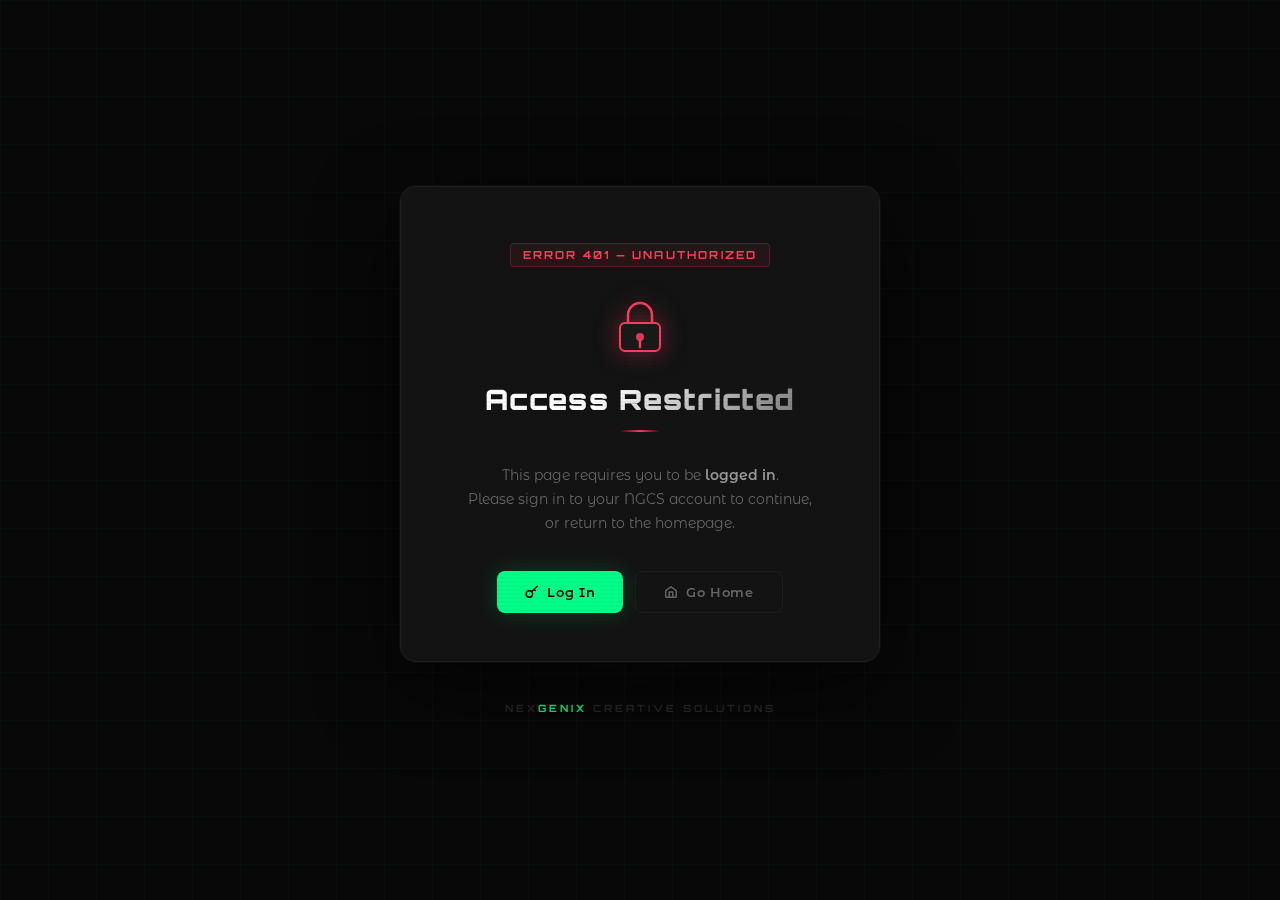
<file: access-denied.html>
<!DOCTYPE html>
<html lang="en">
<head>
  <meta charset="UTF-8" />
  <meta name="viewport" content="width=device-width, initial-scale=1.0" />
  <title>Access Denied — NGCS</title>

  <!-- auth.js must be included but access-denied.html is whitelisted — no redirect loop -->
  <script src="auth.js"></script>

  <link rel="preconnect" href="https://fonts.googleapis.com" />
  <link rel="preconnect" href="https://fonts.gstatic.com" crossorigin />
  <link href="https://fonts.googleapis.com/css2?family=Orbitron:wght@700;900&family=Montserrat+Alternates:wght@400;500;600&display=swap" rel="stylesheet" />

  <style>
    *, *::before, *::after { box-sizing: border-box; margin: 0; padding: 0; }

    :root {
      --black:      #080808;
      --dark:       #0e0e0e;
      --card:       #131313;
      --border:     #1f1f1f;
      --green:      #00ff88;
      --green-dim:  #00cc6a;
      --green-glow: rgba(0, 255, 136, 0.18);
      --red:        #ff3c5a;
      --red-glow:   rgba(255, 60, 90, 0.15);
      --text:       #e8e8e8;
      --muted:      #666;
    }

    html, body {
      height: 100%;
      background: var(--black);
      color: var(--text);
      font-family: 'Montserrat Alternates', sans-serif;
      overflow: hidden;
    }

    /* ── Animated grid background ── */
    body::before {
      content: '';
      position: fixed;
      inset: 0;
      background-image:
        linear-gradient(rgba(0,255,136,0.03) 1px, transparent 1px),
        linear-gradient(90deg, rgba(0,255,136,0.03) 1px, transparent 1px);
      background-size: 48px 48px;
      animation: gridShift 20s linear infinite;
      pointer-events: none;
      z-index: 0;
    }

    @keyframes gridShift {
      0%   { background-position: 0 0; }
      100% { background-position: 48px 48px; }
    }

    /* ── Center wrapper ── */
    .scene {
      position: relative;
      z-index: 1;
      height: 100vh;
      display: flex;
      flex-direction: column;
      align-items: center;
      justify-content: center;
      padding: 24px;
      gap: 0;
    }

    /* ── Glow orb behind card ── */
    .orb {
      position: absolute;
      width: 480px;
      height: 480px;
      border-radius: 50%;
      background: radial-gradient(circle, var(--red-glow) 0%, transparent 70%);
      filter: blur(40px);
      pointer-events: none;
      animation: pulse 4s ease-in-out infinite;
    }

    @keyframes pulse {
      0%, 100% { transform: scale(1);   opacity: 1; }
      50%       { transform: scale(1.1); opacity: 0.7; }
    }

    /* ── Card ── */
    .card {
      position: relative;
      background: var(--card);
      border: 1px solid var(--border);
      border-radius: 16px;
      padding: 56px 48px 48px;
      max-width: 480px;
      width: 100%;
      text-align: center;
      box-shadow:
        0 0 0 1px rgba(255,255,255,0.03),
        0 24px 80px rgba(0,0,0,0.6);
      animation: cardIn 0.5s cubic-bezier(0.22, 1, 0.36, 1) both;
    }

    @keyframes cardIn {
      from { opacity: 0; transform: translateY(24px) scale(0.97); }
      to   { opacity: 1; transform: translateY(0)    scale(1); }
    }

    /* ── Error code badge ── */
    .badge {
      display: inline-block;
      font-family: 'Orbitron', monospace;
      font-size: 11px;
      font-weight: 700;
      letter-spacing: 0.2em;
      color: var(--red);
      background: rgba(255, 60, 90, 0.08);
      border: 1px solid rgba(255, 60, 90, 0.25);
      border-radius: 4px;
      padding: 4px 12px;
      margin-bottom: 28px;
      text-transform: uppercase;
    }

    /* ── Lock icon ── */
    .lock-wrap {
      margin-bottom: 24px;
    }

    .lock-icon {
      width: 64px;
      height: 64px;
      margin: 0 auto;
      position: relative;
    }

    .lock-icon svg {
      width: 100%;
      height: 100%;
      filter: drop-shadow(0 0 12px rgba(255,60,90,0.4));
    }

    /* ── Heading ── */
    h1 {
      font-family: 'Orbitron', monospace;
      font-size: clamp(22px, 5vw, 28px);
      font-weight: 900;
      letter-spacing: 0.04em;
      line-height: 1.2;
      margin-bottom: 14px;
      background: linear-gradient(135deg, #fff 40%, var(--muted));
      -webkit-background-clip: text;
      -webkit-text-fill-color: transparent;
      background-clip: text;
    }

    /* ── Body text ── */
    p {
      font-size: 14px;
      font-weight: 400;
      color: var(--muted);
      line-height: 1.7;
      margin-bottom: 36px;
    }

    p strong {
      color: #999;
      font-weight: 600;
    }

    /* ── Divider ── */
    .divider {
      width: 40px;
      height: 2px;
      background: linear-gradient(90deg, transparent, var(--red), transparent);
      margin: 0 auto 32px;
      border-radius: 2px;
    }

    /* ── Buttons ── */
    .actions {
      display: flex;
      gap: 12px;
      justify-content: center;
      flex-wrap: wrap;
    }

    .btn {
      display: inline-flex;
      align-items: center;
      gap: 8px;
      font-family: 'Montserrat Alternates', sans-serif;
      font-size: 13px;
      font-weight: 600;
      letter-spacing: 0.05em;
      padding: 12px 28px;
      border-radius: 8px;
      border: none;
      cursor: pointer;
      text-decoration: none;
      transition: transform 0.15s, box-shadow 0.15s, background 0.15s;
    }

    .btn:active { transform: scale(0.97); }

    .btn-primary {
      background: var(--green);
      color: #000;
      box-shadow: 0 0 24px var(--green-glow);
    }

    .btn-primary:hover {
      background: var(--green-dim);
      box-shadow: 0 0 36px rgba(0,255,136,0.3);
      transform: translateY(-1px);
    }

    .btn-ghost {
      background: transparent;
      color: var(--muted);
      border: 1px solid var(--border);
    }

    .btn-ghost:hover {
      border-color: #333;
      color: var(--text);
      transform: translateY(-1px);
    }

    /* ── Wordmark ── */
    .wordmark {
      margin-top: 40px;
      font-family: 'Orbitron', monospace;
      font-size: 10px;
      font-weight: 700;
      letter-spacing: 0.3em;
      color: #2a2a2a;
      text-transform: uppercase;
      animation: cardIn 0.5s 0.2s both;
    }

    .wordmark span { color: var(--green); }

    /* ── Scanline overlay ── */
    .card::after {
      content: '';
      position: absolute;
      inset: 0;
      border-radius: inherit;
      background: repeating-linear-gradient(
        0deg,
        transparent,
        transparent 2px,
        rgba(0,0,0,0.04) 2px,
        rgba(0,0,0,0.04) 4px
      );
      pointer-events: none;
    }
  </style>
</head>
<body>

<div class="scene">
  <div class="orb"></div>

  <div class="card">
    <div class="badge">Error 401 — Unauthorized</div>

    <div class="lock-wrap">
      <div class="lock-icon">
        <!-- Lock SVG -->
        <svg viewBox="0 0 64 64" fill="none" xmlns="http://www.w3.org/2000/svg">
          <rect x="12" y="28" width="40" height="28" rx="5" fill="#1a1a1a" stroke="#ff3c5a" stroke-width="2"/>
          <path d="M20 28V20C20 13.373 25.373 8 32 8C38.627 8 44 13.373 44 20V28" stroke="#ff3c5a" stroke-width="2.5" stroke-linecap="round"/>
          <circle cx="32" cy="42" r="4" fill="#ff3c5a" opacity="0.9"/>
          <line x1="32" y1="46" x2="32" y2="52" stroke="#ff3c5a" stroke-width="2.5" stroke-linecap="round"/>
        </svg>
      </div>
    </div>

    <h1>Access Restricted</h1>
    <div class="divider"></div>

    <p>
      This page requires you to be <strong>logged in</strong>.<br />
      Please sign in to your NGCS account to continue,<br />or return to the homepage.
    </p>

    <div class="actions">
      <a href="#" class="btn btn-primary" id="loginBtn">
        <!-- Key icon -->
        <svg width="14" height="14" viewBox="0 0 24 24" fill="none" stroke="currentColor" stroke-width="2.5" stroke-linecap="round" stroke-linejoin="round">
          <circle cx="7.5" cy="15.5" r="5.5"/><path d="M21 2l-9.6 9.6M15.5 7.5l2 2"/>
        </svg>
        Log In
      </a>
      <a href="index.html" class="btn btn-ghost">
        <!-- Home icon -->
        <svg width="14" height="14" viewBox="0 0 24 24" fill="none" stroke="currentColor" stroke-width="2.5" stroke-linecap="round" stroke-linejoin="round">
          <path d="M3 9.5L12 3l9 6.5V20a1 1 0 01-1 1H4a1 1 0 01-1-1V9.5z"/><path d="M9 21V12h6v9"/>
        </svg>
        Go Home
      </a>
    </div>
  </div>

  <div class="wordmark">NEX<span>GENIX</span> CREATIVE SOLUTIONS</div>
</div>

<script>
  // Point "Log In" to the login page, preserving the intended destination
  // (auth.js already saved it in sessionStorage when it redirected here)
  document.getElementById("loginBtn").href = "login-signup.html";
</script>

</body>
</html>
</file>
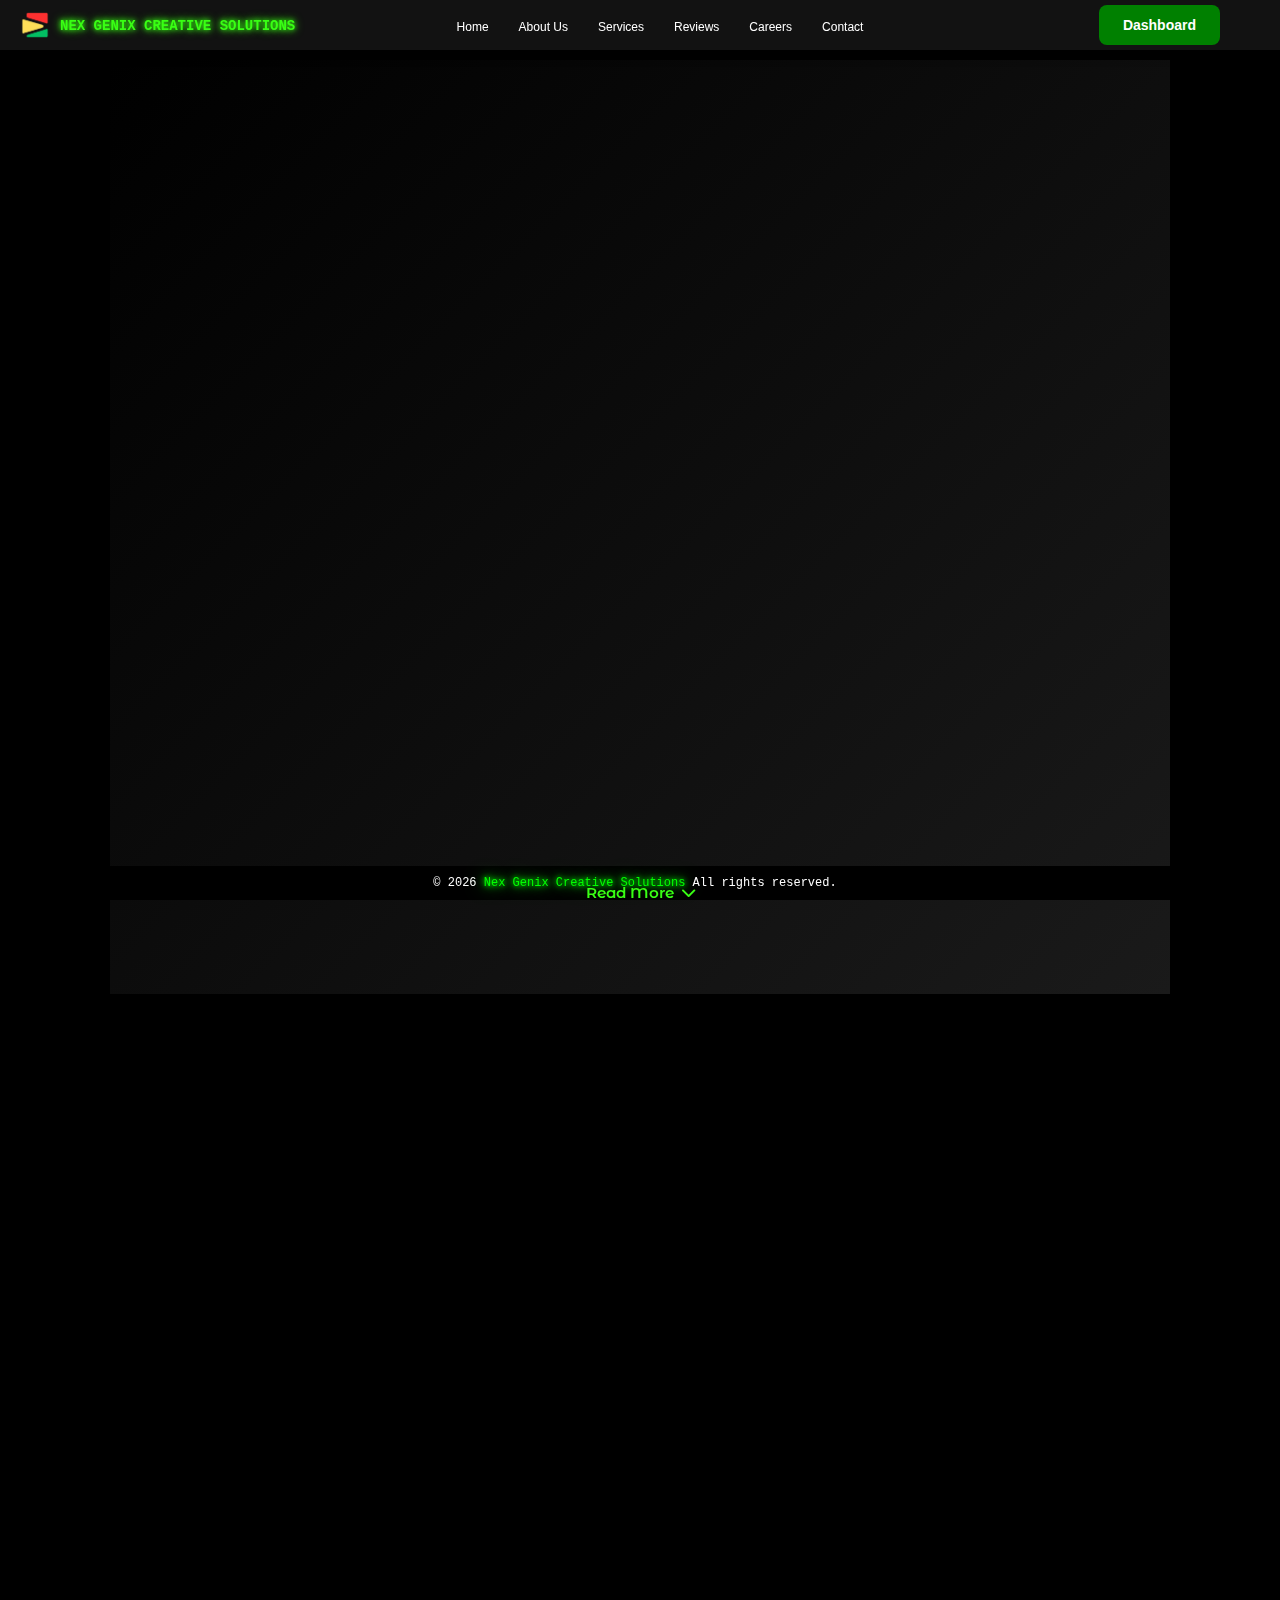
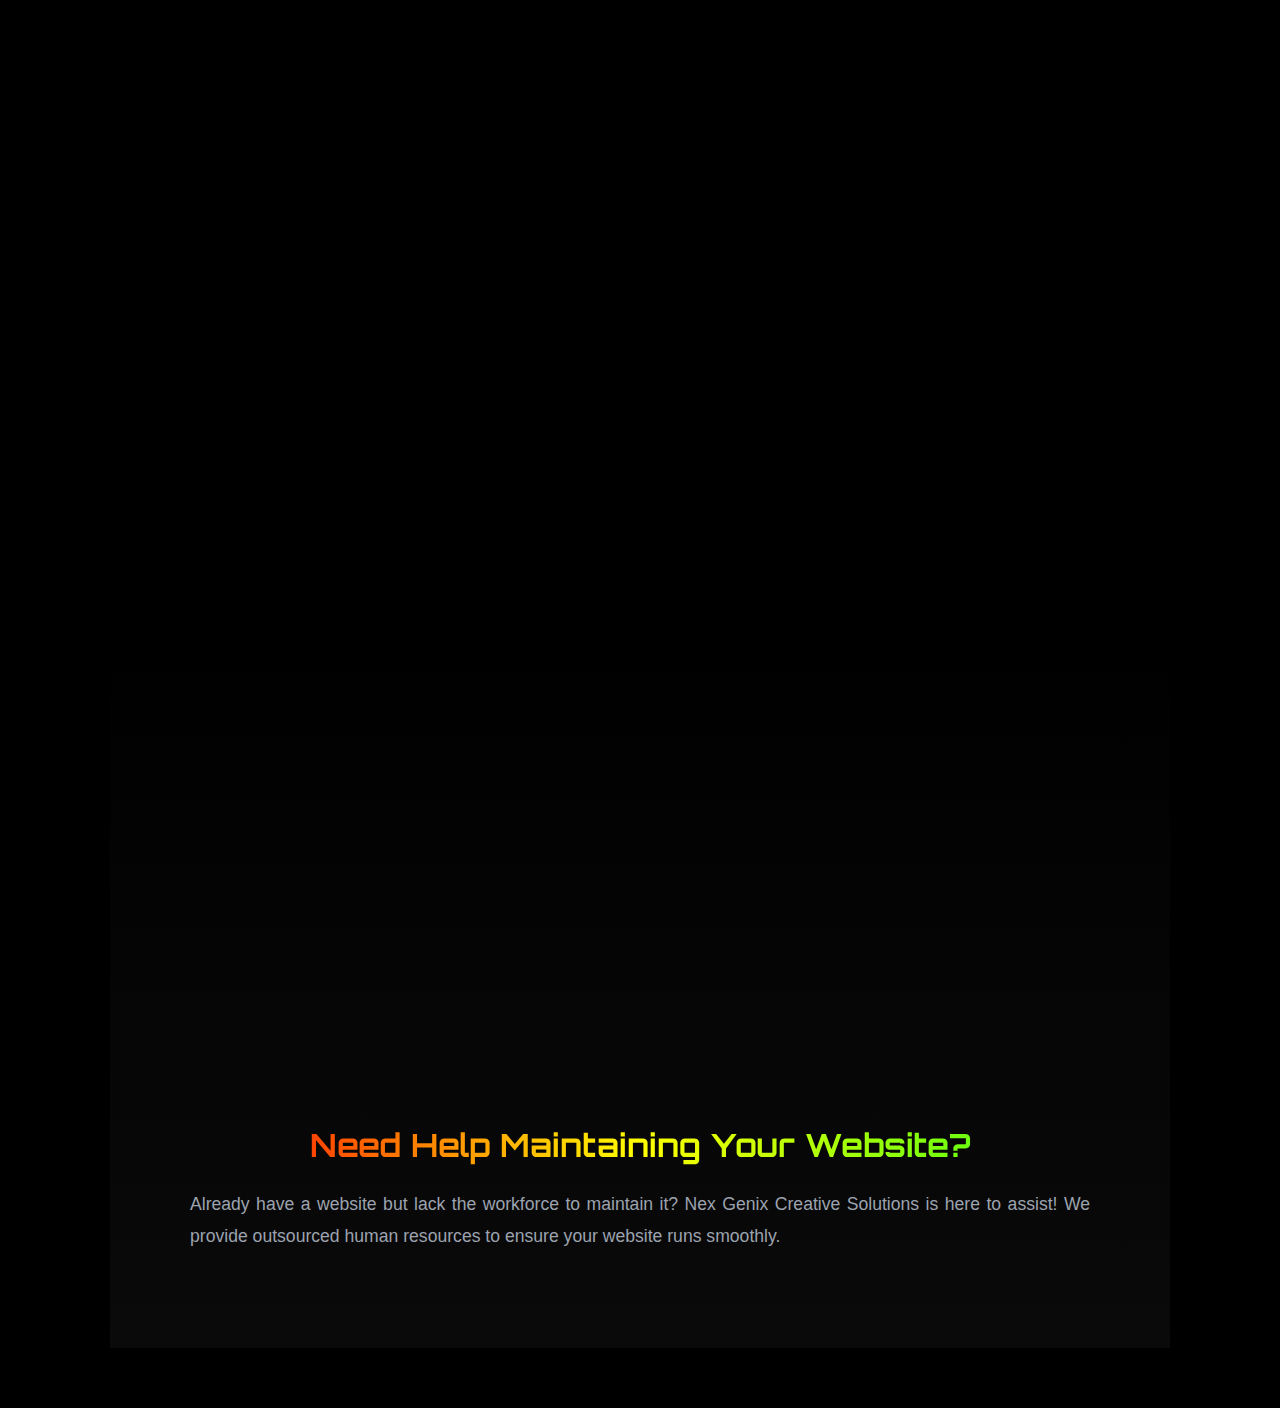
<file: digital-design-and-visual-communication-services.html>
<!DOCTYPE html>
<html lang="en">
<head>
  <meta charset="utf-8" />
  <meta name="viewport" content="width=device-width, initial-scale=1.0" />
  <title>Nex Genix Creative Solutions</title>
  <link rel="stylesheet" href="assets/css/styles.css" />
  <link rel="stylesheet" href="assets/css/responsive.css" />
  <link rel="icon" type="image/x-icon" href="assets/images/favicon.ico">
  <link rel="stylesheet" href="https://cdnjs.cloudflare.com/ajax/libs/font-awesome/6.0.0/css/all.min.css">
  <link rel="preconnect" href="https://fonts.googleapis.com">
  <link rel="preconnect" href="https://fonts.gstatic.com" crossorigin>
  <link href="https://fonts.googleapis.com/css2?family=Montserrat+Alternates:ital,wght@0,100;0,200;0,300;0,400;0,500;0,600;0,700;0,800;0,900;1,100;1,200;1,300;1,400;1,500;1,600;1,700;1,800;1,900&family=Silkscreen:wght@400;700&family=Orbitron:wght@400;500;600;700;800;900&display=swap" rel="stylesheet">

  <style>

    /* =================== FLOATING CODE BACKGROUND =================== */
    .floating-code-container {
      position: fixed;
      inset: 0;
      overflow: hidden;
      pointer-events: none;
      z-index: 0;
    }

    .code-line {
      position: absolute;
      white-space: nowrap;
      font-family: 'Courier New', monospace;
      font-size: 14px;
      color: rgba(57, 255, 20, 0.4);
      text-shadow: 0 0 10px rgba(57, 255, 20, 0.3);
      animation: floatCode linear infinite;
      opacity: 0;
    }

    @keyframes floatCode {
      0%   { transform: translateX(100vw); opacity: 0; }
      10%  { opacity: 1; }
      90%  { opacity: 1; }
      100% { transform: translateX(-100%); opacity: 0; }
    }

    /* =================== HERO SECTION =================== */
    .hero-section {
      position: relative;
      min-height: 60vh;
      display: flex;
      align-items: center;
      justify-content: center;
      padding: 100px 20px 60px;
      background: linear-gradient(135deg, #000000 0%, #1a1a1a 100%);
      overflow: hidden;
    }

    .hero-content {
      max-width: 1200px;
      text-align: center;
      position: relative;
      z-index: 1;
    }

    .hero-title {
      font-family: 'Orbitron', sans-serif;
      font-size: 3rem;
      font-weight: 800;
      line-height: 1.2;
      margin-bottom: 1.5rem;
      opacity: 0;
      animation: fadeInUp 0.8s ease forwards;
    }

    .gradient-text {
      background: linear-gradient(to right, #ff0000, #ffff00, #39FF14);
      -webkit-background-clip: text;
      -webkit-text-fill-color: transparent;
      background-clip: text;
    }

    .hero-subtitle {
      font-size: 1.1rem;
      color: #9ca3af;
      max-width: 900px;
      margin: 0 auto 2.5rem;
      line-height: 1.7;
      opacity: 0;
      animation: fadeInUp 0.8s ease 0.2s forwards;
      text-align: justify;
    }

    .hero-subtitle-preview {
      display: block;
    }

    .hero-subtitle-full {
      max-height: 0;
      overflow: hidden;
      transition: max-height 0.4s ease;
      text-align: justify;
    }

    .hero-subtitle-full.expanded {
      max-height: 500px;
    }

    .hero-read-more {
      background: none;
      border: none;
      color: #39FF14;
      cursor: pointer;
      font-size: 0.95rem;
      font-weight: 600;
      padding: 0.5rem 0;
      display: inline-flex;
      align-items: center;
      gap: 0.5rem;
      transition: all 0.3s ease;
      font-family: 'Montserrat Alternates', sans-serif;
      margin-bottom: 1.5rem;
    }

    .hero-read-more:hover { color: #2ecc71; }
    .hero-read-more i { transition: transform 0.3s ease; }
    .hero-read-more.expanded i { transform: rotate(180deg); }

    .hero-image {
      max-width: 600px;
      width: 100%;
      margin: 2rem auto;
      border-radius: 1rem;
      opacity: 0;
      animation: fadeInUp 0.8s ease 0.4s forwards;
    }

    @keyframes fadeInUp {
      from { opacity: 0; transform: translateY(30px); }
      to   { opacity: 1; transform: translateY(0); }
    }

    /* =================== SERVICES SECTION =================== */
    .services-section {
      position: relative;
      padding: 4rem 1rem;
      background: transparent;
    }

    .services-container {
      max-width: 1280px;
      margin: 0 auto;
    }

    .services-grid {
      display: grid;
      grid-template-columns: repeat(auto-fit, minmax(300px, 1fr));
      gap: 2.5rem;
      margin-bottom: 4rem;
    }

    .service-card {
      position: relative;
      background: linear-gradient(135deg, rgba(17, 24, 39, 0.5), rgba(0, 0, 0, 0.7));
      border: 1px solid #1f2937;
      border-radius: 1rem;
      overflow: hidden;
      transition: all 0.4s ease;
      opacity: 0;
      transform: translateY(50px);
    }

    .service-card.visible {
      animation: fadeInUp 0.6s ease forwards;
    }

    .service-card:hover {
      transform: translateY(-10px);
      border-color: #39FF14;
      box-shadow: 0 20px 60px rgba(57, 255, 20, 0.15);
    }

    .service-image {
      width: 100%;
      height: 200px;
      object-fit: cover;
      background: linear-gradient(135deg, #1a1a1a, #0a0a0a);
      display: flex;
      align-items: center;
      justify-content: center;
      border-bottom: 1px solid #1f2937;
    }

    .service-content {
      padding: 1.5rem;
    }

    .service-title {
      font-family: 'Orbitron', sans-serif;
      font-size: 1.15rem;
      font-weight: 700;
      color: white;
      margin-bottom: 0.75rem;
    }

    .service-description {
      color: #9ca3af;
      line-height: 1.65;
      margin-bottom: 0.875rem;
      font-size: 0.875rem;
      text-align: justify;
    }

    .description-preview {
      display: block;
      text-align: justify;
    }

    .description-full {
      max-height: 0;
      overflow: hidden;
      transition: max-height 0.4s ease;
      text-align: justify;
    }

    .description-full.expanded {
      max-height: 500px;
    }

    .read-more-btn {
      background: none;
      border: none;
      color: #39FF14;
      cursor: pointer;
      font-size: 0.85rem;
      font-weight: 600;
      padding: 0.4rem 0;
      display: flex;
      align-items: center;
      gap: 0.5rem;
      transition: all 0.3s ease;
      font-family: 'Montserrat Alternates', sans-serif;
      margin-bottom: 0.875rem;
    }

    .read-more-btn:hover { color: #2ecc71; }
    .read-more-btn i { transition: transform 0.3s ease; }
    .read-more-btn.expanded i { transform: rotate(180deg); }

    .cta-button {
      width: 100%;
      padding: 0.75rem 1.25rem;
      background: transparent;
      color: #39FF14;
      border: 1px solid #39FF14;
      border-radius: 0.5rem;
      font-weight: 600;
      cursor: pointer;
      transition: all 0.3s ease;
      font-size: 0.9rem;
      font-family: 'Montserrat Alternates', sans-serif;
    }

    .cta-button:hover {
      background: #39FF14;
      color: #000;
      transform: scale(1.02);
    }

    /* =================== INFO SECTION =================== */
    .info-section {
      position: relative;
      padding: 4rem 1rem;
      background: linear-gradient(180deg, #000000 0%, #0a0a0a 100%);
      text-align: center;
    }

    .info-container {
      max-width: 900px;
      margin: 0 auto;
    }

    .info-title {
      font-family: 'Orbitron', sans-serif;
      font-size: 2rem;
      font-weight: 700;
      margin-bottom: 1.5rem;
      color: white;
    }

    .info-text {
      font-size: 1.1rem;
      color: #9ca3af;
      line-height: 1.8;
      margin-bottom: 2rem;
      text-align: justify;
    }

    /* =================== RESPONSIVE — MOBILE OPTIMIZATIONS =================== */
    @media (max-width: 768px) {
      .hero-section {
        padding: 80px 16px 40px;
        min-height: auto;
      }

      .hero-title {
        font-size: 1.85rem;
        margin-bottom: 1rem;
      }

      .hero-subtitle {
        font-size: 0.9rem;
        margin-bottom: 1.25rem;
        line-height: 1.65;
      }

      .hero-image {
        margin: 1rem auto;
        border-radius: 0.75rem;
      }

      .hero-read-more {
        font-size: 0.85rem;
        margin-bottom: 1rem;
      }

      .services-section {
        padding: 2rem 0.875rem;
      }

      .services-grid {
        grid-template-columns: 1fr;
        gap: 1.25rem;
        margin-bottom: 2rem;
      }

      .service-image {
        height: 160px;
      }

      .service-content {
        padding: 1.1rem;
      }

      .service-title {
        font-size: 1rem;
        margin-bottom: 0.5rem;
      }

      .service-description {
        font-size: 0.82rem;
        line-height: 1.6;
        margin-bottom: 0.6rem;
      }

      .read-more-btn {
        font-size: 0.8rem;
        margin-bottom: 0.6rem;
        padding: 0.3rem 0;
      }

      .cta-button {
        padding: 0.65rem 1rem;
        font-size: 0.85rem;
      }

      .info-section {
        padding: 2.5rem 1rem;
      }

      .info-title {
        font-size: 1.4rem;
        margin-bottom: 1rem;
      }

      .info-text {
        font-size: 0.9rem;
        line-height: 1.7;
      }
    }

    @media (max-width: 480px) {
      .hero-title {
        font-size: 1.45rem;
      }

      .hero-subtitle {
        font-size: 0.85rem;
      }

      .service-title {
        font-size: 0.95rem;
      }

      .service-description {
        font-size: 0.8rem;
      }

      .info-title {
        font-size: 1.2rem;
      }

      .info-text {
        font-size: 0.85rem;
      }
    }
  </style>
</head>
<body>
  <!-- Floating Code Background -->
  <div class="floating-code-container" id="floatingCodeContainer"></div>

  <!-- Navigation Bar -->
  <nav id="navbar">
    <div class="logo">
      <img src="assets/images/logo.png" alt="logo">
      <p class="logo-title"><a href="https://nexgenixcreativesolutions.github.io">NEX GENIX CREATIVE SOLUTIONS</a></p>
      <p class="short-title"><a href="https://nexgenixcreativesolutions.github.io">NGCS</a></p>
    </div>

    <div class="hamburger-menu" onclick="toggleMenu()">
      <div class="bar"></div>
      <div class="bar"></div>
      <div class="bar"></div>
    </div>

    <ul class="nav-list">
      <li><a href="https://nexgenixcreativesolutions.github.io">Home</a></li>
      <li><a href="https://nexgenixcreativesolutions.github.io/about-us">About Us</a></li>
      <li><a href="https://nexgenixcreativesolutions.github.io#services">Services</a></li>
      <li><a href="https://nexgenixcreativesolutions.github.io#reviews">Reviews</a></li>
      <li><a href="https://nexgenixcreativesolutions.github.io/careers">Careers</a></li>
      <li><a href="https://nexgenixcreativesolutions.github.io/contact">Contact</a></li>
    </ul>

    <div class="auth-buttons" id="auth-buttons">      <a href="https://nexgenixcreativesolutions.github.io/dashboard" class="dashboard-btn">Dashboard</a>
    </div>
  </nav>

  <!-- Hero Section -->
  <section class="hero-section">
    <div class="hero-content">
      <h1 class="hero-title">
        Digital Design & <span class="gradient-text">Visual Communication</span>
      </h1>
      <img src="assets/images/33.png" alt="Digital Design Services" class="hero-image">
      <div class="hero-subtitle">
        <p class="hero-subtitle-preview">
          Professional website design is essential for business success. Let Nex Genix Creative Solutions handle your web presence while you focus on your core business operations.
        </p>
        <div class="hero-subtitle-full">
          Why Is It Important to Have Experts Design Your Website? Running a business comes with numerous responsibilities, and adding website design and management to your workload can be overwhelming. That's where Nex Genix Creative Solutions comes in—specializing in creating and managing professional websites, allowing you to focus on your core business operations. A well-designed website is just as essential as maintaining a fully stocked store. It serves as a key platform for clients and customers to assess your brand's credibility, making a strong online presence crucial for business success.
        </div>
      </div>
      <button class="hero-read-more" onclick="toggleHeroDescription(this)">
        Read More <i class="fas fa-chevron-down"></i>
      </button>
    </div>
  </section>

  <!-- Services Section -->
  <section class="services-section">
    <div class="services-container">
      <div class="services-grid">

        <div class="service-card">
          <img src="assets/images/app design.png" class="service-image" alt="App Design">
          <div class="service-content">
            <h3 class="service-title">App Design</h3>
            <div class="service-description">
              <p class="description-preview">
                User-friendly mobile app interfaces designed to boost engagement and drive revenue growth.
              </p>
              <div class="description-full">
                Our mobile app design services focus on crafting user-friendly and captivating interfaces for applications. We strive to boost user engagement, establish a compelling brand identity, optimize app functionality, and drive revenue growth.
              </div>
            </div>
            <button class="read-more-btn" onclick="toggleDescription(this)">
              Read More <i class="fas fa-chevron-down"></i>
            </button>
            <button class="cta-button">Select Service</button>
          </div>
        </div>

        <div class="service-card">
          <img src="assets/images/web design.png" class="service-image" alt="Web Design">
          <div class="service-content">
            <h3 class="service-title">Web Design</h3>
            <div class="service-description">
              <p class="description-preview">
                Beautiful, functional website designs transformed into reality using modern web technologies.
              </p>
              <div class="description-full">
                Our web design service entails the creation of visual elements and layout for a website, while coding is the process of transforming these designs into a functional website using programming languages such as HTML, CSS, and JavaScript.
              </div>
            </div>
            <button class="read-more-btn" onclick="toggleDescription(this)">
              Read More <i class="fas fa-chevron-down"></i>
            </button>
            <button class="cta-button">Select Service</button>
          </div>
        </div>

        <div class="service-card">
          <img src="assets/images/web development.png" class="service-image" alt="Web Development">
          <div class="service-content">
            <h3 class="service-title">Web Development</h3>
            <div class="service-description">
              <p class="description-preview">
                Comprehensive web solutions including eCommerce, cybersecurity, and custom CMS development.
              </p>
              <div class="description-full">
                Our web development services cover a broad spectrum, including websites, cybersecurity solutions, UX/UI design, eCommerce solutions, website architectures, QA testing, maintenance, consulting, and custom CMS development.
              </div>
            </div>
            <button class="read-more-btn" onclick="toggleDescription(this)">
              Read More <i class="fas fa-chevron-down"></i>
            </button>
            <button class="cta-button">Select Service</button>
          </div>
        </div>

        <div class="service-card">
          <img src="assets/images/UIUX design.png" class="service-image" alt="UI/UX Design">
          <div class="service-content">
            <h3 class="service-title">UI/UX Design</h3>
            <div class="service-description">
              <p class="description-preview">
                Seamless user experiences with aesthetically pleasing, intuitive interfaces.
              </p>
              <div class="description-full">
                UX design services prioritize crafting a seamless and meaningful user experience. UI design focuses on the visual and interactive aspects for aesthetically pleasing interfaces.
              </div>
            </div>
            <button class="read-more-btn" onclick="toggleDescription(this)">
              Read More <i class="fas fa-chevron-down"></i>
            </button>
            <button class="cta-button">Select Service</button>
          </div>
        </div>

        <div class="service-card">
          <img src="assets/images/logo-design.gif" class="service-image" alt="Logo Design">
          <div class="service-content">
            <h3 class="service-title">Logo Design</h3>
            <div class="service-description">
              <p class="description-preview">
                Unique, memorable logos that truly represent your brand identity.
              </p>
              <div class="description-full">
                Our team creates unique and memorable logos that truly represent your brand. Each element is carefully chosen to convey your brand identity.
              </div>
            </div>
            <button class="read-more-btn" onclick="toggleDescription(this)">
              Read More <i class="fas fa-chevron-down"></i>
            </button>
            <button class="cta-button">Select Service</button>
          </div>
        </div>

        <div class="service-card">
          <img src="assets/images/video-ads.gif" class="service-image" alt="Video Ads">
          <div class="service-content">
            <h3 class="service-title">Video Ads</h3>
            <div class="service-description">
              <p class="description-preview">
                High-quality video production from concept to final delivery that captivates your audience.
              </p>
              <div class="description-full">
                High-quality videos to captivate your audience and communicate your message effectively, from concept development to final production.
              </div>
            </div>
            <button class="read-more-btn" onclick="toggleDescription(this)">
              Read More <i class="fas fa-chevron-down"></i>
            </button>
            <button class="cta-button">Select Service</button>
          </div>
        </div>

      </div>
    </div>
  </section>

  <!-- Additional Info Section -->
  <section class="info-section">
    <div class="info-container">
      <img src="assets/images/34.png" alt="Website Maintenance" class="hero-image">
      <h2 class="info-title gradient-text">Need Help Maintaining Your Website?</h2>
      <p class="info-text">
        Already have a website but lack the workforce to maintain it? Nex Genix Creative Solutions is here to assist! We provide outsourced human resources to ensure your website runs smoothly.
      </p>
    </div>
  </section>

  <!-- Footer -->
  <footer>&copy; 2026 <span>Nex Genix Creative Solutions</span> All rights reserved.</footer>

  <!-- JavaScript -->
  <script>

    // =================== FLOATING CODE BACKGROUND ===================
    const codeSnippets = [
      'const nexgenix = () => {',
      'function createSolution() {',
      'import { Innovation } from "future"',
      '<div className="digital">',
      'async function buildDreams() {',
      'export default Excellence;',
      'return <Success />;',
      'const vision = await design();',
      'npm install creativity',
      'git commit -m "launch"',
      'SELECT * FROM solutions;',
      'CREATE TABLE success;',
      '{ transform: "ideas" }',
      '.future { display: flex; }',
      'onClick={() => innovate()}',
      'useState(creativity);',
      'useEffect(() => grow());',
      'class Digital extends Tech {',
      'interface Vision { }',
      'type Success = Promise<Growth>;'
    ];

    function createFloatingCodeBackground() {
      const container = document.getElementById('floatingCodeContainer');
      for (let i = 0; i < 15; i++) {
        const codeLine = document.createElement('div');
        codeLine.className = 'code-line';
        const randomSnippet = codeSnippets[Math.floor(Math.random() * codeSnippets.length)];
        codeLine.textContent = randomSnippet;
        const yPosition = 5 + (i * 6);
        const duration = 15 + Math.random() * 10;
        const delay = Math.random() * 20;
        codeLine.style.top = `${yPosition}%`;
        codeLine.style.animationDuration = `${duration}s`;
        codeLine.style.animationDelay = `${delay}s`;
        container.appendChild(codeLine);
      }
    }

    // =================== TOGGLE HERO DESCRIPTION ===================
    function toggleHeroDescription(button) {
      const fullDescription = document.querySelector('.hero-subtitle-full');
      fullDescription.classList.toggle('expanded');
      button.classList.toggle('expanded');
      if (fullDescription.classList.contains('expanded')) {
        button.innerHTML = 'Read Less <i class="fas fa-chevron-up"></i>';
      } else {
        button.innerHTML = 'Read More <i class="fas fa-chevron-down"></i>';
      }
    }

    // =================== TOGGLE SERVICE DESCRIPTION ===================
    function toggleDescription(button) {
      const card = button.closest('.service-content');
      const fullDescription = card.querySelector('.description-full');
      fullDescription.classList.toggle('expanded');
      button.classList.toggle('expanded');
      if (fullDescription.classList.contains('expanded')) {
        button.innerHTML = 'Read Less <i class="fas fa-chevron-up"></i>';
      } else {
        button.innerHTML = 'Read More <i class="fas fa-chevron-down"></i>';
      }
    }

    // =================== SCROLL ANIMATIONS ===================
    function initScrollAnimations() {
      const observer = new IntersectionObserver((entries) => {
        entries.forEach(entry => {
          if (entry.isIntersecting) {
            entry.target.classList.add('visible');
          }
        });
      }, { threshold: 0.1 });

      document.querySelectorAll('.service-card').forEach(card => {
        observer.observe(card);
      });
    }

    // =================== TOGGLE MENU ===================
    function toggleMenu() {
      document.querySelector('.nav-list').classList.toggle('active');
      document.querySelector('.hamburger-menu').classList.toggle('open');
    }

    // =================== INITIALIZE ===================
    document.addEventListener('DOMContentLoaded', function () {
      createFloatingCodeBackground();
      initScrollAnimations();

      // ── Service Button Click Handler ──
      // Maps each service card title to its dashboard filter type,
      // then redirects to the dashboard with ?service= in the URL.
      const serviceTypeMap = {
        'App Design':      'app-design',
        'Web Design':      'web-design',
        'Web Development': 'web-development',
        'UI/UX Design':    'ui-ux-design',
        'Logo Design':     'logo-design',
        'Video Ads':       'video-ads'
      };

      document.querySelectorAll('.cta-button').forEach(button => {
        button.addEventListener('click', () => {
          const serviceName = button
            .closest('.service-card')
            .querySelector('.service-title')
            .innerText.trim();
          const serviceType = serviceTypeMap[serviceName] || 'all';
          window.location.href =
            `https://nexgenixcreativesolutions.github.io/dashboard?service=${serviceType}`;
        });
      });
    });

  </script>
</body>
</html>
</file>
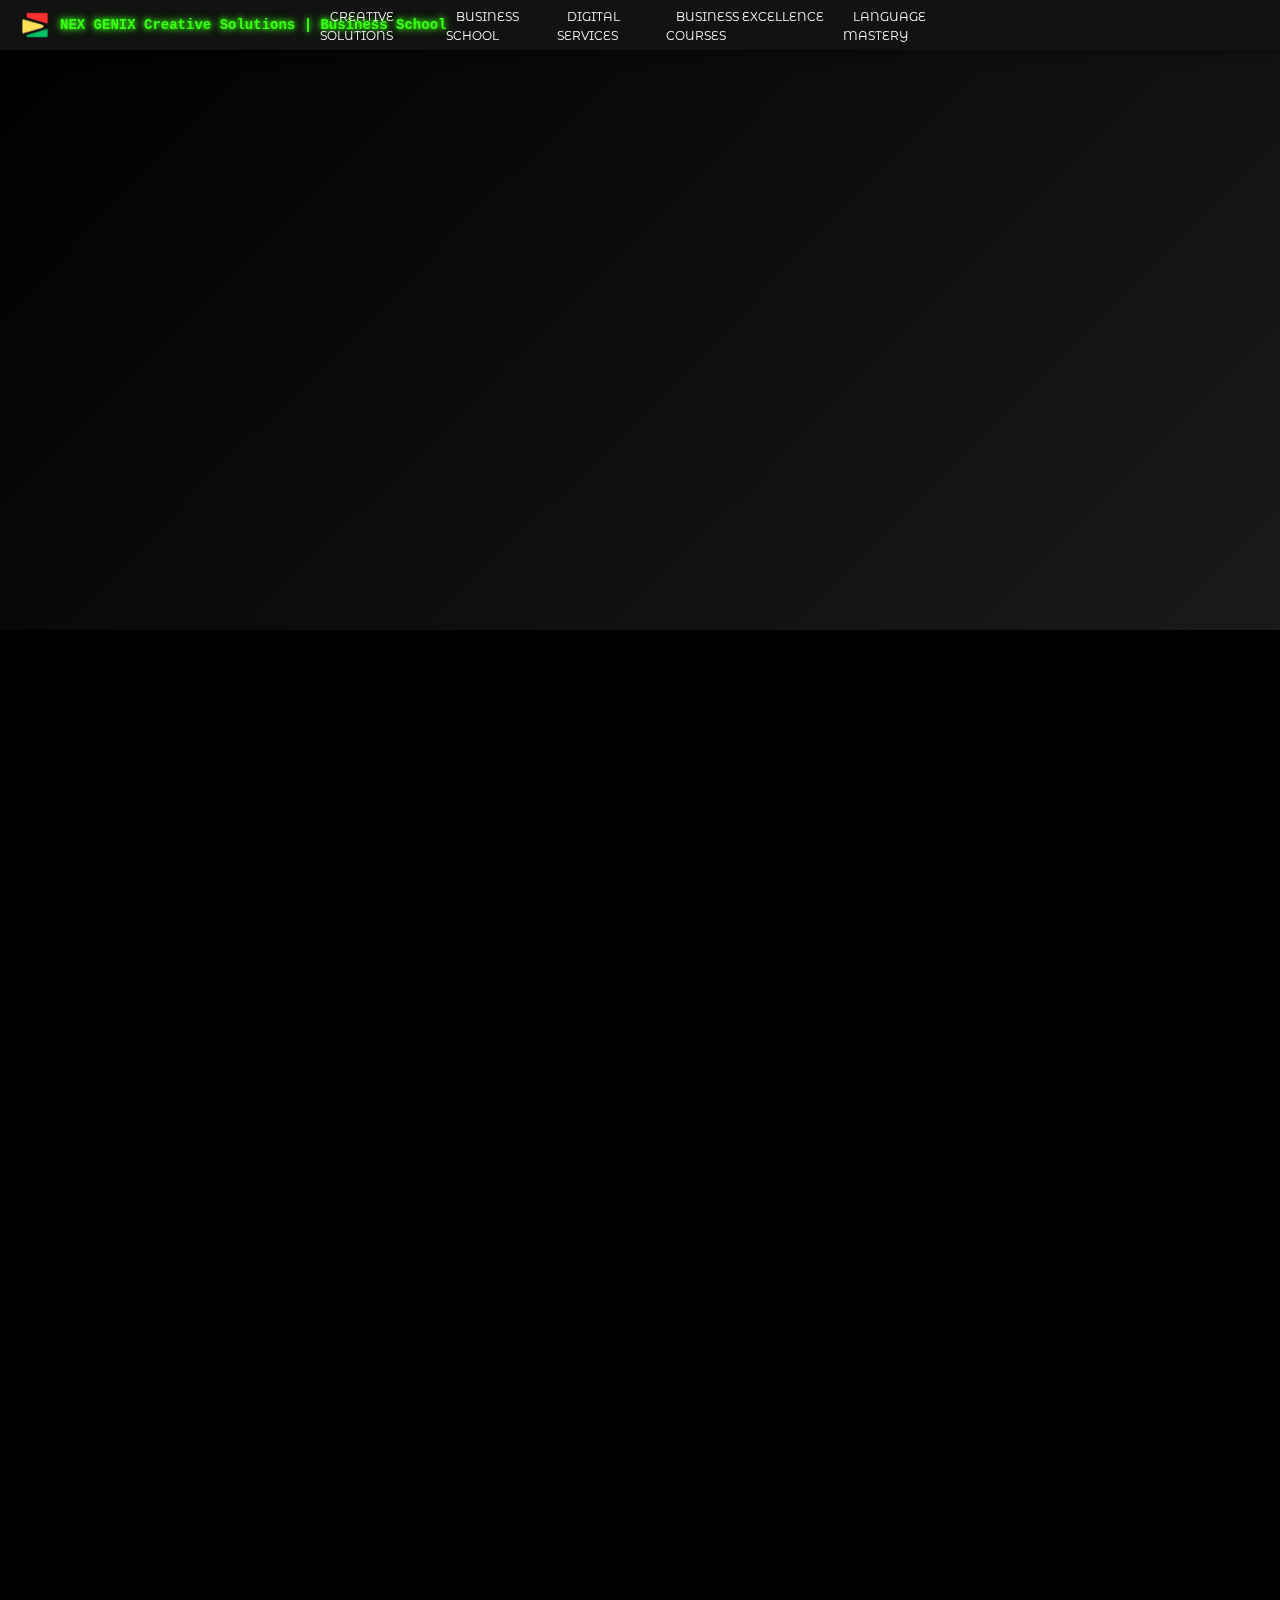
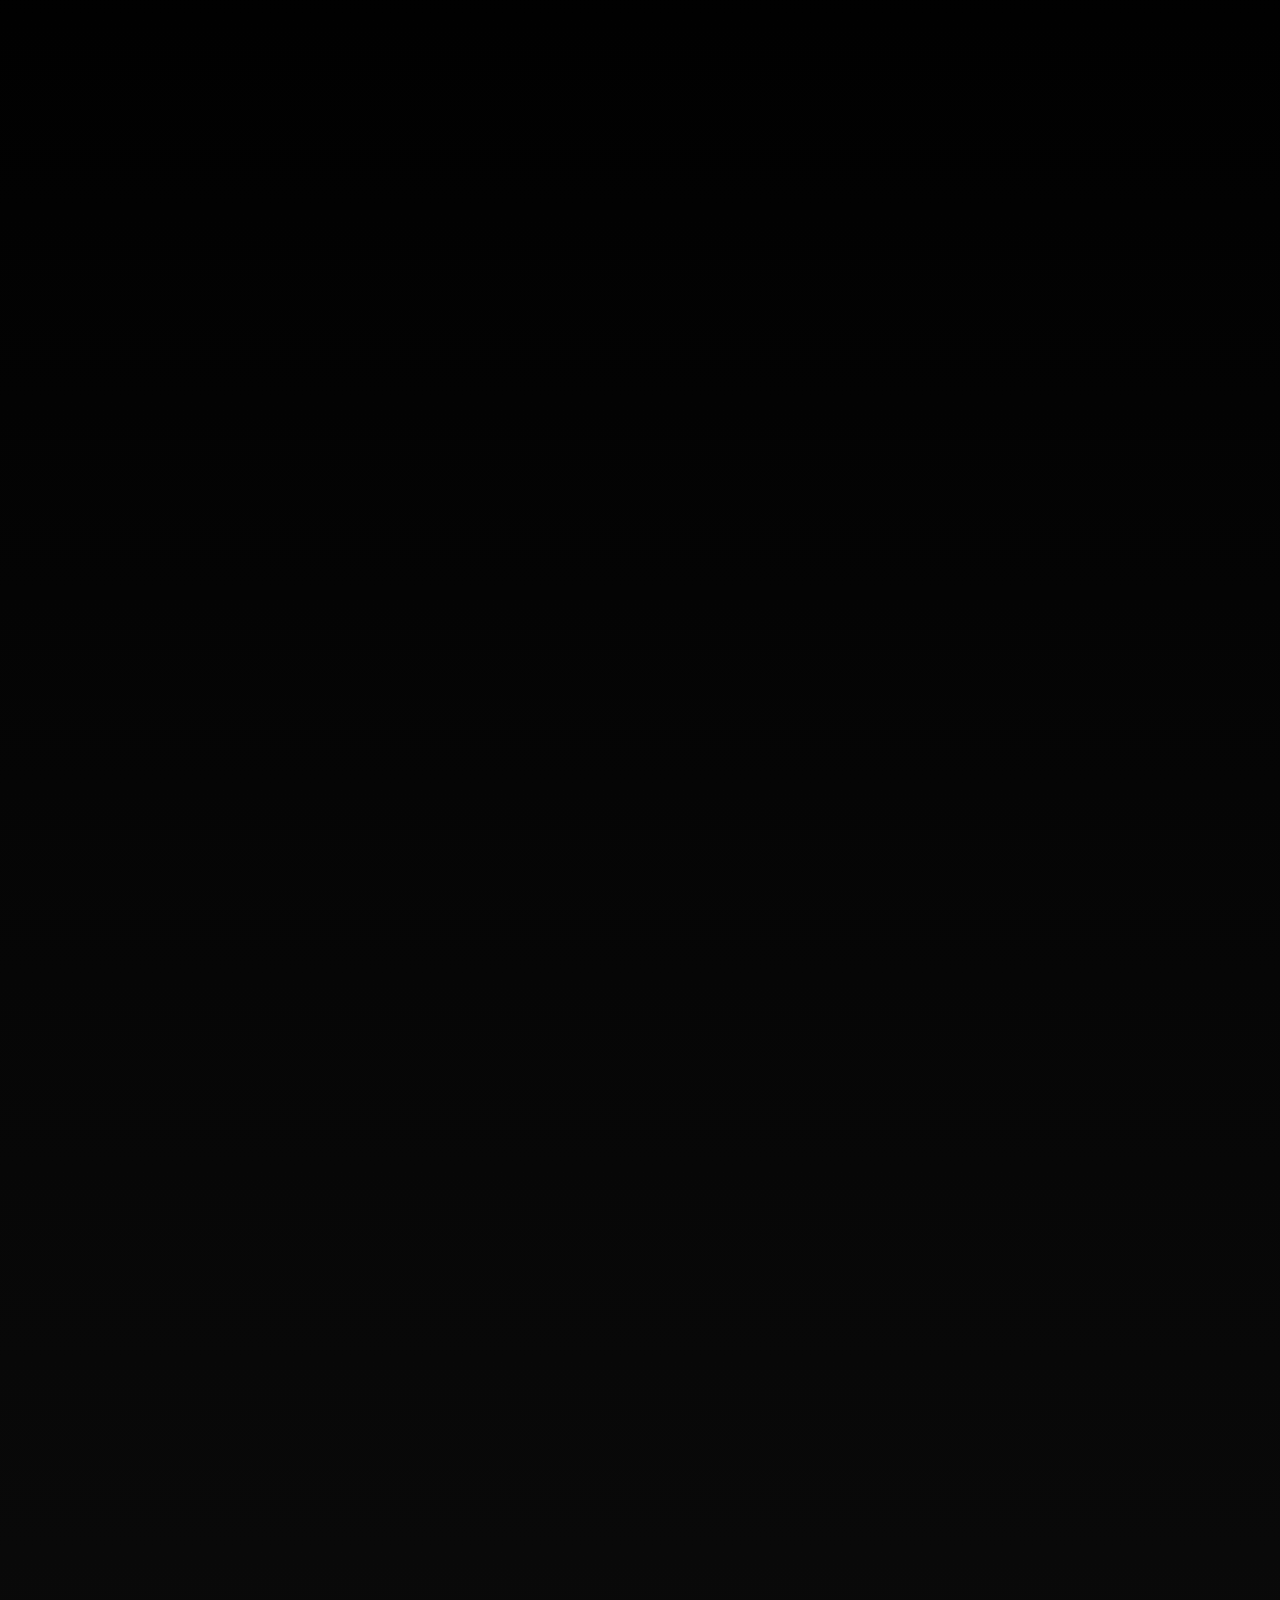
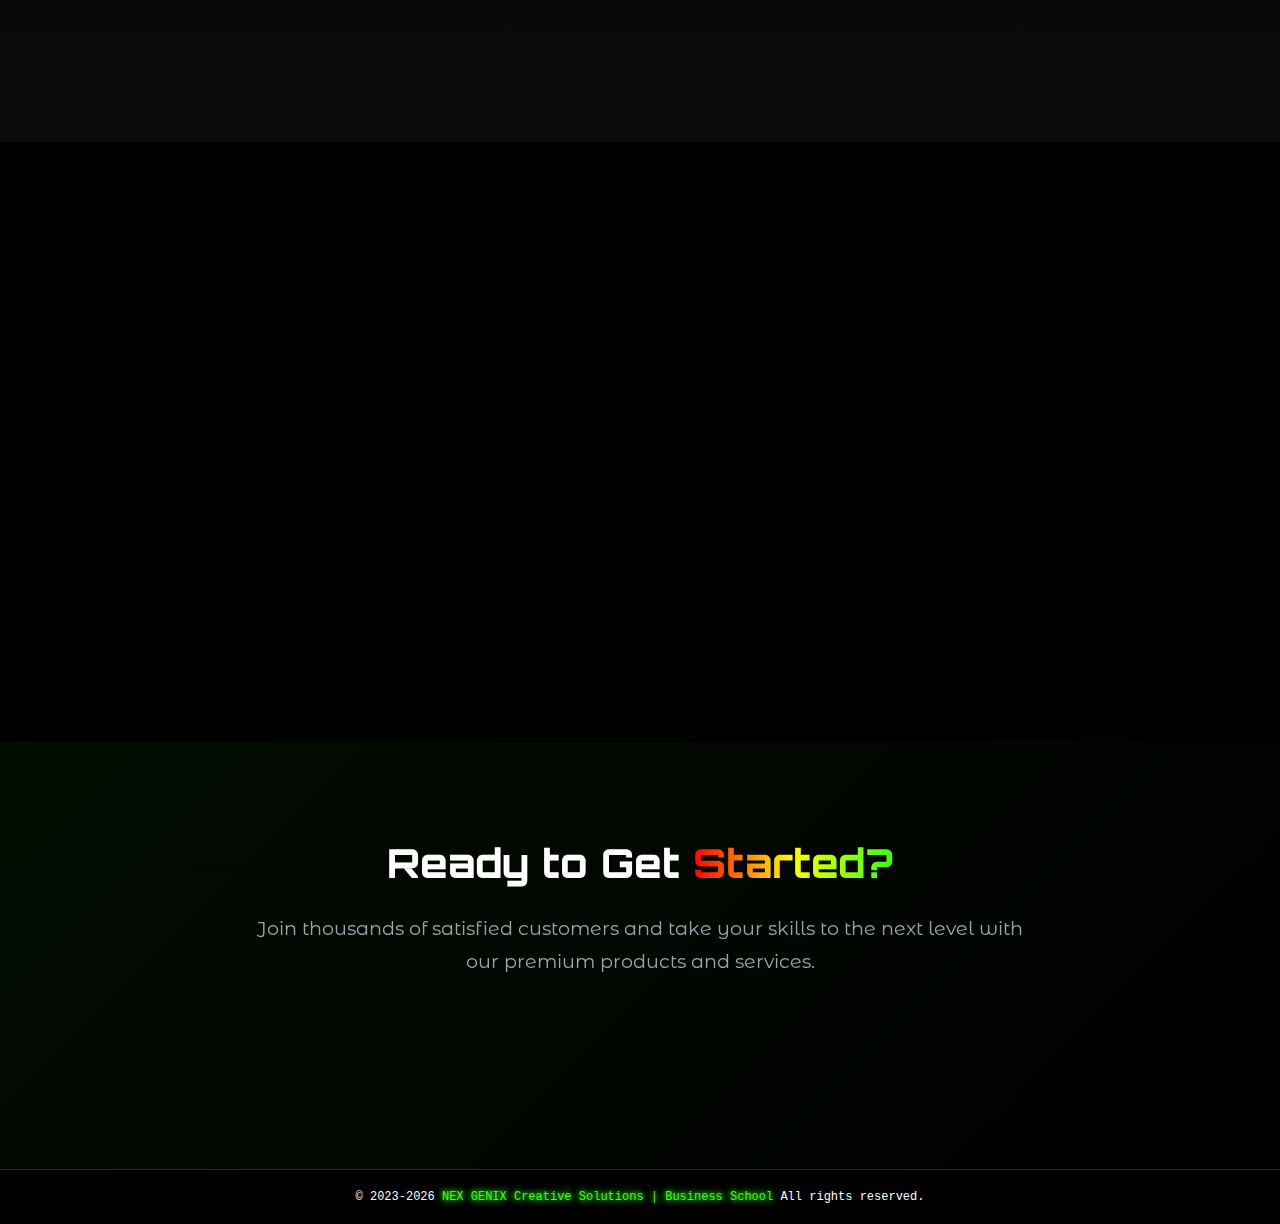
<file: product-landing.html>
<!DOCTYPE html>
<html lang="en">
  <head>
    <meta charset="utf-8" />
    <meta name="viewport" content="width=device-width, initial-scale=1.0" />
    <title>NEX GENIX Creative Solutions | Business School</title>
    <link rel="icon" type="image/x-icon" href="assets/images/favicon.ico">
    <!-- Font Awesome for Icons -->
    <link rel="stylesheet" href="https://cdnjs.cloudflare.com/ajax/libs/font-awesome/6.0.0/css/all.min.css">
    <link rel="preconnect" href="https://fonts.googleapis.com">
    <link rel="preconnect" href="https://fonts.gstatic.com" crossorigin>
    <link href="https://fonts.googleapis.com/css2?family=Montserrat+Alternates:ital,wght@0,100;0,200;0,300;0,400;0,500;0,600;0,700;0,800;0,900;1,100;1,200;1,300;1,400;1,500;1,600;1,700;1,800;1,900&family=Silkscreen:wght@400;700&family=Orbitron:wght@400;500;600;700;800;900&display=swap" rel="stylesheet">
    
    <style>
      /* =================== GLOBAL RESET & BASE =================== */
      * {
        margin: 0;
        padding: 0;
        box-sizing: border-box;
      }

      html, body {
        max-width: 100%;
        overflow-x: hidden;
        scroll-behavior: smooth;
      }

      body {
        font-family: 'Montserrat Alternates', sans-serif;
        background-color: #000;
        color: white;
        position: relative;
        min-height: 100vh;
      }

      /* =================== FLOATING CODE BACKGROUND =================== */
      .floating-code-container {
        position: fixed;
        inset: 0;
        overflow: hidden;
        pointer-events: none;
        z-index: 0;
      }

      .code-line {
        position: absolute;
        white-space: nowrap;
        font-family: 'Courier New', monospace;
        font-size: 14px;
        color: rgba(57, 255, 20, 0.4);
        text-shadow: 0 0 10px rgba(57, 255, 20, 0.3);
        animation: floatCode linear infinite;
        opacity: 0;
      }

      @keyframes floatCode {
        0% {
          transform: translateX(100vw);
          opacity: 0;
        }
        10% {
          opacity: 1;
        }
        90% {
          opacity: 1;
        }
        100% {
          transform: translateX(-100%);
          opacity: 0;
        }
      }

      /* =================== NAVBAR =================== */
      #navbar {
        position: fixed;
        top: 0;
        left: 0;
        width: 100%;
        height: 50px;
        padding: 5px 20px;
        background-color: #121212;
        box-shadow: 0 2px 10px rgba(0, 0, 0, 0.5);
        display: flex;
        align-items: center;
        justify-content: space-between;
        z-index: 1000;
      }

      #navbar .logo {
        display: flex;
        align-items: center;
        gap: 10px;
      }

      #navbar .logo img {
        height: 30px;
        width: 30px;
        border-radius: 8px;
        object-fit: cover;
      }

      #navbar .logo a {
        color: #39FF14;
        text-shadow: 0 0 5px #39FF14, 0 0 10px #39FF14;
        font-size: 14px;
        font-weight: bold;
        text-decoration: none;
        font-family: 'Courier New', monospace;
      }

      .short-title {
        display: none;
      }

      #navbar .nav-list {
        list-style: none;
        display: flex;
        gap: 10px;
        position: absolute;
        left: 50%;
        transform: translateX(-50%);
      }

      #navbar .nav-list li {
        display: inline-block;
      }

      #navbar .nav-list a {
        text-decoration: none;
        color: white;
        font-size: 12px;
        padding: 8px 10px;
        transition: color 0.3s ease;
      }

      #navbar .nav-list a:hover {
        color: #39FF14;
      }

      .hamburger-menu {
        display: none;
      }



      /* =================== HERO SECTION =================== */
      .hero-section {
        position: relative;
        min-height: 70vh;
        display: flex;
        align-items: center;
        justify-content: center;
        padding: 100px 20px 60px;
        background: linear-gradient(135deg, #000000 0%, #1a1a1a 100%);
        overflow: hidden;
      }

      .hero-content {
        max-width: 1200px;
        text-align: center;
        position: relative;
        z-index: 1;
      }

      .hero-eyebrow {
        font-family: 'Orbitron', sans-serif;
        font-size: 0.9rem;
        letter-spacing: 3px;
        text-transform: uppercase;
        color: #39FF14;
        margin-bottom: 1.5rem;
        opacity: 0;
        animation: fadeInUp 0.8s ease forwards;
      }

      .hero-title {
        font-family: 'Orbitron', sans-serif;
        font-size: 3.5rem;
        font-weight: 800;
        line-height: 1.2;
        margin-bottom: 1.5rem;
        opacity: 0;
        animation: fadeInUp 0.8s ease 0.2s forwards;
      }

      .gradient-text {
        background: linear-gradient(to right, #ff0000, #ffff00, #39FF14);
        -webkit-background-clip: text;
        -webkit-text-fill-color: transparent;
        background-clip: text;
      }

      .hero-subtitle {
        font-size: 1.2rem;
        color: #9ca3af;
        max-width: 700px;
        margin: 0 auto 2.5rem;
        line-height: 1.7;
        opacity: 0;
        animation: fadeInUp 0.8s ease 0.4s forwards;
      }

      .hero-cta {
        display: flex;
        gap: 1.5rem;
        justify-content: center;
        align-items: center;
        flex-wrap: wrap;
        opacity: 0;
        animation: fadeInUp 0.8s ease 0.6s forwards;
      }

      .btn-primary {
        padding: 1rem 2.5rem;
        background: #39FF14;
        color: #000;
        text-decoration: none;
        font-weight: 700;
        font-size: 1rem;
        border-radius: 0.5rem;
        border: none;
        cursor: pointer;
        transition: all 0.3s ease;
        font-family: 'Montserrat Alternates', sans-serif;
        box-shadow: 0 0 20px rgba(57, 255, 20, 0.5);
        text-transform: uppercase;
        letter-spacing: 0.5px;
      }

      .btn-primary:hover {
        background: #2ee80f;
        transform: translateY(-2px);
        box-shadow: 0 0 30px rgba(57, 255, 20, 0.8), 0 5px 20px rgba(57, 255, 20, 0.4);
      }

      .btn-secondary {
        padding: 1rem 2.5rem;
        background: transparent;
        color: #fff;
        text-decoration: none;
        font-weight: 600;
        font-size: 1rem;
        border-radius: 0.5rem;
        border: 2px solid #fff;
        cursor: pointer;
        transition: all 0.3s ease;
        font-family: 'Montserrat Alternates', sans-serif;
        text-transform: uppercase;
        letter-spacing: 0.5px;
      }

      .btn-secondary:hover {
        background: #fff;
        color: #000;
        transform: translateY(-2px);
        box-shadow: 0 5px 20px rgba(255, 255, 255, 0.3);
      }

      @keyframes fadeInUp {
        to {
          opacity: 1;
          transform: translateY(0);
        }
        from {
          transform: translateY(30px);
        }
      }

      /* =================== CATEGORIES SECTION =================== */
      .categories-section {
        position: relative;
        padding: 6rem 1rem;
        background: transparent;
      }

      .categories-container {
        max-width: 1280px;
        margin: 0 auto;
      }

      .section-header {
        text-align: center;
        margin-bottom: 4rem;
        opacity: 0;
        animation: fadeInUp 0.8s ease forwards;
      }

      .section-title {
        font-family: 'Orbitron', sans-serif;
        font-size: 2.5rem;
        font-weight: 800;
        color: white;
        margin-bottom: 1rem;
      }

      .section-subtitle {
        color: #9ca3af;
        font-size: 1.1rem;
        max-width: 700px;
        margin: 0 auto;
      }

      .categories-grid {
        display: grid;
        grid-template-columns: repeat(auto-fit, minmax(320px, 1fr));
        gap: 2rem;
        margin-bottom: 4rem;
      }

      .category-card {
        position: relative;
        background: linear-gradient(135deg, rgba(17, 24, 39, 0.6), rgba(0, 0, 0, 0.8));
        border: 1px solid #1f2937;
        border-radius: 1rem;
        padding: 2.5rem;
        transition: all 0.4s ease;
        backdrop-filter: blur(10px);
        opacity: 0;
        transform: translateY(50px);
      }

      .category-card.visible {
        animation: fadeInUp 0.6s ease forwards;
      }

      .category-card:hover {
        transform: translateY(-10px);
        border-color: #39FF14;
        box-shadow: 0 15px 50px rgba(57, 255, 20, 0.2);
      }

      .category-icon {
        width: 4rem;
        height: 4rem;
        background: rgba(57, 255, 20, 0.1);
        border-radius: 1rem;
        display: flex;
        align-items: center;
        justify-content: center;
        margin-bottom: 1.5rem;
        transition: all 0.3s ease;
      }

      .category-card:hover .category-icon {
        background: rgba(57, 255, 20, 0.2);
        transform: scale(1.1);
      }

      .category-icon i {
        font-size: 2rem;
        color: #39FF14;
      }

      .category-title {
        font-family: 'Orbitron', sans-serif;
        font-size: 1.5rem;
        font-weight: 700;
        color: white;
        margin-bottom: 1rem;
      }

      .category-description {
        color: #9ca3af;
        line-height: 1.7;
        margin-bottom: 1.5rem;
      }

      .category-link {
        display: inline-flex;
        align-items: center;
        gap: 0.5rem;
        color: #39FF14;
        text-decoration: none;
        font-weight: 600;
        transition: all 0.3s ease;
      }

      .category-link:hover {
        gap: 1rem;
      }

      .category-link i {
        transition: transform 0.3s ease;
      }

      .category-link:hover i {
        transform: translateX(5px);
      }

      /* =================== PRODUCTS SECTION =================== */
      .products-section {
        position: relative;
        padding: 6rem 1rem;
        background: linear-gradient(180deg, #000000 0%, #0a0a0a 100%);
      }

      .products-container {
        max-width: 1280px;
        margin: 0 auto;
      }

      .products-grid {
        display: grid;
        grid-template-columns: repeat(auto-fill, minmax(300px, 1fr));
        gap: 2.5rem;
      }

      .product-card {
        position: relative;
        background: linear-gradient(135deg, rgba(17, 24, 39, 0.5), rgba(0, 0, 0, 0.7));
        border: 1px solid #1f2937;
        border-radius: 1rem;
        overflow: hidden;
        transition: all 0.4s ease;
        opacity: 0;
        transform: translateY(50px);
      }

      .product-card.visible {
        animation: fadeInUp 0.6s ease forwards;
      }

      .product-card:hover {
        transform: translateY(-10px);
        border-color: #39FF14;
        box-shadow: 0 20px 60px rgba(57, 255, 20, 0.15);
      }

      .product-image {
        width: 100%;
        height: 200px;
        object-fit: cover;
        background: linear-gradient(135deg, #1a1a1a, #0a0a0a);
        display: flex;
        align-items: center;
        justify-content: center;
        border-bottom: 1px solid #1f2937;
      }

      .product-image i {
        font-size: 4rem;
        color: #39FF14;
        opacity: 0.3;
      }

      .product-content {
        padding: 2rem;
      }

      .product-category {
        font-size: 0.75rem;
        color: #39FF14;
        text-transform: uppercase;
        letter-spacing: 1px;
        margin-bottom: 0.5rem;
        font-weight: 600;
      }

      .product-title {
        font-family: 'Orbitron', sans-serif;
        font-size: 1.3rem;
        font-weight: 700;
        color: white;
        margin-bottom: 0.75rem;
      }

      .product-description {
        color: #9ca3af;
        line-height: 1.6;
        margin-bottom: 1.5rem;
        font-size: 0.9rem;
      }

      .product-footer {
        display: flex;
        align-items: center;
        justify-content: space-between;
        border-top: 1px solid #1f2937;
        padding-top: 1.5rem;
      }

      .product-price {
        font-family: 'Orbitron', sans-serif;
        font-size: 1.5rem;
        font-weight: 700;
        color: #39FF14;
      }

      .product-price.free {
        color: #ffff00;
      }

      .btn-product {
        padding: 0.75rem 1.5rem;
        background: transparent;
        color: #39FF14;
        border: 1px solid #39FF14;
        border-radius: 0.5rem;
        font-weight: 600;
        cursor: pointer;
        transition: all 0.3s ease;
        text-decoration: none;
        font-size: 0.9rem;
      }

      .btn-product:hover {
        background: #39FF14;
        color: #000;
        transform: scale(1.05);
      }

      /* =================== FEATURES SECTION =================== */
      .features-section {
        position: relative;
        padding: 6rem 1rem;
        background: transparent;
      }

      .features-container {
        max-width: 1280px;
        margin: 0 auto;
      }

      .features-grid {
        display: grid;
        grid-template-columns: repeat(auto-fit, minmax(250px, 1fr));
        gap: 2rem;
      }

      .feature-item {
        text-align: center;
        padding: 2rem;
        opacity: 0;
        transform: translateY(30px);
      }

      .feature-item.visible {
        animation: fadeInUp 0.6s ease forwards;
      }

      .feature-icon {
        width: 4rem;
        height: 4rem;
        background: rgba(57, 255, 20, 0.1);
        border-radius: 50%;
        display: flex;
        align-items: center;
        justify-content: center;
        margin: 0 auto 1.5rem;
        transition: all 0.3s ease;
      }

      .feature-item:hover .feature-icon {
        background: rgba(57, 255, 20, 0.2);
        transform: scale(1.1) rotate(10deg);
      }

      .feature-icon i {
        font-size: 1.8rem;
        color: #39FF14;
      }

      .feature-title {
        font-family: 'Orbitron', sans-serif;
        font-size: 1.2rem;
        font-weight: 700;
        color: white;
        margin-bottom: 0.75rem;
      }

      .feature-description {
        color: #9ca3af;
        line-height: 1.6;
        font-size: 0.9rem;
      }

      /* =================== CTA SECTION =================== */
      .cta-section {
        position: relative;
        padding: 6rem 1rem;
        background: linear-gradient(135deg, rgba(57, 255, 20, 0.05), rgba(0, 0, 0, 0.5));
        text-align: center;
      }

      .cta-container {
        max-width: 800px;
        margin: 0 auto;
      }

      .cta-title {
        font-family: 'Orbitron', sans-serif;
        font-size: 2.5rem;
        font-weight: 800;
        margin-bottom: 1.5rem;
      }

      .cta-description {
        font-size: 1.2rem;
        color: #9ca3af;
        margin-bottom: 2.5rem;
        line-height: 1.7;
      }

      /* =================== FOOTER =================== */
      footer {
        position: relative;
        background: #000;
        color: #fff;
        text-align: center;
        padding: 20px;
        font-family: 'Courier New', monospace;
        font-size: 12px;
        border-top: 1px solid #1f2937;
      }

      footer span {
        color: #39FF14;
        text-shadow: 0 0 5px #39FF14, 0 0 10px #39FF14;
      }

      /* =================== RESPONSIVE DESIGN =================== */
      @media (max-width: 1030px) {
        .hamburger-menu {
          display: flex;
          flex-direction: column;
          cursor: pointer;
          position: absolute;
          top: 50%;
          right: 15px;
          transform: translateY(-50%) scale(0.7);
          z-index: 1000;
        }

        .hamburger-menu .bar {
          background-color: white;
          height: 2px;
          width: 20px;
          margin: 3px 0;
          transition: 0.3s;
        }

        .nav-list {
          display: flex;
          flex-direction: column;
          background: #333;
          width: 100%;
          position: absolute;
          top: 50px;
          left: 0;
          text-align: center;
          padding: 10px 0;
          transition: opacity 0.3s ease-in-out, transform 0.3s ease-in-out;
          z-index: 999;
          opacity: 0;
          transform: translateY(-10px);
          visibility: hidden;
        }

        .nav-list.active {
          opacity: 1;
          transform: translateY(0);
          visibility: visible;
        }

        .nav-list li {
          margin: 10px 0;
        }

        .hamburger-menu.open .bar:nth-child(1) {
          transform: rotate(-45deg) translate(-4px, 5px);
        }

        .hamburger-menu.open .bar:nth-child(2) {
          opacity: 0;
        }

        .hamburger-menu.open .bar:nth-child(3) {
          transform: rotate(45deg) translate(-4px, -5px);
        }
      }

      @media (max-width: 768px) {
        .hero-title {
          font-size: 2.5rem;
        }

        .section-title {
          font-size: 2rem;
        }

        .categories-grid {
          grid-template-columns: 1fr;
        }

        .products-grid {
          grid-template-columns: 1fr;
        }

        .hero-cta {
          flex-direction: column;
        }

        .btn-primary,
        .btn-secondary {
          width: 100%;
          max-width: 300px;
        }
      }

      @media (max-width: 500px) {
        .logo-title {
          display: none;
        }

        .short-title {
          display: block;
          color: #39FF14;
          text-shadow: 0 0 5px #39FF14, 0 0 10px #39FF14;
          font-size: 16px;
          font-weight: bold;
          text-decoration: none;
          font-family: 'Courier New', monospace;
        }

        .hero-title {
          font-size: 2rem;
        }

        .section-title {
          font-size: 1.75rem;
        }

        .auth-buttons {
          right: 30px;
        }
      }

      @media (max-width: 480px) {
        .hero-title {
          font-size: 1.75rem;
        }

        .cta-title {
          font-size: 1.75rem;
        }
      }
    </style>
  </head>

  <body>
    <!-- Floating Code Background -->
    <div class="floating-code-container" id="floatingCodeContainer"></div>

    <!-- Navigation Bar -->
    <nav id="navbar">
      <div class="logo">
        <img src="assets/images/logo.png" alt="Logo" />
        <a href="https:nexgenixcretivesolutions.github.io" class="logo-title">NEX GENIX Creative Solutions | Business School</a>
        <a href="https:nexgenixcretivesolutions.github.io" class="short-title">NGCS | NGBS</a>
      </div>

      <!-- Hamburger Menu (Mobile) -->
      <div class="hamburger-menu" onclick="toggleMenu()">
        <div class="bar"></div>
        <div class="bar"></div>
        <div class="bar"></div>
      </div>

      <!-- Navigation Links -->
      <ul class="nav-list">
        <li><a href="https://nexgenixcreativesolutions.github.io">CREATIVE SOLUTIONS</a></li>
        <li><a href="https://nexgenixbusinessschool.github.io">BUSINESS SCHOOL</a></li>
        <li><a href="https://nexgenixcreativesolutions.github.io/digital-design-and-visual-communication-services">DIGITAL SERVICES</a></li>
        <li><a href="https://nexgenixbusinessschool.github.io/business-excellence">BUSINESS EXCELLENCE COURSES</a></li>
<li><a href="https://nexgenixbusinessschool.github.io/language-mastery">LANGUAGE MASTERY</a></li>
        
      </ul>
    </nav>

    <!-- Hero Section -->
    <section class="hero-section">
      <div class="hero-content">
        <p class="hero-eyebrow">Innovative Digital Solutions</p>
        <h1 class="hero-title">
          Explore Our <span class="gradient-text">Premium Products</span>
        </h1>
        <p class="hero-subtitle">
          From cutting-edge courses to professional services, discover everything you need to elevate your digital presence and master new skills.
        </p>
        <div class="hero-cta">
          <a href="#products" class="btn-primary">Browse Products</a>
          <a href="login-signup.html" class="btn-secondary">Get Started Free</a>
        </div>
      </div>
    </section>

    <!-- Categories Section -->
    <section class="categories-section">
      <div class="categories-container">
        <div class="section-header">
          <h2 class="section-title">Product <span class="gradient-text">Categories</span></h2>
          <p class="section-subtitle">
            Explore our comprehensive range of digital products and services designed to help you succeed
          </p>
        </div>

        <div class="categories-grid">
          <div class="category-card">
            <div class="category-icon">
              <i class="fas fa-graduation-cap"></i>
            </div>
            <h3 class="category-title">Online Courses</h3>
            <p class="category-description">
              Master new skills with our expertly crafted courses in business, language, and technology. Both free and premium options available.
            </p>
            <a href="#courses" class="category-link">
              Explore Courses <i class="fas fa-arrow-right"></i>
            </a>
          </div>

          <div class="category-card">
            <div class="category-icon">
              <i class="fas fa-pen-fancy"></i>
            </div>
            <h3 class="category-title">Writing Services</h3>
            <p class="category-description">
              Professional business writing, content creation, and editing services to help you communicate effectively.
            </p>
            <a href="#writing" class="category-link">
              View Services <i class="fas fa-arrow-right"></i>
            </a>
          </div>

          <div class="category-card">
            <div class="category-icon">
              <i class="fas fa-palette"></i>
            </div>
            <h3 class="category-title">Design Solutions</h3>
            <p class="category-description">
              Custom digital design, web development, and branding services to make your business stand out online.
            </p>
            <a href="#design" class="category-link">
              Explore Design <i class="fas fa-arrow-right"></i>
            </a>
          </div>
        </div>
      </div>
    </section>

    <!-- Products Section -->
    <section class="products-section" id="products">
      <div class="products-container">
        <div class="section-header">
          <h2 class="section-title">Featured <span class="gradient-text">Products</span></h2>
          <p class="section-subtitle">
            Discover our most popular courses and services
          </p>
        </div>

        <div class="products-grid" id="productsGrid">
          <!-- Products will be dynamically loaded here -->
        </div>
      </div>
    </section>

    <!-- Features Section -->
    <section class="features-section">
      <div class="features-container">
        <div class="section-header">
          <h2 class="section-title">Why Choose <span class="gradient-text">Nex Genix</span></h2>
          <p class="section-subtitle">
            We deliver excellence in every product and service
          </p>
        </div>

        <div class="features-grid">
          <div class="feature-item">
            <div class="feature-icon">
              <i class="fas fa-certificate"></i>
            </div>
            <h3 class="feature-title">Certified Quality</h3>
            <p class="feature-description">
              All our courses include professional certificates upon completion
            </p>
          </div>

          <div class="feature-item">
            <div class="feature-icon">
              <i class="fas fa-headset"></i>
            </div>
            <h3 class="feature-title">Expert Support</h3>
            <p class="feature-description">
              Get personalized assistance from industry professionals
            </p>
          </div>

          <div class="feature-item">
            <div class="feature-icon">
              <i class="fas fa-clock"></i>
            </div>
            <h3 class="feature-title">Lifetime Access</h3>
            <p class="feature-description">
              Purchase once and access your content forever
            </p>
          </div>

          <div class="feature-item">
            <div class="feature-icon">
              <i class="fas fa-shield-alt"></i>
            </div>
            <h3 class="feature-title">Secure Payment</h3>
            <p class="feature-description">
              Safe and encrypted transactions for your peace of mind
            </p>
          </div>
        </div>
      </div>
    </section>

    <!-- CTA Section -->
    <section class="cta-section">
      <div class="cta-container">
        <h2 class="cta-title">Ready to Get <span class="gradient-text">Started?</span></h2>
        <p class="cta-description">
          Join thousands of satisfied customers and take your skills to the next level with our premium products and services.
        </p>
        <div class="hero-cta">
          <a href="login-signup.html" class="btn-primary">Create Account</a>
          <a href="index.html#about-us" class="btn-secondary">Learn More</a>
        </div>
      </div>
    </section>

    <!-- Footer -->
    <footer>&copy; 2023-2026 <span>NEX GENIX Creative Solutions | Business School</span> All rights reserved.</footer>

    <!-- JavaScript -->
    <script>
      // Product Data
      const products = [
        {
          id: 1,
          category: 'Course',
          title: 'International Business Fundamentals',
          description: 'Master the essentials of global commerce, cross-border trade, and international market strategies.',
          price: 'Free',
          isFree: true,
          icon: 'fas fa-globe'
        },
        {
          id: 2,
          category: 'Course',
          title: 'Digital Marketing Mastery',
          description: 'Learn modern marketing techniques, social media strategies, and analytics for business growth.',
          price: 'Free',
          isFree: true,
          icon: 'fas fa-chart-line'
        },
        {
          id: 3,
          category: 'Course',
          title: 'Mandarin Chinese Level 1',
          description: 'Start your journey to fluency with comprehensive lessons in speaking, reading, and writing.',
          price: '$49',
          isFree: false,
          icon: 'fas fa-language'
        },
        {
          id: 4,
          category: 'Course',
          title: 'Japanese Language Basics',
          description: 'Introduction to Japanese grammar, vocabulary, and cultural context for beginners.',
          price: '$49',
          isFree: false,
          icon: 'fas fa-yen-sign'
        },
        {
          id: 5,
          category: 'Service',
          title: 'Business Proposal Writing',
          description: 'Professional writing service for compelling proposals that win clients and secure funding.',
          price: '$199',
          isFree: false,
          icon: 'fas fa-file-alt'
        },
        {
          id: 6,
          category: 'Service',
          title: 'Custom Website Design',
          description: 'Bespoke web design and development tailored to your brand and business objectives.',
          price: '$499',
          isFree: false,
          icon: 'fas fa-laptop-code'
        },
        {
          id: 7,
          category: 'Service',
          title: 'Content Writing Package',
          description: 'SEO-optimized blog posts, articles, and web content to boost your online presence.',
          price: '$149',
          isFree: false,
          icon: 'fas fa-pencil-alt'
        },
        {
          id: 8,
          category: 'Service',
          title: 'Brand Identity Design',
          description: 'Complete branding package including logo, color palette, and brand guidelines.',
          price: '$299',
          isFree: false,
          icon: 'fas fa-paint-brush'
        },
        {
          id: 9,
          category: 'Course',
          title: 'E-Commerce Essentials',
          description: 'Build and grow your online store with proven strategies and practical techniques.',
          price: 'Free',
          isFree: true,
          icon: 'fas fa-shopping-cart'
        }
      ];

      // Render Products
      function renderProducts() {
        const grid = document.getElementById('productsGrid');
        
        products.forEach((product, index) => {
          const card = document.createElement('div');
          card.className = 'product-card';
          card.style.animationDelay = `${index * 0.1}s`;
          
          card.innerHTML = `
            <div class="product-image">
              <i class="${product.icon}"></i>
            </div>
            <div class="product-content">
              <p class="product-category">${product.category}</p>
              <h3 class="product-title">${product.title}</h3>
              <p class="product-description">${product.description}</p>
              <div class="product-footer">
                <span class="product-price ${product.isFree ? 'free' : ''}">${product.price}</span>
                <a href="${product.isFree ? 'login-signup.html' : '#'}" class="btn-product">
                  ${product.isFree ? 'Enroll Now' : 'Learn More'}
                </a>
              </div>
            </div>
          `;
          
          grid.appendChild(card);
        });
      }

      // Floating Code Background
      const codeSnippets = [
        'const nexgenix = () => {',
        'function createSolution() {',
        'import { Innovation } from "future"',
        '<div className="digital">',
        'async function buildDreams() {',
        'export default Excellence;',
        'return <Success />;',
        'const vision = await design();',
        'npm install creativity',
        'git commit -m "launch"',
        'SELECT * FROM solutions;',
        'CREATE TABLE success;',
        '{ transform: "ideas" }',
        '.future { display: flex; }',
        'onClick={() => innovate()}',
        'useState(creativity);',
        'useEffect(() => grow());',
        'class Digital extends Tech {',
        'interface Vision { }',
        'type Success = Promise<Growth>;'
      ];

      function createFloatingCodeBackground() {
        const container = document.getElementById('floatingCodeContainer');
        
        for (let i = 0; i < 15; i++) {
          const codeLine = document.createElement('div');
          codeLine.className = 'code-line';
          
          const randomSnippet = codeSnippets[Math.floor(Math.random() * codeSnippets.length)];
          codeLine.textContent = randomSnippet;
          
          const yPosition = 5 + (i * 6);
          const duration = 15 + Math.random() * 10;
          const delay = Math.random() * 20;
          
          codeLine.style.top = `${yPosition}%`;
          codeLine.style.animationDuration = `${duration}s`;
          codeLine.style.animationDelay = `${delay}s`;
          
          container.appendChild(codeLine);
        }
      }

      // Intersection Observer for scroll animations
      function initScrollAnimations() {
        const observer = new IntersectionObserver((entries) => {
          entries.forEach(entry => {
            if (entry.isIntersecting) {
              entry.target.classList.add('visible');
            }
          });
        }, { threshold: 0.1 });

        document.querySelectorAll('.category-card, .product-card, .feature-item').forEach(card => {
          observer.observe(card);
        });
      }

      // Toggle Mobile Menu
      function toggleMenu() {
        document.querySelector('.nav-list').classList.toggle('active');
        document.querySelector('.hamburger-menu').classList.toggle('open');
      }

      // Initialize on page load
      document.addEventListener('DOMContentLoaded', function() {
        createFloatingCodeBackground();
        renderProducts();
        initScrollAnimations();
      });
    </script>
  </body>
</html>
</file>
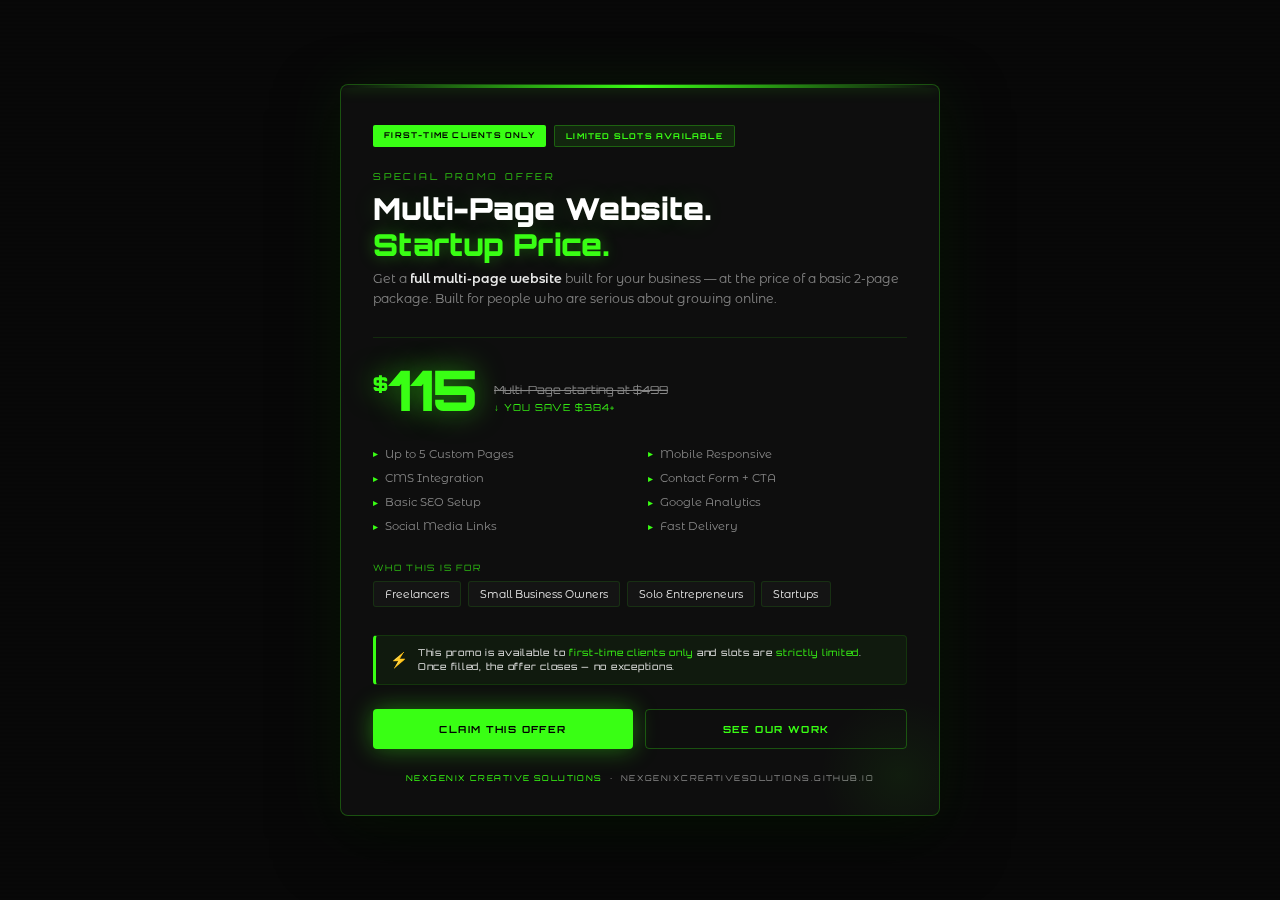
<file: promo-quote.html>
<!DOCTYPE html>
<html lang="en">
<head>
<meta charset="UTF-8"/>
<meta name="viewport" content="width=device-width, initial-scale=1.0"/>
<title>Special Promo — NexGenix Creative Solutions</title>
<link rel="icon" type="image/x-icon" href="assets/images/favicon.ico">
<link rel="preconnect" href="https://fonts.googleapis.com">
<link rel="preconnect" href="https://fonts.gstatic.com" crossorigin>
<link href="https://fonts.googleapis.com/css2?family=Montserrat+Alternates:wght@400;500;600;700;800&family=Orbitron:wght@400;600;700;900&display=swap" rel="stylesheet">
<style>
  :root {
    --neon: #39ff14;
    --neon-dim: rgba(57,255,20,0.10);
    --neon-glow: rgba(57,255,20,0.35);
    --bg: #080808;
    --surface: #0e0e0e;
    --surface-2: #141414;
    --border: rgba(57,255,20,0.28);
    --border-dim: rgba(57,255,20,0.12);
    --text: #e8e8e8;
    --text-muted: #888;
  }
  * { margin:0; padding:0; box-sizing:border-box; }

  body {
    background: var(--bg);
    color: var(--text);
    font-family: 'Montserrat Alternates', sans-serif;
    min-height: 100vh;
    display: flex;
    align-items: center;
    justify-content: center;
    padding: 2rem 1rem;
  }
  body::before {
    content:'';
    position:fixed; inset:0; pointer-events:none; z-index:0;
    background: repeating-linear-gradient(
      0deg, transparent, transparent 2px,
      rgba(0,0,0,0.12) 2px, rgba(0,0,0,0.12) 4px
    );
  }

  .wrap {
    position: relative; z-index: 1;
    width: 100%; max-width: 600px;
    animation: fadeUp 0.6s ease both;
  }

  /* ── PROMO CARD ── */
  .promo-card {
    position: relative;
    background: var(--surface);
    border: 1px solid var(--border);
    border-radius: 8px;
    padding: 2.5rem 2rem 2rem;
    overflow: hidden;
    box-shadow: 0 0 60px rgba(57,255,20,0.07), 0 24px 64px rgba(0,0,0,0.6);
  }
  .promo-card::before {
    content:''; position:absolute; top:0; left:0; right:0; height:3px;
    background: linear-gradient(90deg, transparent, var(--neon), transparent);
    box-shadow: 0 0 14px var(--neon-glow);
  }
  .promo-card::after {
    content:''; position:absolute; bottom:-40px; right:-40px;
    width:160px; height:160px; border-radius:50%;
    background: radial-gradient(circle, rgba(57,255,20,0.06) 0%, transparent 70%);
    pointer-events:none;
  }

  .badges { display:flex; gap:0.5rem; flex-wrap:wrap; margin-bottom:1.5rem; }
  .badge {
    font-family:'Orbitron',sans-serif; font-size:0.5rem; font-weight:700;
    letter-spacing:0.15em; text-transform:uppercase;
    padding:0.3rem 0.7rem; border-radius:2px;
  }
  .badge-neon { background:var(--neon); color:#000; }
  .badge-outline { border:1px solid var(--border); color:var(--neon); background:var(--neon-dim); }

  .eyebrow {
    font-family:'Orbitron',sans-serif; font-size:0.58rem; letter-spacing:0.3em;
    color:var(--neon); text-transform:uppercase; opacity:0.75; margin-bottom:0.5rem;
  }
  .headline {
    font-family:'Orbitron',sans-serif; font-size:clamp(1.3rem,5vw,1.9rem);
    font-weight:900; color:#fff; line-height:1.2; margin-bottom:0.4rem;
    text-shadow:0 0 24px rgba(57,255,20,0.15);
  }
  .headline span { color:var(--neon); text-shadow:0 0 16px var(--neon-glow); }
  .subheadline { font-size:0.78rem; color:var(--text-muted); margin-bottom:1.75rem; line-height:1.6; }
  .subheadline strong { color:var(--text); font-weight:600; }

  .divider { height:1px; background:var(--border-dim); margin-bottom:1.5rem; }

  .pricing-row { display:flex; align-items:flex-end; gap:1rem; margin-bottom:1.75rem; flex-wrap:wrap; }
  .price-main {
    font-family:'Orbitron',sans-serif; font-weight:900;
    font-size:clamp(2.5rem,10vw,3.5rem);
    color:var(--neon); text-shadow:0 0 28px rgba(57,255,20,0.5); line-height:1;
  }
  .price-main sup { font-size:1.2rem; vertical-align:super; }
  .price-meta { display:flex; flex-direction:column; gap:0.25rem; padding-bottom:0.3rem; }
  .price-original {
    font-family:'Orbitron',sans-serif; font-size:0.7rem;
    color:var(--text-muted); text-decoration:line-through;
  }
  .price-save {
    font-family:'Orbitron',sans-serif; font-size:0.6rem;
    letter-spacing:0.1em; color:var(--neon); text-transform:uppercase; opacity:0.9;
  }

  .features-grid { display:grid; grid-template-columns:1fr 1fr; gap:0.5rem 1rem; margin-bottom:1.75rem; }
  .feature-item { display:flex; align-items:flex-start; gap:0.45rem; font-size:0.72rem; color:var(--text-muted); line-height:1.4; }
  .feature-item .chk { color:var(--neon); font-size:0.6rem; margin-top:0.1rem; flex-shrink:0; }

  .for-label {
    font-family:'Orbitron',sans-serif; font-size:0.55rem; letter-spacing:0.2em;
    color:var(--neon); text-transform:uppercase; opacity:0.7; margin-bottom:0.5rem;
  }
  .for-tags { display:flex; gap:0.4rem; flex-wrap:wrap; margin-bottom:1.75rem; }
  .for-tag {
    font-size:0.68rem; color:var(--text);
    border:1px solid var(--border-dim); background:var(--surface-2);
    border-radius:3px; padding:0.3rem 0.7rem;
  }

  .slots-bar {
    background:rgba(57,255,20,0.05); border:1px solid var(--border-dim);
    border-left:3px solid var(--neon); border-radius:4px;
    padding:0.65rem 0.9rem; margin-bottom:1.5rem;
    display:flex; align-items:center; gap:0.6rem;
  }
  .slots-icon { font-size:0.9rem; flex-shrink:0; }
  .slots-text {
    font-family:'Orbitron',sans-serif; font-size:0.58rem;
    letter-spacing:0.08em; color:var(--text); line-height:1.5;
  }
  .slots-text span { color:var(--neon); }

  .cta-row { display:flex; gap:0.75rem; flex-wrap:wrap; }
  .cta-primary {
    flex:1; min-width:160px; text-align:center;
    padding:0.8rem 1rem; background:var(--neon); color:#000;
    font-family:'Orbitron',sans-serif; font-size:0.62rem; font-weight:700;
    letter-spacing:0.14em; text-transform:uppercase;
    border:none; border-radius:4px; cursor:pointer;
    box-shadow:0 0 24px rgba(57,255,20,0.4); transition:all 0.2s;
  }
  .cta-primary:hover { box-shadow:0 0 36px rgba(57,255,20,0.65); transform:translateY(-2px); }
  .cta-secondary {
    flex:1; min-width:140px; text-align:center;
    padding:0.8rem 1rem; background:transparent; color:var(--neon);
    font-family:'Orbitron',sans-serif; font-size:0.62rem; font-weight:700;
    letter-spacing:0.14em; text-transform:uppercase;
    border:1px solid var(--border); border-radius:4px; cursor:pointer;
    text-decoration:none; transition:all 0.2s;
  }
  .cta-secondary:hover { background:var(--neon-dim); border-color:var(--neon); }

  .card-footer {
    margin-top:1.5rem; text-align:center;
    font-family:'Orbitron',sans-serif; font-size:0.5rem;
    letter-spacing:0.18em; color:var(--text-muted); text-transform:uppercase;
  }
  .card-footer span { color:var(--neon); }

  /* ══════════════════════════════════════════
     INVOICE MODAL
  ══════════════════════════════════════════ */
  .modal-overlay {
    display: none;
    position: fixed; inset: 0; z-index: 100;
    background: rgba(0,0,0,0.85);
    backdrop-filter: blur(6px);
    align-items: center;
    justify-content: center;
    padding: 1.5rem 1rem;
  }
  .modal-overlay.open { display: flex; animation: fadeIn 0.25s ease; }

  .invoice-modal {
    position: relative;
    background: var(--surface);
    border: 1px solid var(--border);
    border-radius: 8px;
    width: 100%; max-width: 520px;
    max-height: 90vh; overflow-y: auto;
    box-shadow: 0 0 80px rgba(57,255,20,0.12), 0 32px 80px rgba(0,0,0,0.8);
    animation: slideUp 0.3s ease both;
  }
  .invoice-modal::before {
    content:''; position:absolute; top:0; left:0; right:0; height:3px;
    background:linear-gradient(90deg, transparent, var(--neon), transparent);
    box-shadow:0 0 14px var(--neon-glow);
  }

  .invoice-header {
    padding: 1.75rem 1.75rem 1.25rem;
    border-bottom: 1px solid var(--border-dim);
    display: flex; align-items: flex-start;
    justify-content: space-between; gap: 1rem;
  }
  .invoice-brand {
    font-family:'Orbitron',sans-serif; font-size:0.65rem; font-weight:700;
    letter-spacing:0.15em; color:var(--neon); text-transform:uppercase; margin-bottom:0.2rem;
  }
  .invoice-title-row { display:flex; align-items:center; gap:0.6rem; margin-top:0.4rem; }
  .invoice-title { font-family:'Orbitron',sans-serif; font-size:1rem; font-weight:900; color:#fff; }
  .invoice-tag {
    font-family:'Orbitron',sans-serif; font-size:0.45rem; font-weight:700;
    letter-spacing:0.12em; text-transform:uppercase;
    background:var(--neon); color:#000; padding:0.2rem 0.5rem; border-radius:2px;
  }
  .invoice-close {
    background:transparent; border:1px solid var(--border-dim); color:var(--text-muted);
    width:32px; height:32px; border-radius:4px; cursor:pointer; font-size:1rem;
    display:flex; align-items:center; justify-content:center; flex-shrink:0; transition:all 0.2s;
  }
  .invoice-close:hover { border-color:var(--border); color:var(--text); }

  .invoice-body { padding:1.5rem 1.75rem; }

  .invoice-meta {
    display:grid; grid-template-columns:1fr 1fr;
    gap:0.75rem 1rem; margin-bottom:1.5rem;
  }
  .invoice-meta-label {
    font-family:'Orbitron',sans-serif; font-size:0.48rem; letter-spacing:0.18em;
    color:var(--neon); text-transform:uppercase; opacity:0.7; margin-bottom:0.2rem;
  }
  .invoice-meta-value { font-size:0.72rem; color:var(--text); }

  .invoice-table { width:100%; border-collapse:collapse; margin-bottom:1.25rem; }
  .invoice-table thead tr { border-bottom:1px solid var(--border-dim); }
  .invoice-table thead th {
    font-family:'Orbitron',sans-serif; font-size:0.48rem; letter-spacing:0.18em;
    text-transform:uppercase; color:var(--neon); opacity:0.7;
    padding:0 0 0.6rem; text-align:left; font-weight:600;
  }
  .invoice-table thead th:last-child { text-align:right; }
  .invoice-table tbody tr { border-bottom:1px solid var(--border-dim); }
  .invoice-table tbody tr:last-child { border-bottom:none; }
  .invoice-table tbody td {
    padding:0.7rem 0; font-size:0.72rem; color:var(--text-muted); vertical-align:top;
  }
  .invoice-table tbody td:last-child { text-align:right; color:var(--text); font-weight:600; white-space:nowrap; }
  .item-name { color:var(--text); font-weight:600; margin-bottom:0.15rem; }
  .item-desc { font-size:0.64rem; color:var(--text-muted); line-height:1.4; }

  .invoice-totals { border-top:1px solid var(--border-dim); padding-top:1rem; margin-bottom:1.5rem; }
  .totals-row { display:flex; justify-content:space-between; align-items:center; margin-bottom:0.45rem; }
  .totals-label {
    font-family:'Orbitron',sans-serif; font-size:0.55rem;
    letter-spacing:0.1em; color:var(--text-muted); text-transform:uppercase;
  }
  .totals-value { font-size:0.75rem; color:var(--text); }
  .totals-row.strikethrough .totals-value { text-decoration:line-through; color:var(--text-muted); }
  .totals-row.discount .totals-label,
  .totals-row.discount .totals-value { color:var(--neon); }
  .totals-row.grand { border-top:1px solid var(--border); margin-top:0.6rem; padding-top:0.6rem; }
  .totals-row.grand .totals-label {
    font-family:'Orbitron',sans-serif; font-size:0.6rem; font-weight:700;
    color:var(--text); letter-spacing:0.12em;
  }
  .totals-row.grand .totals-value {
    font-family:'Orbitron',sans-serif; font-size:1.1rem; font-weight:900;
    color:var(--neon); text-shadow:0 0 14px var(--neon-glow);
  }

  .invoice-promo-note {
    background:rgba(57,255,20,0.05); border:1px solid var(--border-dim);
    border-left:3px solid var(--neon); border-radius:4px;
    padding:0.6rem 0.9rem; margin-bottom:1.5rem;
    font-family:'Orbitron',sans-serif; font-size:0.52rem;
    letter-spacing:0.07em; color:var(--text-muted); line-height:1.6;
  }
  .invoice-promo-note span { color:var(--neon); }

  .invoice-form-title {
    font-family:'Orbitron',sans-serif; font-size:0.55rem; letter-spacing:0.2em;
    color:var(--neon); text-transform:uppercase; opacity:0.75; margin-bottom:0.75rem;
  }
  .invoice-form { display:flex; flex-direction:column; gap:0.6rem; margin-bottom:1.25rem; }
  .invoice-input {
    background:rgba(0,0,0,0.4); border:1px solid var(--border-dim);
    border-radius:4px; color:var(--text);
    font-family:'Montserrat Alternates',sans-serif; font-size:0.75rem;
    padding:0.55rem 0.8rem; width:100%; transition:border-color 0.2s; outline:none;
  }
  .invoice-input:focus { border-color:var(--neon); }
  .invoice-input::placeholder { color:var(--text-muted); }

  .invoice-submit {
    width:100%; padding:0.8rem;
    background:var(--neon); color:#000;
    font-family:'Orbitron',sans-serif; font-size:0.62rem; font-weight:700;
    letter-spacing:0.14em; text-transform:uppercase;
    border:none; border-radius:4px; cursor:pointer;
    box-shadow:0 0 20px rgba(57,255,20,0.35); transition:all 0.2s;
  }
  .invoice-submit:hover { box-shadow:0 0 32px rgba(57,255,20,0.6); transform:translateY(-1px); }

  .invoice-success {
    display:none; text-align:center; padding:2rem 1rem;
  }
  .invoice-success.show { display:block; }
  .success-icon { font-size:2.5rem; margin-bottom:0.75rem; }
  .success-title {
    font-family:'Orbitron',sans-serif; font-size:0.9rem; font-weight:900;
    color:var(--neon); text-shadow:0 0 16px var(--neon-glow); margin-bottom:0.5rem;
  }
  .success-sub { font-size:0.75rem; color:var(--text-muted); line-height:1.6; }

  @keyframes fadeUp {
    from { opacity:0; transform:translateY(20px); }
    to   { opacity:1; transform:translateY(0); }
  }
  @keyframes fadeIn {
    from { opacity:0; } to { opacity:1; }
  }
  @keyframes slideUp {
    from { opacity:0; transform:translateY(28px); }
    to   { opacity:1; transform:translateY(0); }
  }

  @media (max-width:480px) {
    .promo-card { padding:1.75rem 1.25rem 1.5rem; }
    .features-grid { grid-template-columns:1fr; }
    .invoice-header { padding:1.25rem 1.25rem 1rem; }
    .invoice-body { padding:1.25rem; }
    .invoice-meta { grid-template-columns:1fr; }
  }
</style>
</head>
<body>

<!-- ══ PROMO CARD ══ -->
<div class="wrap">
  <div class="promo-card">

    <div class="badges">
      <span class="badge badge-neon">First-Time Clients Only</span>
      <span class="badge badge-outline">Limited Slots Available</span>
    </div>

    <div class="eyebrow">Special Promo Offer</div>
    <div class="headline">Multi-Page Website.<br><span>Startup Price.</span></div>
    <div class="subheadline">
      Get a <strong>full multi-page website</strong> built for your business —
      at the price of a basic 2-page package. Built for people who are serious about growing online.
    </div>

    <div class="divider"></div>

    <div class="pricing-row">
      <div class="price-main"><sup>$</sup>115</div>
      <div class="price-meta">
        <div class="price-original">Multi-Page starting at $499</div>
        <div class="price-save">↓ You save $384+</div>
      </div>
    </div>

    <div class="features-grid">
      <div class="feature-item"><span class="chk">▸</span> Up to 5 Custom Pages</div>
      <div class="feature-item"><span class="chk">▸</span> Mobile Responsive</div>
      <div class="feature-item"><span class="chk">▸</span> CMS Integration</div>
      <div class="feature-item"><span class="chk">▸</span> Contact Form + CTA</div>
      <div class="feature-item"><span class="chk">▸</span> Basic SEO Setup</div>
      <div class="feature-item"><span class="chk">▸</span> Google Analytics</div>
      <div class="feature-item"><span class="chk">▸</span> Social Media Links</div>
      <div class="feature-item"><span class="chk">▸</span> Fast Delivery</div>
    </div>

    <div class="for-label">Who This Is For</div>
    <div class="for-tags">
      <span class="for-tag">Freelancers</span>
      <span class="for-tag">Small Business Owners</span>
      <span class="for-tag">Solo Entrepreneurs</span>
      <span class="for-tag">Startups</span>
    </div>

    <div class="slots-bar">
      <div class="slots-icon">⚡</div>
      <div class="slots-text">
        This promo is available to <span>first-time clients only</span> and
        slots are <span>strictly limited</span>. Once filled, the offer closes — no exceptions.
      </div>
    </div>

    <div class="cta-row">
      <button class="cta-primary" onclick="openInvoice()">Claim This Offer</button>
      <a class="cta-secondary" href="https://nexgenixcreativesolutions.github.io">See Our Work</a>
    </div>

    <div class="card-footer">
      <span>NexGenix Creative Solutions</span> &nbsp;·&nbsp; nexgenixcreativesolutions.github.io
    </div>

  </div>
</div>


<!-- ══ INVOICE MODAL ══ -->
<div class="modal-overlay" id="invoiceModal" onclick="handleOverlayClick(event)">
  <div class="invoice-modal" id="invoiceBox">

    <div class="invoice-header">
      <div>
        <div class="invoice-brand">NexGenix Creative Solutions</div>
        <div class="invoice-title-row">
          <div class="invoice-title">Promo Invoice</div>
          <span class="invoice-tag">Special Offer</span>
        </div>
      </div>
      <button class="invoice-close" onclick="closeInvoice()">✕</button>
    </div>

    <div class="invoice-body">

      <!-- Success screen (shown after submit) -->
      <div class="invoice-success" id="invoiceSuccess">
        <div class="success-icon">✅</div>
        <div class="success-title">Request Received!</div>
        <div class="success-sub">
          We'll reach out to you shortly to confirm your slot and get things moving.<br><br>
          <span style="color:var(--neon);">Welcome to NexGenix.</span>
        </div>
      </div>

      <!-- Invoice content (hidden after submit) -->
      <div id="invoiceContent">

        <div class="invoice-meta">
          <div>
            <div class="invoice-meta-label">Invoice No.</div>
            <div class="invoice-meta-value" id="invoiceNumber">NGCS-PROMO-001</div>
          </div>
          <div>
            <div class="invoice-meta-label">Date</div>
            <div class="invoice-meta-value" id="invoiceDate">—</div>
          </div>
          <div>
            <div class="invoice-meta-label">Package</div>
            <div class="invoice-meta-value">Multi-Page Website</div>
          </div>
          <div>
            <div class="invoice-meta-label">Eligibility</div>
            <div class="invoice-meta-value">First-Time Clients Only</div>
          </div>
        </div>

        <table class="invoice-table">
          <thead>
            <tr>
              <th>Description</th>
              <th>Amount</th>
            </tr>
          </thead>
          <tbody>
            <tr>
              <td>
                <div class="item-name">Multi-Page Website Build</div>
                <div class="item-desc">Up to 5 pages · Mobile Responsive · CMS Integration<br>Contact Form + CTA · Basic SEO · Google Analytics · Social Links · Fast Delivery</div>
              </td>
              <td>$499.00</td>
            </tr>
          </tbody>
        </table>

        <div class="invoice-totals">
          <div class="totals-row strikethrough">
            <span class="totals-label">Standard Rate</span>
            <span class="totals-value">$499.00</span>
          </div>
          <div class="totals-row discount">
            <span class="totals-label">⚡ First-Time Client Promo</span>
            <span class="totals-value">− $384.00</span>
          </div>
          <div class="totals-row grand">
            <span class="totals-label">Total Due</span>
            <span class="totals-value">$115.00</span>
          </div>
        </div>

        <div class="invoice-promo-note">
          This rate is exclusively for <span>first-time clients</span> with <span>limited slots</span>.
          Submitting this form reserves your intent — our team will follow up to confirm availability and next steps.
        </div>

        <div class="invoice-form-title">Your Details</div>
        <div class="invoice-form">
          <input class="invoice-input" type="text"  id="clientName"  placeholder="Full Name" />
          <input class="invoice-input" type="email" id="clientEmail" placeholder="Email Address" />
          <input class="invoice-input" type="text"  id="clientBiz"   placeholder="Business / Brand Name (optional)" />
          <button class="invoice-submit" onclick="submitInvoice()">Submit &amp; Claim Slot</button>
        </div>

      </div><!-- /invoiceContent -->
    </div><!-- /invoice-body -->
  </div>
</div>


<script>
  document.addEventListener('DOMContentLoaded', function () {
    const d = new Date();
    document.getElementById('invoiceDate').textContent =
      d.toLocaleDateString('en-US', { year:'numeric', month:'long', day:'numeric' });
    document.getElementById('invoiceNumber').textContent =
      'NGCS-' + d.getFullYear() + '-' + String(Math.floor(Math.random() * 9000) + 1000);
  });

  function openInvoice() {
    document.getElementById('invoiceModal').classList.add('open');
    document.body.style.overflow = 'hidden';
  }

  function closeInvoice() {
    document.getElementById('invoiceModal').classList.remove('open');
    document.body.style.overflow = '';
  }

  function handleOverlayClick(e) {
    if (e.target === document.getElementById('invoiceModal')) closeInvoice();
  }

  async function submitInvoice() {
    const name  = document.getElementById('clientName').value.trim();
    const email = document.getElementById('clientEmail').value.trim();
    const biz   = document.getElementById('clientBiz').value.trim();
    const btn   = document.querySelector('.invoice-submit');

    if (!name)  { document.getElementById('clientName').focus(); return; }
    if (!email || !email.includes('@')) { document.getElementById('clientEmail').focus(); return; }

    btn.textContent = 'Sending…';
    btn.disabled = true;

    try {
      const res = await fetch('https://formspree.io/f/maqdqdqw', {
        method: 'POST',
        headers: { 'Content-Type': 'application/json', 'Accept': 'application/json' },
        body: JSON.stringify({
          name,
          email,
          business: biz || 'N/A',
          package: 'Multi-Page Website — Special Promo ($115)',
          message: 'First-time client promo slot request.'
        })
      });

      if (res.ok) {
        document.getElementById('invoiceContent').style.display = 'none';
        document.getElementById('invoiceSuccess').classList.add('show');
      } else {
        btn.textContent = 'Submit & Claim Slot';
        btn.disabled = false;
        alert('Something went wrong. Please try again or contact us directly.');
      }
    } catch (err) {
      btn.textContent = 'Submit & Claim Slot';
      btn.disabled = false;
      alert('Network error. Please check your connection and try again.');
    }
  }

  document.addEventListener('keydown', function(e) {
    if (e.key === 'Escape') closeInvoice();
  });
</script>

</body>
</html>
</file>
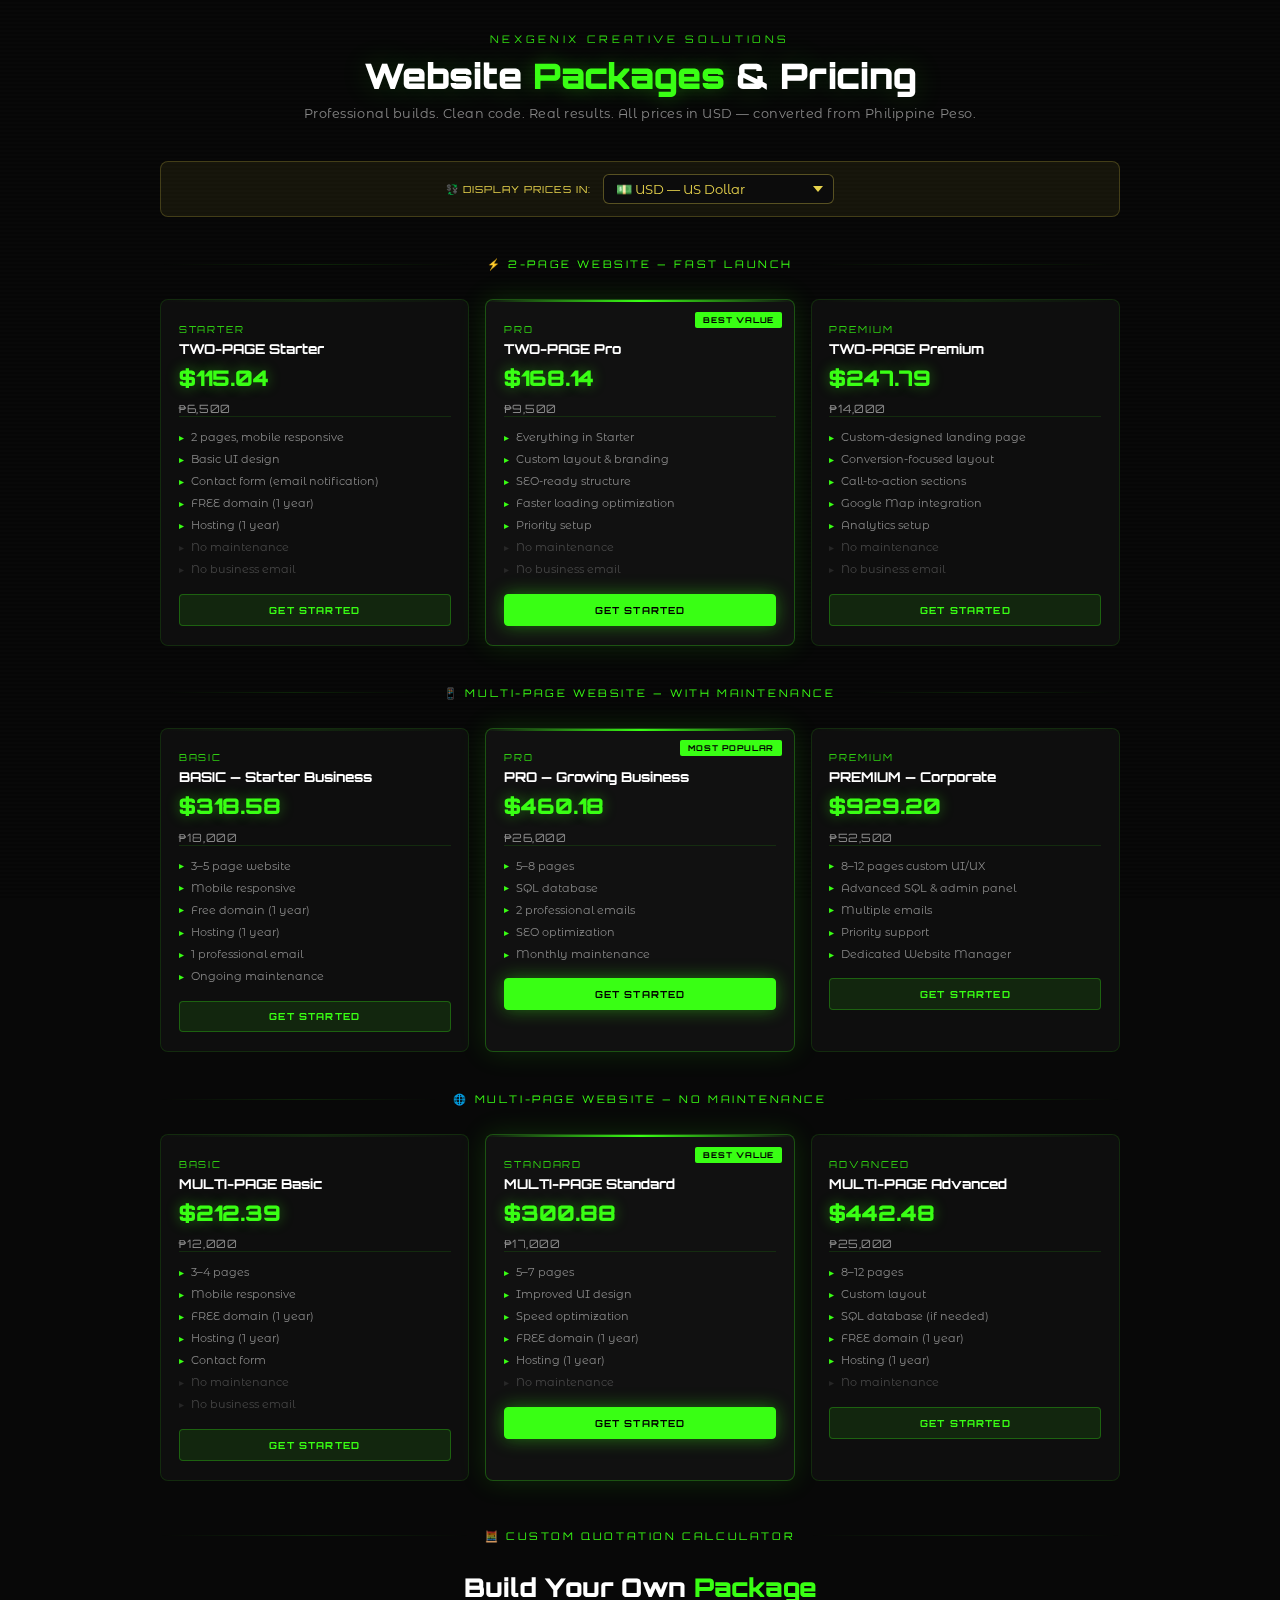
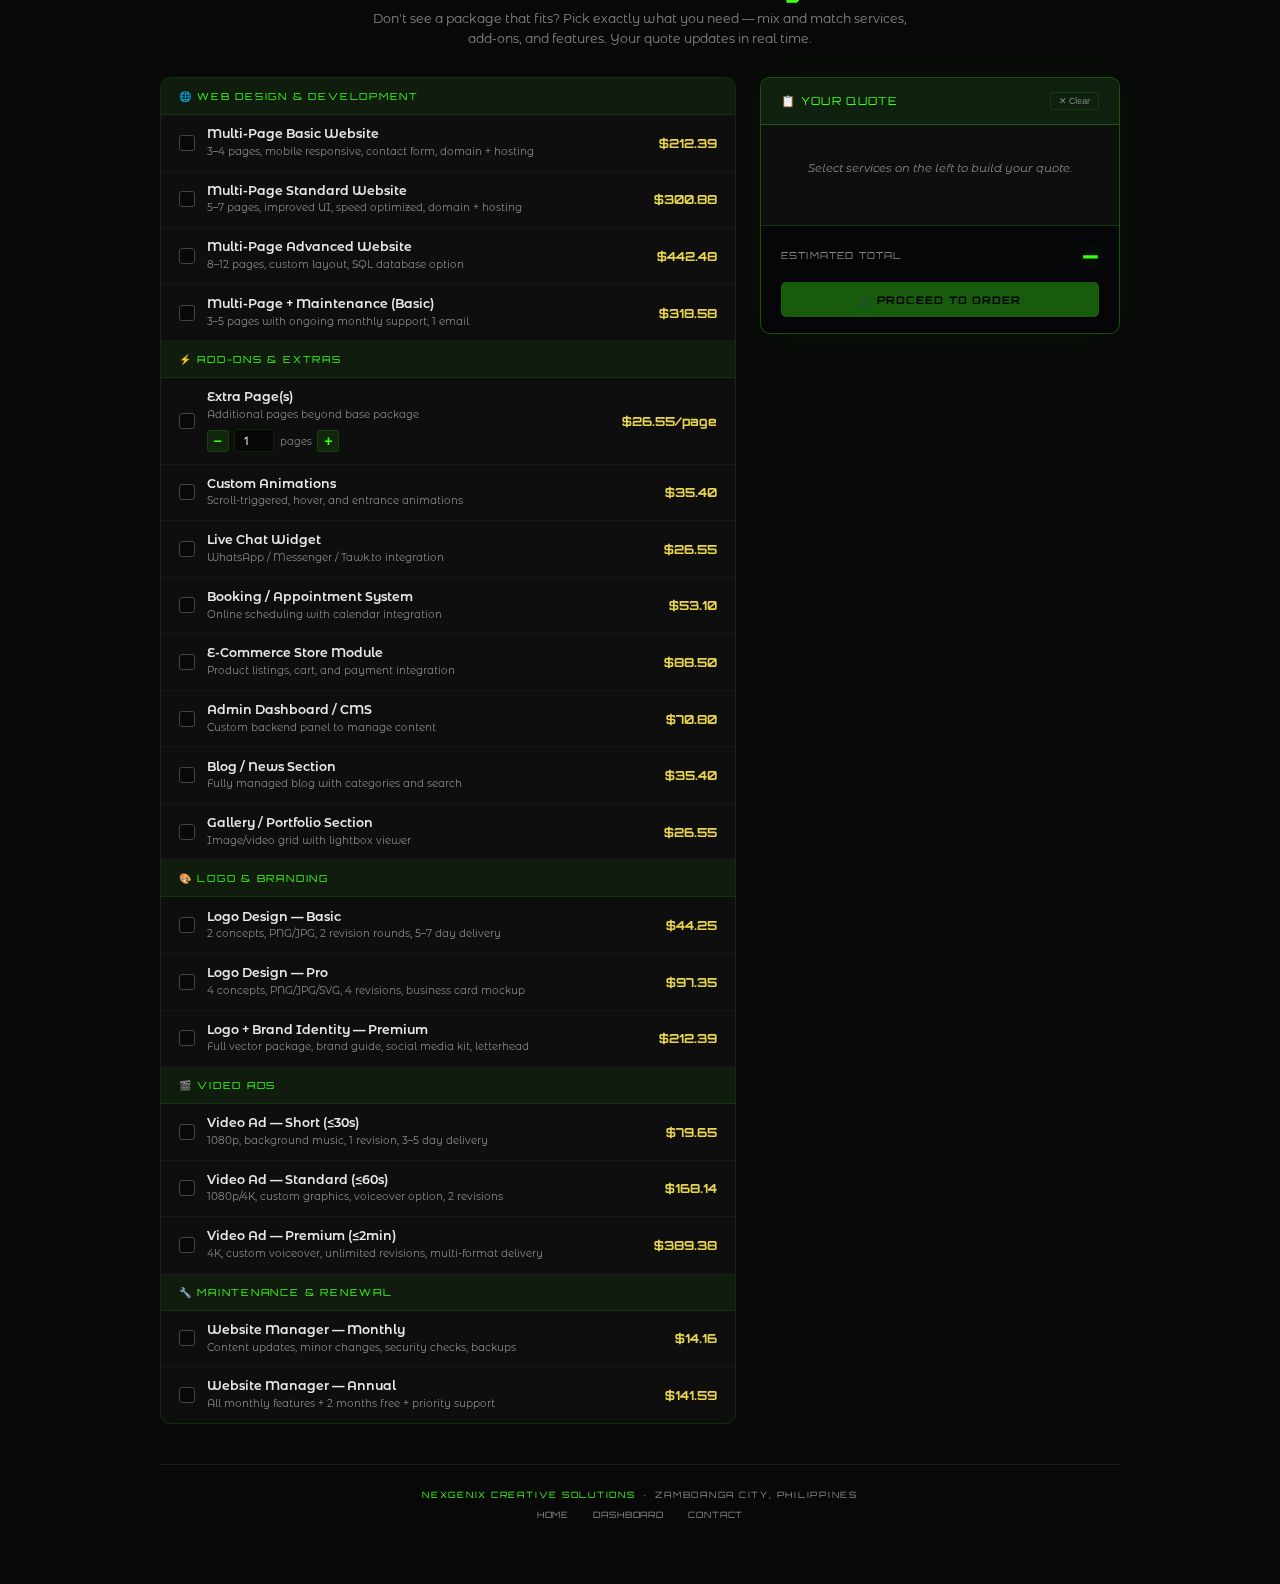
<file: quote.html>
<!DOCTYPE html>
<html lang="en">
<head>
<meta charset="UTF-8"/>
<meta name="viewport" content="width=device-width, initial-scale=1.0"/>
<title>NGCS — Website Packages & Quote Calculator</title>
<link rel="preconnect" href="https://fonts.googleapis.com">
<link rel="preconnect" href="https://fonts.gstatic.com" crossorigin>
<link href="https://fonts.googleapis.com/css2?family=Montserrat+Alternates:wght@400;500;600;700;800&family=Orbitron:wght@400;600;700;900&display=swap" rel="stylesheet">
<style>
  :root {
    --neon: #39ff14;
    --neon-dim: rgba(57,255,20,0.10);
    --neon-glow: rgba(57,255,20,0.35);
    --bg: #080808;
    --surface: #0e0e0e;
    --surface-2: #141414;
    --border: rgba(57,255,20,0.28);
    --border-dim: rgba(57,255,20,0.12);
    --text: #e8e8e8;
    --text-muted: #888;
    --gold: #e8d44d;
    --red: #ff4040;
    --PHP_RATE: 56.50; /* reference only */
  }
  *{margin:0;padding:0;box-sizing:border-box;}

  body {
    background:var(--bg);
    color:var(--text);
    font-family:'Montserrat Alternates',sans-serif;
    min-height:100vh;
    padding:2rem 1rem 4rem;
  }
  body::before {
    content:'';
    position:fixed;inset:0;pointer-events:none;z-index:0;
    background:repeating-linear-gradient(0deg,transparent,transparent 2px,rgba(0,0,0,0.15) 2px,rgba(0,0,0,0.15) 4px);
  }

  .wrap {
    position:relative;z-index:1;
    width:100%;max-width:960px;
    margin:0 auto;
  }

  /* ── HEADER ── */
  .ad-header { text-align:center;margin-bottom:2.5rem;animation:fadeDown 0.6s ease both; }
  .ad-eyebrow { font-family:'Orbitron',sans-serif;font-size:0.65rem;letter-spacing:0.35em;color:var(--neon);text-transform:uppercase;margin-bottom:0.6rem;opacity:0.85; }
  .ad-title { font-family:'Orbitron',sans-serif;font-size:clamp(1.4rem,4vw,2.2rem);font-weight:900;color:#fff;line-height:1.15;text-shadow:0 0 30px rgba(57,255,20,0.2); }
  .ad-title span { color:var(--neon);text-shadow:0 0 20px var(--neon-glow); }
  .ad-sub { margin-top:0.6rem;font-size:0.8rem;color:var(--text-muted);letter-spacing:0.04em; }

  /* ── CURRENCY SWITCHER ── */
  .currency-bar {
    display:flex;align-items:center;gap:0.75rem;flex-wrap:wrap;justify-content:center;
    margin-bottom:2rem;
    padding:0.75rem 1.25rem;
    background:rgba(232,212,77,0.07);
    border:1px solid rgba(232,212,77,0.22);
    border-radius:8px;
    animation:fadeUp 0.5s ease both;
  }
  .currency-bar label { font-family:'Orbitron',sans-serif;font-size:0.62rem;letter-spacing:0.1em;color:var(--gold);text-transform:uppercase; }
  .currency-select {
    background:#0c0c0c;border:1px solid rgba(232,212,77,0.35);border-radius:6px;
    color:var(--gold);font-family:'Montserrat Alternates',sans-serif;font-size:0.82rem;
    padding:0.4rem 2rem 0.4rem 0.75rem;
    appearance:none;-webkit-appearance:none;cursor:pointer;
    background-image:url("data:image/svg+xml,%3Csvg xmlns='http://www.w3.org/2000/svg' width='10' height='6'%3E%3Cpath d='M0 0l5 6 5-6z' fill='%23e8d44d'/%3E%3C/svg%3E");
    background-repeat:no-repeat;background-position:right 0.6rem center;
    transition:border-color 0.2s;
  }
  .currency-select:focus { outline:none;border-color:var(--gold); }

  /* ── SECTION DIVIDER ── */
  .section-divider {
    display:flex;align-items:center;gap:1rem;margin:2.5rem 0 1.75rem;
    animation:fadeUp 0.5s ease both;
  }
  .section-divider span {
    font-family:'Orbitron',sans-serif;font-size:0.65rem;letter-spacing:0.25em;
    color:var(--neon);text-transform:uppercase;white-space:nowrap;
  }
  .section-divider::before,.section-divider::after {
    content:'';flex:1;height:1px;
    background:linear-gradient(to right,transparent,var(--border-dim),transparent);
  }

  /* ── CARDS GRID ── */
  .cards-row {
    display:grid;
    grid-template-columns:repeat(3,1fr);
    gap:1rem;
    margin-bottom:0.5rem;
  }
  .pkg-card {
    position:relative;
    background:var(--surface);
    border:1px solid var(--border-dim);
    border-radius:8px;
    padding:1.4rem 1.1rem 1.2rem;
    transition:transform 0.22s ease,border-color 0.22s ease,box-shadow 0.22s ease;
    overflow:hidden;
  }
  .pkg-card::before { content:'';position:absolute;top:0;left:0;right:0;height:2px;background:linear-gradient(90deg,transparent,var(--neon-dim),transparent);transition:background 0.22s; }
  .pkg-card:hover { transform:translateY(-4px);border-color:var(--border);box-shadow:0 0 24px rgba(57,255,20,0.12),0 8px 32px rgba(0,0,0,0.5); }
  .pkg-card:hover::before { background:linear-gradient(90deg,transparent,var(--neon),transparent); }
  .pkg-card.featured { border-color:var(--border);background:#111;box-shadow:0 0 28px rgba(57,255,20,0.14); }
  .pkg-card.featured::before { background:linear-gradient(90deg,transparent,var(--neon),transparent); }

  .featured-badge { position:absolute;top:0.7rem;right:0.7rem;background:var(--neon);color:#000;font-family:'Orbitron',sans-serif;font-size:0.5rem;font-weight:700;letter-spacing:0.12em;text-transform:uppercase;padding:0.2rem 0.5rem;border-radius:2px; }
  .pkg-tier { font-family:'Orbitron',sans-serif;font-size:0.6rem;letter-spacing:0.2em;text-transform:uppercase;color:var(--neon);margin-bottom:0.3rem;opacity:0.8; }
  .pkg-name { font-family:'Orbitron',sans-serif;font-size:0.85rem;font-weight:700;color:#fff;margin-bottom:0.25rem;line-height:1.3; }
  .pkg-price { font-family:'Orbitron',sans-serif;font-size:1.35rem;font-weight:900;color:var(--neon);text-shadow:0 0 14px rgba(57,255,20,0.4);margin:0.6rem 0 0.8rem;line-height:1; }
  .pkg-price sup { font-size:0.7rem;vertical-align:super; }
  .pkg-price-php { font-size:0.72rem;color:var(--text-muted);margin-top:0.2rem;font-family:'Orbitron',sans-serif;letter-spacing:0.05em; }
  .pkg-divider { height:1px;background:var(--border-dim);margin-bottom:0.8rem; }
  .pkg-features { list-style:none;display:flex;flex-direction:column;gap:0.4rem;margin-bottom:1rem; }
  .pkg-features li { font-size:0.7rem;color:var(--text-muted);display:flex;align-items:flex-start;gap:0.45rem;line-height:1.4; }
  .pkg-features li .chk { color:var(--neon);font-size:0.65rem;margin-top:0.05rem;flex-shrink:0; }
  .pkg-features li.no .chk { color:#444; }
  .pkg-features li.no { opacity:0.45; }
  .pkg-cta {
    display:block;width:100%;text-align:center;padding:0.55rem 0;
    border-radius:4px;font-family:'Orbitron',sans-serif;font-size:0.6rem;font-weight:700;
    letter-spacing:0.12em;text-transform:uppercase;text-decoration:none;
    cursor:pointer;border:1px solid var(--border);background:var(--neon-dim);color:var(--neon);
    transition:all 0.2s;
  }
  .pkg-cta:hover,.pkg-card.featured .pkg-cta { background:var(--neon);color:#000;box-shadow:0 0 18px rgba(57,255,20,0.4);border-color:var(--neon); }

  /* ── QUOTATION CALCULATOR ── */
  .calc-section {
    margin-top:3rem;
    animation:fadeUp 0.6s 0.3s ease both;
  }
  .calc-header {
    text-align:center;margin-bottom:1.75rem;
  }
  .calc-title { font-family:'Orbitron',sans-serif;font-size:clamp(1.1rem,3vw,1.6rem);font-weight:900;color:#fff;margin-bottom:0.4rem; }
  .calc-title span { color:var(--neon); }
  .calc-sub { font-size:0.78rem;color:var(--text-muted);max-width:560px;margin:0 auto;line-height:1.6; }

  .calc-body {
    display:grid;
    grid-template-columns:1fr 360px;
    gap:1.5rem;
    align-items:start;
  }

  /* Services panel */
  .calc-services {
    background:var(--surface);
    border:1px solid var(--border-dim);
    border-radius:10px;
    overflow:hidden;
  }
  .calc-cat-header {
    padding:0.75rem 1.1rem;
    background:rgba(57,255,20,0.06);
    border-bottom:1px solid var(--border-dim);
    font-family:'Orbitron',sans-serif;
    font-size:0.62rem;
    letter-spacing:0.18em;
    color:var(--neon);
    text-transform:uppercase;
    display:flex;align-items:center;gap:0.5rem;
  }
  .calc-item {
    display:flex;align-items:center;gap:0.75rem;
    padding:0.7rem 1.1rem;
    border-bottom:1px solid rgba(255,255,255,0.04);
    cursor:pointer;
    transition:background 0.15s;
    user-select:none;
  }
  .calc-item:last-child { border-bottom:none; }
  .calc-item:hover { background:rgba(57,255,20,0.05); }
  .calc-item.selected { background:rgba(57,255,20,0.08);border-left:2.5px solid var(--neon); }
  .calc-cb {
    width:16px;height:16px;min-width:16px;
    border:1.5px solid #444;border-radius:3px;
    background:rgba(0,0,0,0.4);
    display:flex;align-items:center;justify-content:center;
    transition:all 0.15s;flex-shrink:0;
  }
  .calc-item.selected .calc-cb { background:var(--neon);border-color:var(--neon); }
  .calc-cb::after { content:'';display:none; }
  .calc-item.selected .calc-cb::after { content:'✓';display:block;color:#000;font-size:10px;font-weight:800;line-height:1; }
  .calc-item-info { flex:1;min-width:0; }
  .calc-item-name { font-size:0.78rem;color:var(--text);font-weight:600;line-height:1.3; }
  .calc-item-desc { font-size:0.65rem;color:var(--text-muted);margin-top:0.15rem;line-height:1.4; }
  .calc-item-price { font-family:'Orbitron',sans-serif;font-size:0.78rem;font-weight:700;color:var(--gold);white-space:nowrap; }

  /* Qty selector for pages */
  .calc-qty-wrap { display:flex;align-items:center;gap:0.35rem;margin-top:0.4rem; }
  .calc-qty-btn { width:22px;height:22px;background:var(--neon-dim);border:1px solid var(--border-dim);border-radius:3px;color:var(--neon);font-size:0.9rem;font-weight:700;cursor:pointer;display:flex;align-items:center;justify-content:center;transition:background 0.15s;flex-shrink:0; }
  .calc-qty-btn:hover { background:rgba(57,255,20,0.2); }
  .calc-qty-input { width:40px;background:rgba(0,0,0,0.5);border:1px solid var(--border-dim);border-radius:3px;color:var(--text);font-family:'Orbitron',sans-serif;font-size:0.72rem;text-align:center;padding:0.2rem;outline:none; }
  .calc-qty-label { font-size:0.62rem;color:var(--text-muted); }

  /* Quote panel */
  .calc-quote {
    position:sticky;
    top:1rem;
    background:var(--surface);
    border:1px solid var(--border);
    border-radius:10px;
    overflow:hidden;
    box-shadow:0 0 40px rgba(57,255,20,0.06);
  }
  .calc-quote-header {
    padding:0.875rem 1.25rem;
    background:rgba(57,255,20,0.08);
    border-bottom:1px solid var(--border);
    font-family:'Orbitron',sans-serif;font-size:0.7rem;letter-spacing:0.12em;color:var(--neon);text-transform:uppercase;
    display:flex;align-items:center;justify-content:space-between;
  }
  .calc-quote-clear { font-size:0.55rem;color:var(--text-muted);cursor:pointer;padding:0.2rem 0.5rem;border:1px solid var(--border-dim);border-radius:3px;transition:all 0.15s;background:none; }
  .calc-quote-clear:hover { border-color:var(--red);color:var(--red); }

  .calc-line-items { padding:0.75rem 1.25rem;min-height:100px; }
  .calc-empty { font-size:0.72rem;color:var(--text-muted);text-align:center;padding:1.5rem 0;font-style:italic; }
  .calc-line { display:flex;justify-content:space-between;align-items:flex-start;gap:0.5rem;padding:0.4rem 0;border-bottom:1px solid rgba(255,255,255,0.04); }
  .calc-line:last-child { border-bottom:none; }
  .calc-line-name { font-size:0.72rem;color:var(--text);flex:1;min-width:0;line-height:1.4; }
  .calc-line-price { font-family:'Orbitron',sans-serif;font-size:0.72rem;font-weight:700;color:var(--gold);white-space:nowrap; }
  .calc-line-remove { font-size:0.75rem;color:var(--text-muted);cursor:pointer;padding:0 0.25rem;transition:color 0.15s;flex-shrink:0; }
  .calc-line-remove:hover { color:var(--red); }

  .calc-total-bar {
    padding:1rem 1.25rem;
    background:rgba(6,6,9,0.9);
    border-top:1.5px solid rgba(57,255,20,0.2);
  }
  .calc-total-row { display:flex;justify-content:space-between;align-items:center;margin-bottom:0.35rem; }
  .calc-total-label { font-family:'Orbitron',sans-serif;font-size:0.6rem;letter-spacing:0.12em;color:var(--text-muted);text-transform:uppercase; }
  .calc-total-amount { font-family:'Orbitron',sans-serif;font-size:1.3rem;font-weight:900;color:var(--neon);text-shadow:0 0 16px rgba(57,255,20,0.4); }
  .calc-downpay { font-size:0.62rem;color:var(--text-muted);margin-bottom:0.875rem; }
  .calc-cta {
    display:block;width:100%;text-align:center;padding:0.65rem;
    background:var(--neon);color:#000;border:none;border-radius:5px;
    font-family:'Orbitron',sans-serif;font-size:0.65rem;font-weight:700;letter-spacing:0.1em;text-transform:uppercase;
    cursor:pointer;text-decoration:none;
    transition:all 0.2s;
  }
  .calc-cta:hover { background:#5aff3a;box-shadow:0 0 20px rgba(57,255,20,0.5);transform:translateY(-1px); }
  .calc-cta:disabled { opacity:0.35;cursor:not-allowed;transform:none; }

  /* ── FOOTER ── */
  .ad-footer { text-align:center;margin-top:2.5rem;padding-top:1.5rem;border-top:1px solid var(--border-dim); }
  .ad-footer p { font-family:'Orbitron',sans-serif;font-size:0.55rem;letter-spacing:0.2em;color:var(--text-muted);text-transform:uppercase; }
  .ad-footer span { color:var(--neon); }
  .footer-links { display:flex;justify-content:center;gap:1.5rem;margin-top:0.6rem;flex-wrap:wrap; }
  .footer-links a { font-family:'Orbitron',sans-serif;font-size:0.55rem;letter-spacing:0.1em;color:var(--text-muted);text-decoration:none;text-transform:uppercase;transition:color 0.2s; }
  .footer-links a:hover { color:var(--neon); }

  /* ── ANIMATIONS ── */
  @keyframes fadeDown { from{opacity:0;transform:translateY(-16px);} to{opacity:1;transform:translateY(0);} }
  @keyframes fadeUp   { from{opacity:0;transform:translateY(16px);}  to{opacity:1;transform:translateY(0);} }

  /* ── RESPONSIVE ── */
  @media (max-width: 760px) {
    .cards-row { grid-template-columns:1fr;gap:0.75rem; }
    .pkg-card.featured { order:-1; }
    .calc-body { grid-template-columns:1fr; }
    .calc-quote { position:static;order:-1; }
  }
  @media (max-width: 500px) {
    body { padding:1.25rem 0.75rem 3rem; }
    .calc-item { padding:0.6rem 0.875rem; }
    .calc-line-items { padding:0.65rem 0.875rem; }
    .calc-total-bar { padding:0.875rem 0.875rem; }
    .calc-quote-header { padding:0.75rem 0.875rem; }
    .pkg-price { font-size:1.15rem; }
  }
</style>
</head>
<body>

<div class="wrap">

  <!-- HEADER -->
  <div class="ad-header">
    <div class="ad-eyebrow">NexGenix Creative Solutions</div>
    <div class="ad-title">Website <span>Packages</span> & Pricing</div>
    <div class="ad-sub">Professional builds. Clean code. Real results. All prices in USD — converted from Philippine Peso.</div>
  </div>

  <!-- CURRENCY BAR -->
  <div class="currency-bar">
    <label for="quoteCurrency">💱 Display prices in:</label>
    <select id="quoteCurrency" class="currency-select" onchange="setCurrency(this.value)">
      <option value="USD">💵 USD — US Dollar</option>
      <option value="PHP">🇵🇭 PHP — Philippine Peso</option>
      <option value="EUR">🇪🇺 EUR — Euro</option>
      <option value="GBP">🇬🇧 GBP — British Pound</option>
      <option value="AUD">🇦🇺 AUD — Australian Dollar</option>
      <option value="SGD">🇸🇬 SGD — Singapore Dollar</option>
      <option value="JPY">🇯🇵 JPY — Japanese Yen</option>
    </select>
  </div>

  <!-- ══ CATEGORY 1: 2-PAGE WEBSITE (FAST LAUNCH) ══ -->
  <div class="section-divider"><span>⚡ 2-Page Website — Fast Launch</span></div>
  <div class="cards-row" id="row-twopage">

    <div class="pkg-card">
      <div class="pkg-tier">Starter</div>
      <div class="pkg-name">TWO-PAGE Starter</div>
      <div class="pkg-price" data-php="6500"></div>
      <div class="pkg-price-php">₱6,500</div>
      <div class="pkg-divider"></div>
      <ul class="pkg-features">
        <li><span class="chk">▸</span> 2 pages, mobile responsive</li>
        <li><span class="chk">▸</span> Basic UI design</li>
        <li><span class="chk">▸</span> Contact form (email notification)</li>
        <li><span class="chk">▸</span> FREE domain (1 year)</li>
        <li><span class="chk">▸</span> Hosting (1 year)</li>
        <li class="no"><span class="chk">▸</span> No maintenance</li>
        <li class="no"><span class="chk">▸</span> No business email</li>
      </ul>
      <a class="pkg-cta" href="https://nexgenixcreativesolutions.github.io/dashboard">Get Started</a>
    </div>

    <div class="pkg-card featured">
      <div class="featured-badge">Best Value</div>
      <div class="pkg-tier">Pro</div>
      <div class="pkg-name">TWO-PAGE Pro</div>
      <div class="pkg-price" data-php="9500"></div>
      <div class="pkg-price-php">₱9,500</div>
      <div class="pkg-divider"></div>
      <ul class="pkg-features">
        <li><span class="chk">▸</span> Everything in Starter</li>
        <li><span class="chk">▸</span> Custom layout & branding</li>
        <li><span class="chk">▸</span> SEO-ready structure</li>
        <li><span class="chk">▸</span> Faster loading optimization</li>
        <li><span class="chk">▸</span> Priority setup</li>
        <li class="no"><span class="chk">▸</span> No maintenance</li>
        <li class="no"><span class="chk">▸</span> No business email</li>
      </ul>
      <a class="pkg-cta" href="https://nexgenixcreativesolutions.github.io/dashboard">Get Started</a>
    </div>

    <div class="pkg-card">
      <div class="pkg-tier">Premium</div>
      <div class="pkg-name">TWO-PAGE Premium</div>
      <div class="pkg-price" data-php="14000"></div>
      <div class="pkg-price-php">₱14,000</div>
      <div class="pkg-divider"></div>
      <ul class="pkg-features">
        <li><span class="chk">▸</span> Custom-designed landing page</li>
        <li><span class="chk">▸</span> Conversion-focused layout</li>
        <li><span class="chk">▸</span> Call-to-action sections</li>
        <li><span class="chk">▸</span> Google Map integration</li>
        <li><span class="chk">▸</span> Analytics setup</li>
        <li class="no"><span class="chk">▸</span> No maintenance</li>
        <li class="no"><span class="chk">▸</span> No business email</li>
      </ul>
      <a class="pkg-cta" href="https://nexgenixcreativesolutions.github.io/dashboard">Get Started</a>
    </div>

  </div>

  <!-- ══ CATEGORY 2: MULTI-PAGE WITH MAINTENANCE ══ -->
  <div class="section-divider"><span>📱 Multi-Page Website — With Maintenance</span></div>
  <div class="cards-row" id="row-maintenance">

    <div class="pkg-card">
      <div class="pkg-tier">Basic</div>
      <div class="pkg-name">BASIC — Starter Business</div>
      <div class="pkg-price" data-php="18000"></div>
      <div class="pkg-price-php">₱18,000</div>
      <div class="pkg-divider"></div>
      <ul class="pkg-features">
        <li><span class="chk">▸</span> 3–5 page website</li>
        <li><span class="chk">▸</span> Mobile responsive</li>
        <li><span class="chk">▸</span> Free domain (1 year)</li>
        <li><span class="chk">▸</span> Hosting (1 year)</li>
        <li><span class="chk">▸</span> 1 professional email</li>
        <li><span class="chk">▸</span> Ongoing maintenance</li>
      </ul>
      <a class="pkg-cta" href="https://nexgenixcreativesolutions.github.io/dashboard">Get Started</a>
    </div>

    <div class="pkg-card featured">
      <div class="featured-badge">Most Popular</div>
      <div class="pkg-tier">Pro</div>
      <div class="pkg-name">PRO — Growing Business</div>
      <div class="pkg-price" data-php="26000"></div>
      <div class="pkg-price-php">₱26,000</div>
      <div class="pkg-divider"></div>
      <ul class="pkg-features">
        <li><span class="chk">▸</span> 5–8 pages</li>
        <li><span class="chk">▸</span> SQL database</li>
        <li><span class="chk">▸</span> 2 professional emails</li>
        <li><span class="chk">▸</span> SEO optimization</li>
        <li><span class="chk">▸</span> Monthly maintenance</li>
      </ul>
      <a class="pkg-cta" href="https://nexgenixcreativesolutions.github.io/dashboard">Get Started</a>
    </div>

    <div class="pkg-card">
      <div class="pkg-tier">Premium</div>
      <div class="pkg-name">PREMIUM — Corporate</div>
      <div class="pkg-price" data-php="52500"></div>
      <div class="pkg-price-php">₱52,500</div>
      <div class="pkg-divider"></div>
      <ul class="pkg-features">
        <li><span class="chk">▸</span> 8–12 pages custom UI/UX</li>
        <li><span class="chk">▸</span> Advanced SQL & admin panel</li>
        <li><span class="chk">▸</span> Multiple emails</li>
        <li><span class="chk">▸</span> Priority support</li>
        <li><span class="chk">▸</span> Dedicated Website Manager</li>
      </ul>
      <a class="pkg-cta" href="https://nexgenixcreativesolutions.github.io/dashboard">Get Started</a>
    </div>

  </div>

  <!-- ══ CATEGORY 3: MULTI-PAGE NO MAINTENANCE ══ -->
  <div class="section-divider"><span>🌐 Multi-Page Website — No Maintenance</span></div>
  <div class="cards-row" id="row-nomaint">

    <div class="pkg-card">
      <div class="pkg-tier">Basic</div>
      <div class="pkg-name">MULTI-PAGE Basic</div>
      <div class="pkg-price" data-php="12000"></div>
      <div class="pkg-price-php">₱12,000</div>
      <div class="pkg-divider"></div>
      <ul class="pkg-features">
        <li><span class="chk">▸</span> 3–4 pages</li>
        <li><span class="chk">▸</span> Mobile responsive</li>
        <li><span class="chk">▸</span> FREE domain (1 year)</li>
        <li><span class="chk">▸</span> Hosting (1 year)</li>
        <li><span class="chk">▸</span> Contact form</li>
        <li class="no"><span class="chk">▸</span> No maintenance</li>
        <li class="no"><span class="chk">▸</span> No business email</li>
      </ul>
      <a class="pkg-cta" href="https://nexgenixcreativesolutions.github.io/dashboard">Get Started</a>
    </div>

    <div class="pkg-card featured">
      <div class="featured-badge">Best Value</div>
      <div class="pkg-tier">Standard</div>
      <div class="pkg-name">MULTI-PAGE Standard</div>
      <div class="pkg-price" data-php="17000"></div>
      <div class="pkg-price-php">₱17,000</div>
      <div class="pkg-divider"></div>
      <ul class="pkg-features">
        <li><span class="chk">▸</span> 5–7 pages</li>
        <li><span class="chk">▸</span> Improved UI design</li>
        <li><span class="chk">▸</span> Speed optimization</li>
        <li><span class="chk">▸</span> FREE domain (1 year)</li>
        <li><span class="chk">▸</span> Hosting (1 year)</li>
        <li class="no"><span class="chk">▸</span> No maintenance</li>
      </ul>
      <a class="pkg-cta" href="https://nexgenixcreativesolutions.github.io/dashboard">Get Started</a>
    </div>

    <div class="pkg-card">
      <div class="pkg-tier">Advanced</div>
      <div class="pkg-name">MULTI-PAGE Advanced</div>
      <div class="pkg-price" data-php="25000"></div>
      <div class="pkg-price-php">₱25,000</div>
      <div class="pkg-divider"></div>
      <ul class="pkg-features">
        <li><span class="chk">▸</span> 8–12 pages</li>
        <li><span class="chk">▸</span> Custom layout</li>
        <li><span class="chk">▸</span> SQL database (if needed)</li>
        <li><span class="chk">▸</span> FREE domain (1 year)</li>
        <li><span class="chk">▸</span> Hosting (1 year)</li>
        <li class="no"><span class="chk">▸</span> No maintenance</li>
      </ul>
      <a class="pkg-cta" href="https://nexgenixcreativesolutions.github.io/dashboard">Get Started</a>
    </div>

  </div>

  <!-- ══ QUOTATION CALCULATOR ══ -->
  <div class="calc-section">
    <div class="calc-header">
      <div class="section-divider"><span>🧮 Custom Quotation Calculator</span></div>
      <div class="calc-title">Build Your Own <span>Package</span></div>
      <div class="calc-sub">Don't see a package that fits? Pick exactly what you need — mix and match services, add-ons, and features. Your quote updates in real time.</div>
    </div>

    <div class="calc-body">

      <!-- Services checklist -->
      <div class="calc-services" id="calcServices">

        <!-- Web Design & Development -->
        <div class="calc-cat-header">🌐 Web Design & Development</div>
        <div class="calc-item" data-id="webbasic" data-php="12000" onclick="toggleCalcItem(this)">
          <div class="calc-cb"></div>
          <div class="calc-item-info"><div class="calc-item-name">Multi-Page Basic Website</div><div class="calc-item-desc">3–4 pages, mobile responsive, contact form, domain + hosting</div></div>
          <div class="calc-item-price" data-php="12000"></div>
        </div>
        <div class="calc-item" data-id="webstandard" data-php="17000" onclick="toggleCalcItem(this)">
          <div class="calc-cb"></div>
          <div class="calc-item-info"><div class="calc-item-name">Multi-Page Standard Website</div><div class="calc-item-desc">5–7 pages, improved UI, speed optimized, domain + hosting</div></div>
          <div class="calc-item-price" data-php="17000"></div>
        </div>
        <div class="calc-item" data-id="webadvanced" data-php="25000" onclick="toggleCalcItem(this)">
          <div class="calc-cb"></div>
          <div class="calc-item-info"><div class="calc-item-name">Multi-Page Advanced Website</div><div class="calc-item-desc">8–12 pages, custom layout, SQL database option</div></div>
          <div class="calc-item-price" data-php="25000"></div>
        </div>
        <div class="calc-item" data-id="webmaint" data-php="18000" onclick="toggleCalcItem(this)">
          <div class="calc-cb"></div>
          <div class="calc-item-info"><div class="calc-item-name">Multi-Page + Maintenance (Basic)</div><div class="calc-item-desc">3–5 pages with ongoing monthly support, 1 email</div></div>
          <div class="calc-item-price" data-php="18000"></div>
        </div>

        <!-- Add-ons -->
        <div class="calc-cat-header">⚡ Add-Ons & Extras</div>
        <div class="calc-item" data-id="extrapage" data-php="1500" data-qty="1" onclick="toggleCalcItem(this)">
          <div class="calc-cb"></div>
          <div class="calc-item-info">
            <div class="calc-item-name">Extra Page(s)</div>
            <div class="calc-item-desc">Additional pages beyond base package</div>
            <div class="calc-qty-wrap" onclick="event.stopPropagation()">
              <button class="calc-qty-btn" onclick="changeQty('extrapage',-1)">−</button>
              <input type="number" class="calc-qty-input" id="qty-extrapage" value="1" min="1" max="20" oninput="updateQty('extrapage',this.value)">
              <span class="calc-qty-label">pages</span>
              <button class="calc-qty-btn" onclick="changeQty('extrapage',1)">+</button>
            </div>
          </div>
          <div class="calc-item-price" data-php="1500" data-base="1500">₱1,500/page</div>
        </div>
        <div class="calc-item" data-id="animations" data-php="2000" onclick="toggleCalcItem(this)">
          <div class="calc-cb"></div>
          <div class="calc-item-info"><div class="calc-item-name">Custom Animations</div><div class="calc-item-desc">Scroll-triggered, hover, and entrance animations</div></div>
          <div class="calc-item-price" data-php="2000"></div>
        </div>
        <div class="calc-item" data-id="chat" data-php="1500" onclick="toggleCalcItem(this)">
          <div class="calc-cb"></div>
          <div class="calc-item-info"><div class="calc-item-name">Live Chat Widget</div><div class="calc-item-desc">WhatsApp / Messenger / Tawk.to integration</div></div>
          <div class="calc-item-price" data-php="1500"></div>
        </div>
        <div class="calc-item" data-id="booking" data-php="3000" onclick="toggleCalcItem(this)">
          <div class="calc-cb"></div>
          <div class="calc-item-info"><div class="calc-item-name">Booking / Appointment System</div><div class="calc-item-desc">Online scheduling with calendar integration</div></div>
          <div class="calc-item-price" data-php="3000"></div>
        </div>
        <div class="calc-item" data-id="ecomm" data-php="5000" onclick="toggleCalcItem(this)">
          <div class="calc-cb"></div>
          <div class="calc-item-info"><div class="calc-item-name">E-Commerce Store Module</div><div class="calc-item-desc">Product listings, cart, and payment integration</div></div>
          <div class="calc-item-price" data-php="5000"></div>
        </div>
        <div class="calc-item" data-id="admin" data-php="4000" onclick="toggleCalcItem(this)">
          <div class="calc-cb"></div>
          <div class="calc-item-info"><div class="calc-item-name">Admin Dashboard / CMS</div><div class="calc-item-desc">Custom backend panel to manage content</div></div>
          <div class="calc-item-price" data-php="4000"></div>
        </div>
        <div class="calc-item" data-id="blog" data-php="2000" onclick="toggleCalcItem(this)">
          <div class="calc-cb"></div>
          <div class="calc-item-info"><div class="calc-item-name">Blog / News Section</div><div class="calc-item-desc">Fully managed blog with categories and search</div></div>
          <div class="calc-item-price" data-php="2000"></div>
        </div>
        <div class="calc-item" data-id="gallery" data-php="1500" onclick="toggleCalcItem(this)">
          <div class="calc-cb"></div>
          <div class="calc-item-info"><div class="calc-item-name">Gallery / Portfolio Section</div><div class="calc-item-desc">Image/video grid with lightbox viewer</div></div>
          <div class="calc-item-price" data-php="1500"></div>
        </div>

        <!-- Logo -->
        <div class="calc-cat-header">🎨 Logo & Branding</div>
        <div class="calc-item" data-id="logobasic" data-php="2500" onclick="toggleCalcItem(this)">
          <div class="calc-cb"></div>
          <div class="calc-item-info"><div class="calc-item-name">Logo Design — Basic</div><div class="calc-item-desc">2 concepts, PNG/JPG, 2 revision rounds, 5–7 day delivery</div></div>
          <div class="calc-item-price" data-php="2500"></div>
        </div>
        <div class="calc-item" data-id="logopro" data-php="5500" onclick="toggleCalcItem(this)">
          <div class="calc-cb"></div>
          <div class="calc-item-info"><div class="calc-item-name">Logo Design — Pro</div><div class="calc-item-desc">4 concepts, PNG/JPG/SVG, 4 revisions, business card mockup</div></div>
          <div class="calc-item-price" data-php="5500"></div>
        </div>
        <div class="calc-item" data-id="logopremium" data-php="12000" onclick="toggleCalcItem(this)">
          <div class="calc-cb"></div>
          <div class="calc-item-info"><div class="calc-item-name">Logo + Brand Identity — Premium</div><div class="calc-item-desc">Full vector package, brand guide, social media kit, letterhead</div></div>
          <div class="calc-item-price" data-php="12000"></div>
        </div>

        <!-- Video -->
        <div class="calc-cat-header">🎬 Video Ads</div>
        <div class="calc-item" data-id="videoshort" data-php="4500" onclick="toggleCalcItem(this)">
          <div class="calc-cb"></div>
          <div class="calc-item-info"><div class="calc-item-name">Video Ad — Short (≤30s)</div><div class="calc-item-desc">1080p, background music, 1 revision, 3–5 day delivery</div></div>
          <div class="calc-item-price" data-php="4500"></div>
        </div>
        <div class="calc-item" data-id="videostandard" data-php="9500" onclick="toggleCalcItem(this)">
          <div class="calc-cb"></div>
          <div class="calc-item-info"><div class="calc-item-name">Video Ad — Standard (≤60s)</div><div class="calc-item-desc">1080p/4K, custom graphics, voiceover option, 2 revisions</div></div>
          <div class="calc-item-price" data-php="9500"></div>
        </div>
        <div class="calc-item" data-id="videopremium" data-php="22000" onclick="toggleCalcItem(this)">
          <div class="calc-cb"></div>
          <div class="calc-item-info"><div class="calc-item-name">Video Ad — Premium (≤2min)</div><div class="calc-item-desc">4K, custom voiceover, unlimited revisions, multi-format delivery</div></div>
          <div class="calc-item-price" data-php="22000"></div>
        </div>

        <!-- Maintenance -->
        <div class="calc-cat-header">🔧 Maintenance & Renewal</div>
        <div class="calc-item" data-id="maintmonth" data-php="800" onclick="toggleCalcItem(this)">
          <div class="calc-cb"></div>
          <div class="calc-item-info"><div class="calc-item-name">Website Manager — Monthly</div><div class="calc-item-desc">Content updates, minor changes, security checks, backups</div></div>
          <div class="calc-item-price" data-php="800"></div>
        </div>
        <div class="calc-item" data-id="maintannual" data-php="8000" onclick="toggleCalcItem(this)">
          <div class="calc-cb"></div>
          <div class="calc-item-info"><div class="calc-item-name">Website Manager — Annual</div><div class="calc-item-desc">All monthly features + 2 months free + priority support</div></div>
          <div class="calc-item-price" data-php="8000"></div>
        </div>

      </div>

      <!-- Quote panel -->
      <div class="calc-quote">
        <div class="calc-quote-header">
          <span>📋 Your Quote</span>
          <button class="calc-quote-clear" onclick="clearCalc()">✕ Clear</button>
        </div>
        <div class="calc-line-items" id="calcLineItems">
          <div class="calc-empty" id="calcEmpty">Select services on the left to build your quote.</div>
        </div>
        <div class="calc-total-bar">
          <div class="calc-total-row">
            <span class="calc-total-label">Estimated Total</span>
            <span class="calc-total-amount" id="calcTotal">—</span>
          </div>
          <div class="calc-downpay" id="calcDownpay"></div>
          <a class="calc-cta" id="calcCta" href="https://nexgenixcreativesolutions.github.io/dashboard" style="pointer-events:none;opacity:0.35;">
            🛒 Proceed to Order
          </a>
        </div>
      </div>

    </div>
  </div>

  <!-- FOOTER -->
  <div class="ad-footer">
    <p><span>NexGenix Creative Solutions</span> &nbsp;·&nbsp; Zamboanga City, Philippines</p>
    <div class="footer-links">
      <a href="https://nexgenixcreativesolutions.github.io">Home</a>
      <a href="https://nexgenixcreativesolutions.github.io/dashboard">Dashboard</a>
      <a href="mailto:info@nexgenixcreativesolutions.com">Contact</a>
    </div>
  </div>

</div>

<script>
// ── CURRENCY DATA ──────────────────────────────────────────────────────────
const PHP_RATE = 56.50;
const rates = { USD:1, PHP:56.50, EUR:0.92, GBP:0.79, AUD:1.52, SGD:1.34, JPY:149.50 };
const symbols = { USD:'$', PHP:'₱', EUR:'€', GBP:'£', AUD:'A$', SGD:'S$', JPY:'¥' };
let cur = 'USD';

function phpToDisplay(php) {
  const usd = php / PHP_RATE;
  const val = usd * rates[cur];
  const sym = symbols[cur];
  if (cur === 'JPY') return sym + Math.round(val).toLocaleString();
  return sym + val.toLocaleString(undefined,{minimumFractionDigits:2,maximumFractionDigits:2});
}

function setCurrency(c) {
  cur = c;
  renderPrices();
  renderCalcPrices();
  renderQuote();
}

function renderPrices() {
  document.querySelectorAll('.pkg-price[data-php]').forEach(el => {
    const php = parseInt(el.dataset.php);
    el.innerHTML = phpToDisplay(php);
  });
}

// ── CALCULATOR STATE ──────────────────────────────────────────────────────
const calcItems = {}; // id → { php, qty, name, desc }

function toggleCalcItem(el) {
  const id = el.dataset.id;
  if (calcItems[id]) {
    delete calcItems[id];
    el.classList.remove('selected');
  } else {
    const php = parseInt(el.dataset.php);
    const qty = parseInt(el.dataset.qty||1);
    const name = el.querySelector('.calc-item-name').textContent;
    const desc = el.querySelector('.calc-item-desc').textContent;
    calcItems[id] = { php, qty, name, desc };
    el.classList.add('selected');
  }
  renderCalcPrices();
  renderQuote();
}

function changeQty(id, delta) {
  const input = document.getElementById('qty-'+id);
  if (!input) return;
  let v = parseInt(input.value)||1;
  v = Math.max(1, v + delta);
  input.value = v;
  updateQty(id, v);
}

function updateQty(id, val) {
  const v = Math.max(1, parseInt(val)||1);
  if (calcItems[id]) { calcItems[id].qty = v; }
  // Update display price for per-unit items
  const el = document.querySelector(`[data-id="${id}"] .calc-item-price`);
  if (el && el.dataset.base) {
    calcItems[id] = calcItems[id] || { php: parseInt(el.dataset.base), qty: v, name: document.querySelector(`[data-id="${id}"] .calc-item-name`).textContent, desc: '' };
    calcItems[id].qty = v;
    calcItems[id].php = parseInt(el.dataset.base);
  }
  renderCalcPrices();
  renderQuote();
}

function renderCalcPrices() {
  document.querySelectorAll('.calc-item-price[data-php]').forEach(el => {
    const php = parseInt(el.dataset.php);
    if (el.dataset.base) {
      // per-unit — show per-unit price label
      el.textContent = phpToDisplay(php) + '/page';
    } else {
      el.textContent = phpToDisplay(php);
    }
  });
}

function renderQuote() {
  const container = document.getElementById('calcLineItems');
  const empty = document.getElementById('calcEmpty');
  const totalEl = document.getElementById('calcTotal');
  const downpayEl = document.getElementById('calcDownpay');
  const cta = document.getElementById('calcCta');

  const ids = Object.keys(calcItems);

  if (ids.length === 0) {
    container.innerHTML = '<div class="calc-empty" id="calcEmpty">Select services on the left to build your quote.</div>';
    totalEl.textContent = '—';
    downpayEl.textContent = '';
    cta.style.pointerEvents = 'none';
    cta.style.opacity = '0.35';
    return;
  }

  let totalPHP = 0;
  let html = '';

  ids.forEach(id => {
    const item = calcItems[id];
    const linePHP = item.php * item.qty;
    totalPHP += linePHP;
    const label = item.qty > 1 ? `${item.name} ×${item.qty}` : item.name;
    html += `<div class="calc-line">
      <span class="calc-line-name">${label}</span>
      <span class="calc-line-price">${phpToDisplay(linePHP)}</span>
      <span class="calc-line-remove" onclick="removeCalcItem('${id}')">✕</span>
    </div>`;
  });

  container.innerHTML = html;
  totalEl.textContent = phpToDisplay(totalPHP);
  const downpayPHP = totalPHP * 0.5;
  downpayEl.textContent = `50% downpayment: ${phpToDisplay(downpayPHP)}`;
  cta.style.pointerEvents = '';
  cta.style.opacity = '1';
}

function removeCalcItem(id) {
  const el = document.querySelector(`[data-id="${id}"]`);
  if (el) el.classList.remove('selected');
  delete calcItems[id];
  renderQuote();
}

function clearCalc() {
  Object.keys(calcItems).forEach(id => {
    const el = document.querySelector(`[data-id="${id}"]`);
    if (el) el.classList.remove('selected');
  });
  for (const k in calcItems) delete calcItems[k];
  renderQuote();
}

// ── INIT ───────────────────────────────────────────────────────────────────
renderPrices();
renderCalcPrices();
</script>
</body>
</html>
</file>
<file: assets/css/styles.css>
html, body {
    max-width: 100%;
    overflow-x: hidden;
}

body {
    width: 90%;
    max-width: 1100px;
    font-family: Roboto, sans-serif;
    font-size: 15px;
    color: white;
    text-align: center;
    padding: 60px 20px;
    background-color: black;
    margin: auto;
}

* {
    box-sizing: border-box;
}

h2, h3 {
  font-family: "Montserrat Alternates", sans-serif;
  font-weight: 600;
  font-style: normal;
}

/* JUSTIFY ONLY P */
p {
    text-align: justify;
}

/* ABOUT US SECTION */
#about-us p {
    color: white;
    max-width: 500px;
    margin: 0 auto;
    line-height: 1.6;
    opacity: 0.9;
    text-align: justify;
}

#about-us p strong {
    font-weight: 700 !important;
}

.wrapped-image {
    float: left;
    width: 580px;
    margin-right: 15px;
    height: auto;
    display: block;
}

.container::after {
    content: "";
    display: table;
    clear: both;
}

/* IMAGE STYLING */
.img {
    width: 100%;
    max-width: 350px;
    height: 300px;
    object-fit: cover;
    border-radius: 10px;
    display: block;
    margin: 0 auto;
}

/* WELCOME SECTION */
#welcome-section {
    min-height: 50vh;
    display: flex;
    flex-direction: column;
    align-items: center;
    justify-content: center;
    padding: 40px;
    background: linear-gradient(45deg, #000000, #222222);
    text-align: center;
}

#welcome-section h1 {
    font-size: 42px;
    color: #39FF14;
    text-shadow: 0 0 10px #39FF14;
    margin-bottom: 20px;
    margin-top: 5px;
}

#welcome-section p {
    font-size: 18px;
    color: white;
    max-width: 800px;
    line-height: 1.6;
    opacity: 0.9;
}

.slogan {
  font-family: 'Montserrat Alternates', sans-serif !important;
  font-weight: 400;
  text-shadow: 0 0 20px rgba(57, 255, 20, 0.8),
               0 0 40px rgba(57, 255, 20, 0.6),
               0 0 60px rgba(57, 255, 20, 0.4);
}

/* Banner Image */
.banner {
    width: 100%;
    max-width: 100%;
    height: 350px;
    object-fit: contain;
    border-radius: 10px;
    display: block;
    margin: 0 auto;
    background-color: transparent;
}

.responsive-slogan {
    font-family: 'Montserrat Alternates', sans-serif !important;
    text-shadow: 0 0 20px rgba(57, 255, 20, 0.8),
                 0 0 40px rgba(57, 255, 20, 0.6),
                 0 0 60px rgba(57, 255, 20, 0.4);
}

/* HIDDEN */
    .responsive-slogan,
    .responsive-banner,
    .responsive-description {
        display: none;
    }

/* Navbar Styling */
#navbar {
    position: fixed;
    top: 0;
    left: 0;
    width: 100%;
    height: 50px;
    padding: 5px 20px;
    background-color: #121212;
    box-shadow: 0 2px 10px rgba(0, 0, 0, 0.5);
    display: flex;
    align-items: center;
    justify-content: space-between;
    z-index: 1000;
}

/* Logo Section */
#navbar .logo {
    display: flex;
    align-items: center;
    gap: 10px;
}

#navbar .logo img {
    height: 30px;
    width: 30px;
    border-radius: 8px;
    object-fit: cover;
}

#navbar .logo a {
    color: #39FF14;
    text-shadow: 0 0 5px #39FF14, 0 0 10px #39FF14;
    font-size: 14px;
    font-weight: bold;
    text-decoration: none;
    font-family: 'Courier New', monospace;
}

.short-title {
  display: none;
}

/* Centered Navigation List */
#navbar .nav-list {
    list-style: none;
    display: flex;
    gap: 10px;
    position: absolute;
    left: 50%;
    transform: translateX(-50%);
}

#navbar .nav-list li {
    display: inline-block;
}

#navbar .nav-list a {
    text-decoration: none;
    color: white;
    font-size: 12px;
    padding: 8px 10px;
    transition: color 0.3s ease;
}

#navbar .nav-list a:hover {
    color: green;
}

.counter-section {
  display: flex;
  flex-direction: column;
  justify-content: center;
  align-items: center;
  padding: 20px;
  background-color: black;
  gap: 20px;
}

.counter-container {
  display: flex;
  justify-content: space-around;
  align-items: center;
  gap: 20px;
  width: 90%;
  flex-wrap: nowrap;
}

.counter-item {
  display: flex;
  flex-direction: column;
  align-items: center;
  justify-content: center;
  background: rgba(255, 255, 255, 0.1);
  padding: 20px;
  border-radius: 10px;
  box-shadow: 0px 4px 15px rgba(0, 0, 0, 0.3);
  backdrop-filter: blur(5px);
  text-align: center;
  flex: 1;
  max-width: 200px;
}

.counter {
  font-family: "Silkscreen", sans-serif;
  font-weight: 400;
  font-style: normal;
  font-size: 40px;
  color: #39FF14;
  text-shadow: 0 0 10px #39FF14;
  margin-bottom: 10px;
}

.label {
  font-size: 14px;
  color: white;
  opacity: 0.8;
  margin-top: 10px;
}

.contact-buttons {
    display: flex;
    justify-content: center;
    gap: 15px;
    margin-top: 20px;
    flex-wrap: wrap;
}

.contact-btn {
    background-color: #121212; /* dark background */
    border: 2px solid white;
    color: white;
    width: 50px;
    height: 50px;
    border-radius: 50%;
    display: flex;
    align-items: center;
    justify-content: center;
    font-size: 20px;
    cursor: pointer;
    transition: all 0.3s ease;
}

.contact-btn:hover {
    background-color: #00ff00; /* green glow on hover */
    color: black;
    transform: scale(1.1);
}

.contact-buttons a {
    text-decoration: none; /* Remove underline */
}

.contact-buttons a:visited {
    color: inherit; /* Prevent purple visited color */
}

.contact-buttons a {
    color: inherit; /* Inherit color from the button */
}

/* Footer */
footer {  
position: relative;
background: #000;
color: #fff; 
text-align: center;
padding: 10px;
position: fixed;
bottom: 0;
width: 100%;
font-family: 'Courier New', monospace; 
font-size: 12px;
right: 5px;
}

footer span {
color: #00ff00;
text-shadow: 0 0 5px #00ff00, 0 0 10px #00ff00, 0 0 20px #00ff00;
}

/* Title Styling (Logout / Dashboard) */
.modal-title {
    font-size: 22px;
    font-weight: bold;
    margin-bottom: 20px;
    color: green; /* Makes "Login" and "Signup" text green */
    text-align: center;
}

/* Form Styling */
.form-container {
    display: flex;
    flex-direction: column;
    gap: 15px;
    align-items: center;
}

/* Label and Input Side by Side */
.form-group {
    display: flex;
    justify-content: space-between;
    align-items: center;
    width: 100%;
}

.form-group label {
    font-size: 14px;
    font-weight: 600;
    color: #333;
    width: 30%;
    text-align: right;
    margin-right: 10px;
}

.form-group input {
    width: 65%;
    padding: 8px;
    border: 1px solid #ccc;
    border-radius: 5px;
    font-size: 14px;
}

/* Button Styling */
.form-container button {
    background: green;
    color: white;
    border: none;
    padding: 10px;
    width: 100%;
    font-size: 16px;
    border-radius: 5px;
    cursor: pointer;
    transition: 0.3s;
}


.form-container button:hover {
    background-color: #00ff00;
    color: black;
}


/* LOGOUT AND DASHBOARD BUTTONS */
.auth-buttons {
    display: flex;
    gap: 15px;
    position: absolute;
    right: 60px;
}

.auth-buttons button {
    padding: 8px 16px;
    font-size: 14px;
    border: none;
    cursor: pointer;
    border-radius: 5px;
    transition: background 0.3s ease;
}

.logout-btn {
    background-color: #D5D537;
    color: black;
    text-decoration: none;
    display: flex;
    align-items: center;
    justify-content: center;
    border-radius: 8px;
    padding: 12px 24px;
    font-size: 14px;
    font-weight: bold;
    border: none;
    cursor: pointer;
    transition: background-color 0.3s ease, transform 0.2s ease;
    text-align: center;
}

.logout-btn:hover {
    background: #E74C3C;
    color: white;
    transform: scale(1.05);
}

.dashboard-btn {
    background-color: green;
    color: white;
    text-decoration: none;
    display: flex;
    align-items: center;
    justify-content: center;
    border-radius: 8px;
    padding: 12px 24px;
    font-size: 14px;
    font-weight: bold;
    border: none;
    cursor: pointer;
    transition: background-color 0.3s ease, transform 0.2s ease;
    text-align: center;
}

.dashboard-btn:hover {
    background-color: #00ff00;
    color: black;
    transform: scale(1.05);
}

.dashboard-btn:active {
    transform: scale(0.95);
}

/* LOGIN/SIGNUP PAGE */
.login-form .container, .signup-form .container {
    display: flex;
    align-items: center;
    width: 80%;
    max-width: 900px;
    justify-content: space-between;
    }

.login-form .left h1, .signup-form .left h1 {
    font-size: 40px;
    color: #1877f2;
    }
        
.login-form .right, .signup-form .right {
    background: white;
    padding: 20px;
    border-radius: 10px;
    box-shadow: 0 0 10px rgba(0, 0, 0, 0.1);
    width: 50%;
    text-align: center;
    }

.login-form input,
.signup-form input,
.login-form select,
.signup-form select {
    width: 100%;
    padding: 8px;
    margin: 5px 0;
    border: 1px solid #ccc;
    border-radius: 5px;
    }

.login-form button, .signup-form button {
    width: 100%;
    padding: 10px;
    border: none;
    background: #1877f2;
    color: white;
    font-size: 16px;
    cursor: pointer;
    margin-top: 10px;
    border-radius: 5px;
    }
    
.login-form button:hover, .signup-form button:hover {
    background: #155dbd;
    }

.login-form .forgot-password, .signup-form .forgot-password {
    display: block;
    margin-top: 10px;
    font-size: 14px;
    color: #1877f2;
    cursor: pointer;
    }
        
.login-form .forgot-password:hover, .signup-form .forgot-password:hover {
    text-decoration: underline;
    }

.login-form .small-text, .signup-form .small-text {
    font-size: 12px;
    color: #666;
    }


/* CETIFICATE VERIFICATION PAGE */
.verification-container {
  display: flex;
  align-items: center;
  justify-content: space-between; 
  max-width: 900px;
  margin: 0 auto; 
  gap: 20px;
  overflow: visible;
}

.verification-description {
  flex: 1; 
  font-size: 16px;
  line-height: 1.5;
  color: white;
}

.certificate-img {
  width: 450px;  
  height: auto; 
  border-radius: 8px; 
  box-shadow: 2px 2px 10px rgba(0, 0, 0, 0.1);
}

#certificateID {
    width: 200px; 
    padding: 5px;
    font-size: 14px;
    border: 1px solid #ccc; 
    border-radius: 5px; 
    outline: none; 
}

#certificateID:focus {
    border-color: #007bff;
    box-shadow: 0 0 5px rgba(0, 123, 255, 0.5);
}

.gallery {
    display: flex;
    flex-direction: row;
    flex-wrap: wrap;
    justify-content: center;
    align-items: center;
    gap: 16px;
    max-width: 1100px;
    margin: 0 auto;
    padding: 20px 10px;
    overflow: visible;
}

.gallery img {
    width: 100%;
    max-width: 300px;
    object-fit: cover;
    border-radius: 10px; 
    border: 4px solid #333;  
    transition: transform 0.2s, border 0.2s, border-radius 0.2s; 
}

.zoomable {
    width: 300px;
    transition: transform 0.2s, border 0.2s, border-radius 0.2s; 
    cursor: zoom-in;
    max-width: 350px;
    max-height: 350px;
    display: block;
}

.zoomable:hover {
    transform: scale(2);
    cursor: zoom-out;
    border: none; 
    border-radius: 0;
    width: auto;
    height: auto;
    max-width: 350px;
    max-height: 350px;
    object-fit: cover;
}

/* PREMIUM COURSES PAGE */
.complimentary-courses-container, 
.premium-courses-container,
.ddvcs-container
{
    max-width: 1100px; 
    width: 90%;
    margin: auto; 
    padding: 20px;
}

.online-class, .ddvcs-image, .awa-image, .pws-image {
    width: 100%;
    max-width: 90%;
    height: auto;
    border-radius: 15px;
    box-shadow: 0 4px 8px rgba(0, 0, 0, 0.2);
    display: block;
    margin: 10px auto;
    padding: 10px;
}

.languages-image {
    width: 90%;
    max-width: 350px;
    height: auto;
    border-radius: 10px;
    box-shadow: 0 4px 8px rgba(0, 0, 0, 0.2);
    display: block;
    margin: 20px auto;
} 

/* NGBS PRODUCTS AND SERVICES */
.complimentary-courses-products, .premium-courses-products, .language-courses, .ddvcs-products {
    display: flex;
    flex-wrap: wrap;
    justify-content: center;
    gap: 20px;
    padding: 20px;
    max-width: 1200px;
    margin: auto;
}

/* DDVCS */
.product-card-ddvcs {
    display: flex;
    flex-direction: column;
    align-items: center;
    background: rgba(255, 255, 255, 0.1);
    padding: 20px; 
    border-radius: 10px;
    box-shadow: 0px 2px 10px rgba(0, 0, 0, 0.3);
    backdrop-filter: blur(5px);
    text-align: center;
    width: calc(50% - 20px);
    min-width: 250px;
    height: auto;
    transition: transform 0.3s ease-in-out;
}

.product-card-ddvcs:hover {
    transform: scale(1.05);
}

/* Responsive Design */
@media (max-width: 1024px) { 
    .product-card-ddvcs {
        width: calc(50% - 20px); 
    }
}

@media (max-width: 768px) {
    .product-card-ddvcs {
        width: 100%;
    }
}
/* END */

/* ================= DDVCS FIXES (IMAGE WIDTH + SEAMLESS DESCRIPTION) ================= */

/* Widen DDVCS images cleanly */
.ddvcs-container .ddvcs-image {
    width: 100%;
    max-width: 100%;
    padding: 0;
    margin: 20px auto 10px;
}

/* Make DDVCS description seamless */
.ddvcs-description {
    font-size: 18px;
    line-height: 1.7;
    text-align: justify;
    max-width: 100%;
    margin: 0 auto;
    padding: 5px 10px 20px;
}

/* Improve section flow */
.ddvcs-container h1 {
    margin-bottom: 15px;
}

.ddvcs-container {
    padding-bottom: 10px;
}


/* WRITING SERVICES */
.writing-service-container, .language-courses-container {
    display: flex;
    flex-wrap: wrap;
    justify-content: center; 
    gap: 20px;
    max-width: 1100px; 
    margin: auto; 
}

.writing-service-card, .language-product-card {
    display: flex;
    flex-direction: column;
    align-items: center;
    background: rgba(255, 255, 255, 0.1);
    padding: 15px;
    border-radius: 10px;
    box-shadow: 0px 2px 8px rgba(0, 0, 0, 0.2);
    backdrop-filter: blur(4px);
    text-align: center;
    width: calc((100% - 40px) / 3); 
    min-width: 220px;
    height: auto;
    transition: transform 0.3s ease-in-out;
}

.writing-service-card:hover, .language-product-card:hover {
    transform: scale(1.05);
}

/* Responsive Design */
@media (max-width: 1024px) {
    .writing-service-card, .language-product-card {
        width: calc((100% - 20px) / 2); 
    }
}

@media (max-width: 768px) {
    .writing-service-card, .language-product-card {
        width: calc((100% - 20px) / 2); 
    }
}

@media (max-width: 480px) {
    .writing-service-card, .language-product-card {
        width: 100%; 
    }
}
/* END */

.complimentary-courses-description, .premium-courses-description, .language-mastery-description, .ddvcs-description {
    font-size: 18px;
    line-height: 1.6;
    text-align: justify;
    max-width: 90%;
    margin: auto;
    padding: 10px;
}

/* Individual Course Card */
.product.card {
    display: flex;
    flex-direction: column;
    align-items: center;
    background: rgba(255, 255, 255, 0.1);
    padding: 20px; 
    border-radius: 10px;
    box-shadow: 0px 2px 10px rgba(0, 0, 0, 0.3);
    backdrop-filter: blur(5px);
    text-align: center;
    width: 30%; 
    max-width: 350px;
    min-width: 200px;
    height: auto;
    transition: transform 0.3s ease-in-out;
}

.product-card {
    display: flex;
    flex-direction: column;
    align-items: center;
    background: rgba(255, 255, 255, 0.1);
    padding: 10px;
    border-radius: 10px;
    box-shadow: 0px 2px 10px rgba(0, 0, 0, 0.3);
    backdrop-filter: blur(5px);
    text-align: center;
    width: 33%; 
    min-width: 400px;
    height: 50%; 
    max-height: 150px;
    transition: transform 0.3s ease-in-out;
    overflow: hidden;
}

.product.card:hover {
    transform: scale(1.05);
}

/* Course Images */
.product.card img, .product-card-image {
    max-width: 100%;
    height: auto;
    border-radius: 8px;
}

/* Course Title */
.product-title {
    font-size: 18px;
    font-weight: bold;
    color: #39FF14;
    text-shadow: 0 0 8px #39FF14;
    margin-top: 10px;
}

/* Course Description */
.product-description {
    font-size: 14px;
    color: white;
    opacity: 0.9;
    margin-top: 5px;
    text-align: justify;
}

.teacher {
    font-size: 14px;
    color: white;
    opacity: 0.9;
    margin-top: 5px;
}

/* Enroll Button */
.cta-button {
    background: #39FF14;
    color: black;
    font-weight: bold;
    border: none;
    padding: 10px 15px;
    font-size: 14px;
    border-radius: 5px;
    cursor: pointer;
    margin-top: 10px;
    transition: background 0.3s ease-in-out;
}

.cta-button:hover {
    background: #2ecc71;
}

@media (max-width: 1120px) {
    #products_and_services article, #services article {
        display: flex;
        flex-direction: column;
        align-items: center;
        gap: 20px;
    }

    .product {
        width: 90%; 
        max-width: 400px;
    }
}

@media (max-width: 1024px) { 
    .product.card, .product-card-ddvcs {
        width: 30%; 
    }

    .complimentary-courses-description, .premium-courses-description, .language-mastery-description, .ddvcs-description {
        font-size: 18px; 
        padding: 15px;
        text-align: justify;
    	max-width: 90%;
    	margin: auto;
    }
}

@media (max-width: 900px) {
    .complimentary-courses-products, .premium-courses-products, .language-courses, .ddvcs-products {
        gap: 15px;
    }

    .product.card, .product-card-ddvcs {
        width: 45%;
        padding: 15px;
    }

    .product-title {
        font-size: 16px;
    }

    .product-description, .teacher {
        font-size: 12px;
    }

    .cta-button {
        font-size: 12px;
        padding: 8px 12px;
    }
}


@media (max-width: 768px) {
    .complimentary-courses-description, .premium-courses-description, .language-mastery-description, .ddvcs-description {
        font-size: 14px; 
        padding: 10px;
        max-width: 90%;
        margin: auto;
    }
}

@media (max-width: 600px) {
    .complimentary-courses-products, .premium-courses-products, .language-courses, .ddvcs-products {
        flex-direction: column;
        align-items: center;
    }

    .product.card, .product-card-ddvcs {
        width: 90%;
        max-width: 300px;
    }
   
    .complimentary-courses-description, .premium-courses-description, .language-mastery-description, .ddvcs-descriptiion {
    	font-size: 12px;
    	line-height: 1.6;
    	text-align: justify;
    	max-width: 90%;
    	margin: auto;
     	padding: 15px;
    }
}

@media (max-width: 480px) {
    .complimentary-courses-description, .premium-courses-description, .language-mastery-description, .ddvcs-description {
        font-size: 10px;
        padding: 8px;
    	max-width: 90%;
    	margin: auto;
    }
}

/* ================= UNIFORM BUTTON ALIGNMENT PER ROW ================= */

/* Make the card container a flex row */
.writing-service-container,
.ddvcs-products {
    display: flex;
    flex-wrap: wrap;         /* wrap to next line if needed */
    gap: 20px;               /* spacing between cards */
    justify-content: center; /* center cards horizontally */
    align-items: stretch;    /* make cards in a row same height */
}

.product-card-ddvcs,
.writing-service-card {
    display: flex;
    flex-direction: column;
    justify-content: space-between; 
    align-items: center;
    padding: 20px;
    background: #111; 
    border-radius: 10px;
}

.product-card-ddvcs .cta-button,
.writing-service-card .cta-button {
    margin-top: 10px;  
    width: 80%;
    max-width: 200px;
}

/* ================= HERO BUTTONS ================= */

/* Hero Buttons Container */
.hero-buttons {
    display: flex;
    gap: 1.5rem;
    justify-content: center;
    align-items: center;
    margin-top: 2rem;
    flex-wrap: wrap;
}

/* Get Started Button - Neon Green */
.btn-get-started {
    padding: 1rem 2.5rem;
    background: #39FF14;
    color: #000;
    text-decoration: none;
    font-weight: 700;
    font-size: 1rem;
    border-radius: 0.5rem;
    border: none;
    cursor: pointer;
    transition: all 0.3s ease;
    font-family: 'Montserrat Alternates', sans-serif;
    box-shadow: 0 0 20px rgba(57, 255, 20, 0.5);
    text-transform: uppercase;
    letter-spacing: 0.5px;
}

.btn-get-started:hover {
    background: #2ee80f;
    transform: translateY(-2px);
    box-shadow: 0 0 30px rgba(57, 255, 20, 0.8),
                0 5px 20px rgba(57, 255, 20, 0.4);
}

/* View Our Work Button - Outlined */
.btn-view-work {
    padding: 1rem 2.5rem;
    background: transparent;
    color: #fff;
    text-decoration: none;
    font-weight: 600;
    font-size: 1rem;
    border-radius: 0.5rem;
    border: 2px solid #fff;
    cursor: pointer;
    transition: all 0.3s ease;
    font-family: 'Montserrat Alternates', sans-serif;
    text-transform: uppercase;
    letter-spacing: 0.5px;
    display: inline-block;
}

.btn-view-work:hover {
    background: #fff;
    color: #000;
    transform: translateY(-2px);
    box-shadow: 0 5px 20px rgba(255, 255, 255, 0.3);
}

/* View Our Work Container - After Counter Section */
.view-work-container {
    display: flex;
    justify-content: center;
    align-items: center;
    margin-top: 20px;
    padding: 0 20px;
}

/* ================= MOBILE BUTTONS (Hidden on desktop) ================= */

.hero-buttons-mobile {
    display: none; /* Hidden by default on desktop */
    flex-direction: column;
    gap: 1rem;
    justify-content: center;
    align-items: center;
    margin: 1.5rem auto;
    padding: 0 20px;
}

/* Show mobile buttons only on small screens */
@media (max-width: 768px) {
    /* Hide desktop buttons in welcome section */
    #main-doc .hero-buttons {
        display: none !important;
    }
    
    /* Show mobile buttons below responsive description */
    .hero-buttons-mobile {
        display: flex !important;
    }
    
    /* Style mobile buttons */
    .hero-buttons-mobile .btn-get-started {
        width: 100%;
        max-width: 350px;
        text-align: center;
        padding: 0.875rem 2rem;
    }
    
    /* View Our Work button remains visible on mobile after counter */
    .view-work-container .btn-view-work {
        width: 100%;
        max-width: 350px;
        text-align: center;
        padding: 0.875rem 2rem;
    }
}

@media (max-width: 480px) {
    .hero-buttons-mobile .btn-get-started {
        padding: 0.75rem 1.5rem;
        font-size: 0.85rem;
        max-width: 300px;
    }
    
    .view-work-container .btn-view-work {
        padding: 0.75rem 1.5rem;
        font-size: 0.85rem;
        max-width: 300px;
    }
}
</file>
<file: assets/css/responsive.css>
/* =================== RESPONSIVE DESIGN =================== */
@media (max-width: 1030px) {
    /* NAVBAR ADJUSTMENTS */
    #navbar {
        padding: 10px 15px;
        display: flex;
        justify-content: space-between;
        align-items: center;
    }

    /* Show Hamburger Menu */
    .hamburger-menu {
        display: flex; /* Ensure it appears */
        flex-direction: column;
        cursor: pointer;
        position: absolute;
        top: 50%;
        right: 15px;
	transform: translateY(-50%) scale(0.7);
        z-index: 1000;
    }

    .hamburger-menu .bar {
        background-color: #39FF14;
        box-shadow: 0 0 4px #39FF14;
        height: 2px;
        width: 20px;
        margin: 3px 0;
        transition: 0.3s;
        border-radius: 1px;
    }

    /* HIDE NAVIGATION LINKS BY DEFAULT */
    .nav-list {
        display: flex;
        flex-direction: column;
        /* Techy glassmorphism panel */
        background: rgba(10, 10, 10, 0.96);
        backdrop-filter: blur(12px);
        -webkit-backdrop-filter: blur(12px);
        border-top: 2px solid #39FF14;
        border-bottom: 1px solid rgba(57, 255, 20, 0.2);
        box-shadow: 0 8px 32px rgba(0, 0, 0, 0.8),
                    0 0 20px rgba(57, 255, 20, 0.08),
                    inset 0 1px 0 rgba(57, 255, 20, 0.1);
        width: 100%;
        position: absolute;
        top: 50px;
        left: 0;
        text-align: center;
        padding: 6px 0 10px;
        transition: opacity 0.25s ease-in-out, transform 0.25s ease-in-out;
        z-index: 999;
        opacity: 0;
        transform: translateY(-8px);
        visibility: hidden;
        /* Subtle scanline overlay */
        background-image: repeating-linear-gradient(
            0deg,
            transparent,
            transparent 3px,
            rgba(57, 255, 20, 0.015) 3px,
            rgba(57, 255, 20, 0.015) 4px
        );
    }

    /* SHOW MENU WHEN ACTIVE */
    .nav-list.active {
        opacity: 1;
        transform: translateY(0);
        visibility: visible;
    }

    .nav-list li {
        margin: 0;
        border-bottom: 1px solid rgba(57, 255, 20, 0.08);
        position: relative;
    }

    .nav-list li:last-child {
        border-bottom: none;
    }

    /* Techy left-accent line on hover */
    .nav-list li::before {
        content: '';
        position: absolute;
        left: 0;
        top: 0;
        height: 100%;
        width: 3px;
        background: #39FF14;
        box-shadow: 0 0 8px #39FF14;
        transform: scaleY(0);
        transition: transform 0.2s ease;
        transform-origin: bottom;
    }

    .nav-list li:hover::before {
        transform: scaleY(1);
    }

    .nav-list a {
        display: block;
        padding: 12px 20px;
        font-family: 'Courier New', monospace !important;
        font-size: 12px !important;
        letter-spacing: 1.5px;
        text-transform: uppercase;
        color: rgba(255, 255, 255, 0.75) !important;
        text-decoration: none;
        transition: color 0.2s ease, background 0.2s ease, text-shadow 0.2s ease;
    }

    .nav-list a:hover {
        color: #39FF14 !important;
        text-shadow: 0 0 8px #39FF14, 0 0 16px rgba(57, 255, 20, 0.4);
        background: rgba(57, 255, 20, 0.05);
    }

    /* HAMBURGER ANIMATION */
    .hamburger-menu.open .bar:nth-child(1) {
        transform: rotate(-45deg) translate(-4px, 5px);
    }

    .hamburger-menu.open .bar:nth-child(2) {
        opacity: 0;
    }

    .hamburger-menu.open .bar:nth-child(3) {
        transform: rotate(45deg) translate(-4px, -5px);
    }

    .auth-buttons {
        display: flex;
        align-items: center;
        justify-content: center;
        gap: 5px;
        position: absolute;
        top: 50%;
        right: 60px;
	transform: translateY(-50%);
    }

    .auth-buttons button, .auth-buttons .dashboard-btn {
        padding: 3px 7px;
        font-size: 9px;
        border-radius: 2.5px;
        min-width: 65px; 
        height: 20px;
	line-height: 1; 
    }

    .wrapped-image, .certificate-img {
        max-width: 95%;
    }

    .counter-section {
	display: flex;
  	justify-content: center;
  	align-items: center;
  	padding: 20px;
  	background-color: black;
    }

    .counter-container {
  	display: flex;
  	justify-content: center;
  	align-items: center;
  	gap: 10px;
  	width: 100%;
  	flex-wrap: wrap;
  	max-width: 800px;
    }

    .counter-item {
  	display: flex;
  	flex-direction: column;
  	align-items: center;
  	justify-content: center;
  	background: rgba(255, 255, 255, 0.1);
 	padding: 10px;
  	border-radius: 8px;
  	box-shadow: 0px 2px 10px rgba(0, 0, 0, 0.3);
  	backdrop-filter: blur(5px);
  	text-align: center;
  	flex: 1;
  	min-width: 120px; 
  	max-width: 150px;
  	height: 100px;
    }

    .counter {
  	font-family: "Silkscreen", sans-serif;
  	font-size: 30px;
  	color: #39FF14;
  	text-shadow: 0 0 8px #39FF14;
  	margin-bottom: 5px;
    }

    .label {
  	font-size: 12px;
  	color: white;
  	opacity: 0.8;
    }

    #welcome-section {
    	padding: 18px;
    }

    .slogan {
    	font-size: 1.1rem;
    }

    #main-doc {
  	font-size: 0.7rem;
    }

    footer {
	font-size: 8px;
    }
}

@media (min-width: 836px) { 
    .verification-container {
    	display: flex;
    	flex-direction: row;
    	align-items: center;
    	text-align: left;
    	justify-content: center;
    }
  
    .verification-description {
    	width: 50%;
    	padding-right: 20px;
    }

    .certificate-img {
    	width: 50%;
    	max-width: 450px; 
    	height: auto;
    	margin-top: 0;
    }
}

@media (max-width: 835px) {
    .verification-container {
    	display: flex;
    	flex-direction: column; 
    	align-items: center;
    	text-align: center;
    }

    .certificate-img {
    	max-width: 90%; 
    	height: auto;
    	margin-top: 10px;
    }
}

@media (max-width: 700px) {
    #welcome-section {
        display: none !important;
    }

   .responsive-slogan {
       display: flex;
       font-size: 18px;
       color: #39FF14;
       text-shadow: 0 0 10px #39FF14;
       margin-bottom: 20px;
       margin-top: 5px;
       font-family: "Yellowtail", cursive;
       font-weight: 400;
       text-align: center;
   }

   .responsive-banner {
       display: flex;
       width: 100%;
   }

   .responsive-description {
       display: flex;
       font-size: 14px;
       color: white;
       max-width: 800px;
       line-height: 1.6;
       opacity: 0.9;
       text-align: center;
   }
}

@media (max-width: 500px) {
   .logo-title {
        display: none;
   }

  .short-title {
    	display: block;
    	color: #39FF14;
    	text-shadow: 0 0 5px #39FF14, 0 0 10px #39FF14;
    	font-size: 16px;
    	font-weight: bold;
    	text-decoration: none;
    	font-family: 'Courier New', monospace;
   }

   .e-certificate-container {
        padding: 10px;
        max-width: 90%; 
        margin: auto;
        text-align: center;
   }

   .verification-container {
        flex-direction: column;
        align-items: center;
        gap: 10px;
   }

   .verification-description {
        font-size: 14px;
        text-align: justify;
        line-height: 1.5;
        max-width: 95%;
   }

   .certificate-img {
        max-width: 90%;
        height: auto;
        margin-top: 10px;
        border-radius: 8px;
        box-shadow: 2px 2px 10px rgba(0, 0, 0, 0.2);
   }

    /* FORM ADJUSTMENTS */
    #verifyForm {
        display: flex;
        flex-direction: column;
        align-items: center;
        gap: 8px;
        width: 100%;
    }

    .certificate-id-label {
        font-size: 14px;
        font-weight: bold;
        text-align: center;
        width: 100%;
    }

    #certificateID {
        width: 90%;
        padding: 8px;
        font-size: 14px;
        border-radius: 4px;
    }

    button {
        width: 90%;
        padding: 10px;
        font-size: 14px;
        background: #39FF14;
        color: black;
        font-weight: bold;
        border: none;
        cursor: pointer;
    }

    button:hover {
        background: #2ecc71;
    }

    /* VERIFICATION STYLING RESULT */
    #verificationResult, #certificateOwner, #courseDetails {
        font-size: 14px;
        padding: 5px;
        text-align: center;
    }

    /* GALLERY ADJUSTMENTS */
    .gallery {
        display: flex;
        flex-wrap: wrap;
        justify-content: center;
        gap: 5px;
    }

    .gallery img {
        max-width: 90%;
        height: auto;
        border-radius: 5px;
    }
}


@media (max-width: 768px) {
	.counter-container {
    		flex-wrap: wrap;
    		gap: 10px;
  	}
  
	.counter-item {
		max-width: 150px;
		padding: 15px;
	}
  
	.counter {
		font-size: 30px;
	}
  
	.contact-btn {
		width: 40px;
		height: 40px;
		font-size: 16px;
	}
}


@media (max-width: 500px) {
   .logo-title {
        display: none;
   }

  .short-title {
    	display: block;
    	color: #39FF14;
    	text-shadow: 0 0 5px #39FF14, 0 0 10px #39FF14;
    	font-size: 16px;
    	font-weight: bold;
    	text-decoration: none;
    	font-family: 'Courier New', monospace;
   }

   .e-certificate-container {
        padding: 10px;
        max-width: 90%; 
        margin: auto;
        text-align: center;
   }

   .verification-container {
        flex-direction: column;
        align-items: center;
        gap: 10px;
   }

   .verification-description {
        font-size: 14px;
        text-align: justify;
        line-height: 1.5;
        max-width: 95%;
   }

   .certificate-img {
        max-width: 90%;
        height: auto;
        margin-top: 10px;
        border-radius: 8px;
        box-shadow: 2px 2px 10px rgba(0, 0, 0, 0.2);
   }

    /* FORM ADJUSTMENTS */
    #verifyForm {
        display: flex;
        flex-direction: column;
        align-items: center;
        gap: 8px;
        width: 100%;
    }

    .certificate-id-label {
        font-size: 14px;
        font-weight: bold;
        text-align: center;
        width: 100%;
    }

    #certificateID {
        width: 90%;
        padding: 8px;
        font-size: 14px;
        border-radius: 4px;
    }

    button {
        width: 90%;
        padding: 10px;
        font-size: 14px;
        background: #39FF14;
        color: black;
        font-weight: bold;
        border: none;
        cursor: pointer;
    }

    button:hover {
        background: #2ecc71;
    }

    /* VERIFICATION STYLING RESULT */
    #verificationResult, #certificateOwner, #courseDetails {
        font-size: 14px;
        padding: 5px;
        text-align: center;
    }

    /* GALLERY ADJUSTMENTS */
    .gallery {
        display: flex;
        flex-wrap: wrap;
        justify-content: center;
        gap: 5px;
    }

    .gallery img {
        max-width: 90%;
        height: auto;
        border-radius: 5px;
    }
}

@media (max-width: 480px) {
    #welcome-section {
    	padding: 5px 0; 
    	display: flex;
    	flex-direction: column;
    	align-items: center;
    	justify-content: center;
    	gap: 0px; 
    }

    .slogan {
    	font-size: 1rem;
    	margin-bottom: 5px; 
    }

    .banner {
    	max-width: 80%; 
    	margin-bottom: 5px;
    }

    #main-doc {
    	font-size: 0.65rem;
    	margin-top: 0px;
    }

    /* Navbar Adjustments */
    #navbar {
        padding: 8px 13px;
        display: flex;
        justify-content: space-between;
        align-items: center;
    }

    .logo-title {
        display none;
    }

    .short-title {
    	display: block;
    	color: #39FF14;
    	text-shadow: 0 0 5px #39FF14, 0 0 10px #39FF14;
    	font-size: 16px;
    	font-weight: bold;
    	text-decoration: none;
	font-family: 'Courier New', monospace;
     }

    /* Show Hamburger Menu */
    .hamburger-menu {
        display: flex; /* Ensure it appears */
        flex-direction: column;
        cursor: pointer;
        position: absolute;
        top: 50%;
        right: 10px;
	transform: translateY(-50%) scale(0.7);
        z-index: 1000;
    }

    .hamburger-menu .bar {
        background-color: #39FF14;
        box-shadow: 0 0 4px #39FF14;
        height: 2px;
        width: 18px;
        margin: 3px 0;
        transition: 0.3s;
        border-radius: 1px;
    }

    .auth-buttons {
        display: flex;
        align-items: center;
        justify-content: center;
        gap: 5px;
        position: absolute;
        top: 50%;
        right: 30px;
	transform: translateY(-50%);
    }

    .auth-buttons button, .auth-buttons .dashboard-btn {
        padding: 3px 7px;
        font-size: 9px;
        border-radius: 2.5px;
        min-width: 65px; 
        height: 20px;
	line-height: 1; 
    }

    .wrapped-image {
        max-width: 100%;
    }
  
    .counter-container {
    	gap: 5px;
    }
  
    .counter-item {
    	min-width: 100px;
    	max-width: 120px;
    	height: 80px;
    	padding: 8px;
    }
	
	.counter {  
		font-size: 24px;
	}

	.label {    
		font-size: 10px;
	}
  
	.contact-btn {  
		width: 35px;
		height: 35px;
		font-size: 14px;
	}
}


/* ================= PRODUCT CARD SPACING (HOMEPAGE) ================= */

@media (max-width: 768px) {
    .product {
        margin-bottom: 24px; /* breathing room between cards */
    }

    .product:last-child {
        margin-bottom: 0;
    }
}

@media (max-width: 480px) {
    .product {
        margin-bottom: 28px; /* slightly more space on very small screens */
    }
}

/* ================= DDVCS RESPONSIVE FIXES ================= */

@media (max-width: 768px) {
    .ddvcs-container .ddvcs-image {
        margin: 15px auto;
    }

    .ddvcs-description {
        font-size: 14px;
        padding: 10px;
    }
}

@media (max-width: 480px) {
    .ddvcs-description {
        font-size: 12px;
        padding: 8px;
    }
}

/* ================= DDVCS MOBILE FULL-WIDTH FIX ================= */

@media (max-width: 768px) {
    .product-card-ddvcs {
        width: 100% !important;
        padding: 15px;
        margin: 0 auto;
        box-sizing: border-box;
    }

    .ddvcs-container {
        width: 100%;
        padding: 0;
    }
}
</file>
